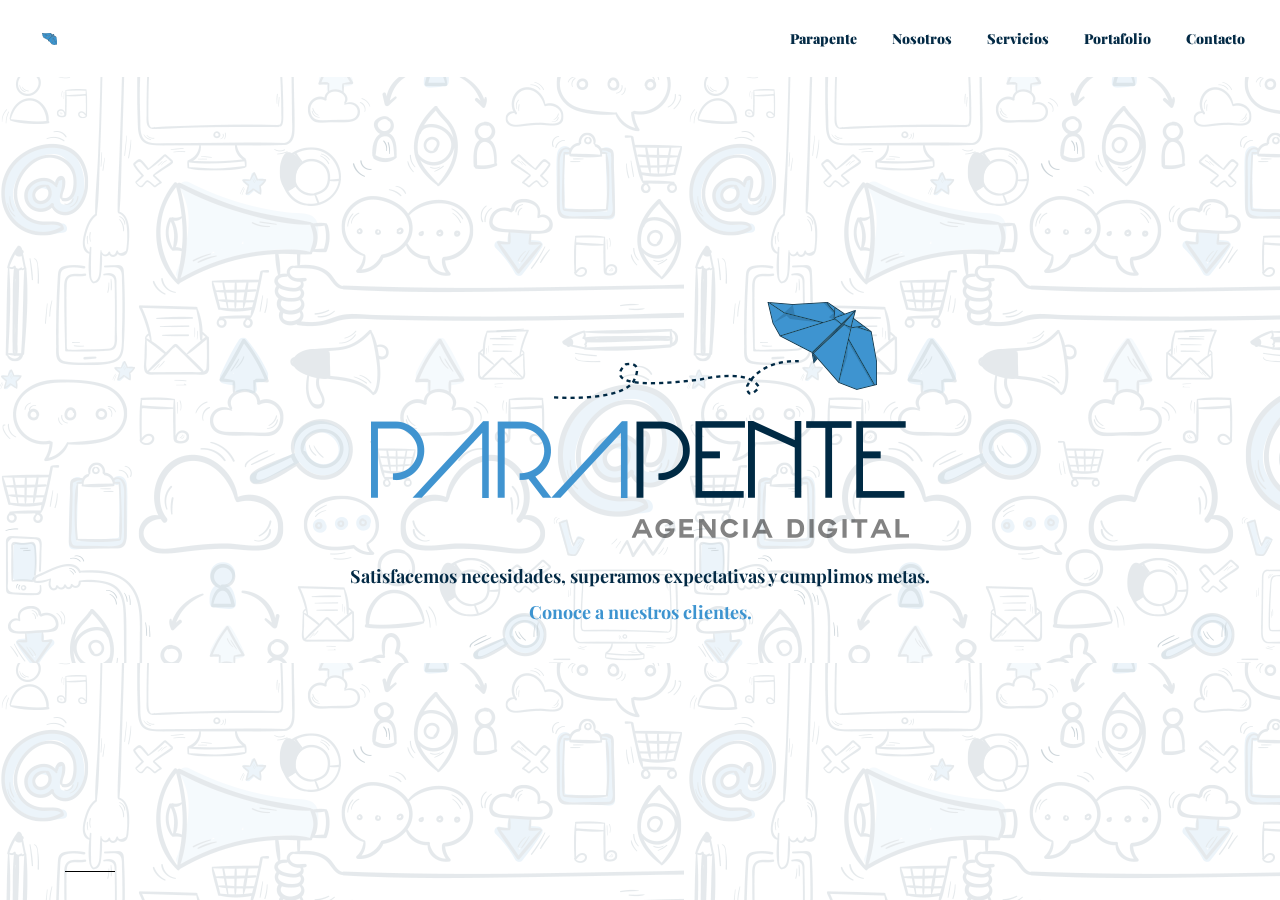
<file: index.html>
<!DOCTYPE html>
<html lang="en">
<head>
    <meta http-equiv="content-type" content="text/html; charset=utf-8" />
    <meta name="format-detection" content="telephone=no" />
    <meta name="apple-mobile-web-app-capable" content="yes" />
    <meta name="viewport" content="width=device-width, initial-scale=1, maximum-scale=1.0, user-scalable=no, minimal-ui"/>
    
    <link href="https://fonts.googleapis.com/css?family=Playfair+Display:400,700,900" rel="stylesheet" />
    <link href="css/bootstrap.min.css" rel="stylesheet" type="text/css" />
    <link href="css/bootstrap.extension.css" rel="stylesheet" type="text/css" />
    <link href="css/style.css" rel="stylesheet" type="text/css" />
    <link href="css/swiper.css" rel="stylesheet" type="text/css" />
    <link href="css/font-awesome.min.css" rel="stylesheet" type="text/css" />

    <link rel="shortcut icon" href="img/logo.ico"/>
    <title>Parapente Agencia Digital</title>
</head>
<body>

    <!-- LOADER -->
    <div id="loader-wrapper"></div>

    <!-- HEADER -->
    <header class="type-3">
        <div class="header-wrapper" style="background-image: url(img/);">
            <a id="logo" href="index"><img src="img/logo.ico" alt="" /></a>
            <div class="hamburger-icon">
                <span></span>
                <span></span>
                <span></span>
                <span></span>
            </div>
            <div class="follow style-1">
                <a class="entry" href="https://www.facebook.com/ParapenteAgencia" target="_blank"><i class="fa fa-facebook"></i></a>
            </div>
        </div>
        <div class="navigation-wrapper" style="background-image: url(img/FONDOBLANCO.png);">
            <nav>
                <ul>
                    <li>
                        <a href="index" style="color: #032A45;"><p>Parapente</p></a>
                    </li>
                    <li>
                        <a href="nosotros" style="color: #032A45;"><p>Nosotros</p></a>
                    </li>
                    <li><a href="servicios" style="color: #032A45;"><p>Servicios</p></a></li>
                    <li>
                        <a href="portafolio" style="color: #032A45;"><p>Portafolio</p></a>
                    </li>
                    <li>
                        <a href="contacto" style="color: #032A45;"><p>Contacto</p></a>
                    </li>
                </ul>
            </nav>
        </div>
    </header>

    <div id="content-block">

        <div class="swiper-entry slider-1">
            <div class="swiper-container full-screen-height" data-direction="vertical" data-parallax="1" data-mousewheel="1" data-speed="1000">
                <div class="swiper-button-prev"></div>
                <div class="swiper-button-next"></div>
                <div class="swiper-wrapper">
                    <div class="swiper-slide"> 
                        <div>
                            <div class="sl right-align"></div>
                            <div class="leftside-middle valign-middle" style="background-image: url(img/fondoblancoCOMPLETO.png);">
                                <div class="valign-middle-content">
                                <div align="center">
                                        <div class="content" data-swiper-parallax-y="-70%">
                                            <div class="text">
                                                <div class="text-container">
                                                    <div class="align" style="margin-bottom:70px;">
                                                        <div class="h3 title"><img src="img/logoindex.png" id="logoindex"></div>
                                                        <b><p class="sa description" style="font-size: 18px; color: #032A45">Satisfacemos necesidades, superamos expectativas y cumplimos metas.</p></b>
                                                        <br>
                                                        <strong><a href="portafolio#nuestrosclientes" style="font-size: 18px; color: #3D94D0">Conoce a nuestros clientes.</a></strong>
                                                    </div>
                                                </div>
                                            </div>
                                    </div>
                                </div>
                            </div>
                        </div>
                        <div class="sl left-align"></div>
                    </div>
                    
                </div>
                <div class="swiper-slide"> 
                    <div class="leftside">
                        <div class="leftside-middle valign-middle" style="background-image: url(img/bannermenudesplegable.png);">
                            <div class="valign-middle-content">
                                <div class="banner-frame" data-swiper-parallax-y="-100%">
                                    <div class="content" data-swiper-parallax-y="-70%">
                                        <div class="text">
                                            <div class="text-container">
                                                <div class="align">
                                                    <div class="h3 title" style="color: white;"><span class="ht-1"><p>Nuestros servicios</p></span></div>
                                                    <b><p class="sa description" style="font-size: 18px; color: white">La solucion que requieres para tus necesidades de publicidad.</p></b>
                                                    <br>
                                                    <a href="servicios" style="font-size: 18px; color: white">Conoce más.</a>
                                                </div>
                                            </div>
                                        </div>
                                    </div>
                                </div>
                                </div>
                            </div>
                            <div class="sl left-align"></div>
                        </div>
                        <a class="right-top lightbox" href="img/index/imagen3.png" data-swiper-parallax-y="100%">
                            <div class="content" style="background-image: url(img/index/imagen3.png);"></div>
                            <div class="content" style="background-image: url(img/index/imagen3.png);"></div>
                        </a>
                        <a class="right-bottom lightbox" href="img/index/imagen4.png" data-swiper-parallax-y="100%">
                            <div class="content" style="background-image: url(img/index/imagen4.png);"></div>
                            <div class="content" style="background-image: url(img/index/imagen4.png);"></div>
                        </a>
                    </div>
                    <div class="swiper-slide"> 
                        <div class="leftside">
                            <div class="leftside-middle valign-middle" style="background-image: url(img/FONDOBLANCO.png);">
                                <div class="valign-middle-content">
                                <div class="banner-frame" data-swiper-parallax-y="-100%">
                                    <div class="content" data-swiper-parallax-y="-70%">
                                        <div class="text">
                                            <div class="text-container">
                                                <div class="align">
                                                    <div class="h3 title"><span class="ht-1"><p href="#" style="color: #032A45;">Últimos proyectos</a></span></div>
                                                    <b><div class="sa description"><p style="font-size: 18px; color: #032A45">Plasmando creatividad en todo lo que realizamos.</p></div></b>
                                                    <br>
                                                    <a href="portafolio" style="font-size: 18px; color: #3D94D0">Ver portafolio.</a>
                                                </div>
                                            </div>
                                        </div>
                                    </div>
                                </div>
                                </div>
                            </div>
                            <div class="sl left-align"></div>
                        </div>
                        <a class="right-top lightbox" href="img/index/imagen1.png" data-swiper-parallax-y="100%">
                            <div class="content" style="background-image: url(img/index/imagen1.png);"></div>
                            <div class="content" style="background-image: url(img/index/imagen1.png);"></div>
                        </a>
                        <a class="right-bottom lightbox" href="img/index/imagen2.png" data-swiper-parallax-y="100%">
                            <div class="content" style="background-image: url(img/index/imagen2.png);"></div>
                            <div class="content" style="background-image: url(img/index/imagen2.png);"></div>
                        </a>
                    </div>
                </div>
            </div>
        </div>

    </div>


    <div class="phone-marker visible-xs"></div><div class="tablet-marker visible-sm"></div>

    <script src="js/jquery-2.2.4.min.js"></script>
    <script src="js/swiper.jquery.min.js"></script>
    <script src="js/global.js"></script>

    <!-- lightbox -->
    <link href="css/simplelightbox.css" rel="stylesheet" type="text/css" />
    <script src="js/simple-lightbox.min.js"></script>

</body>
</html>
</file>
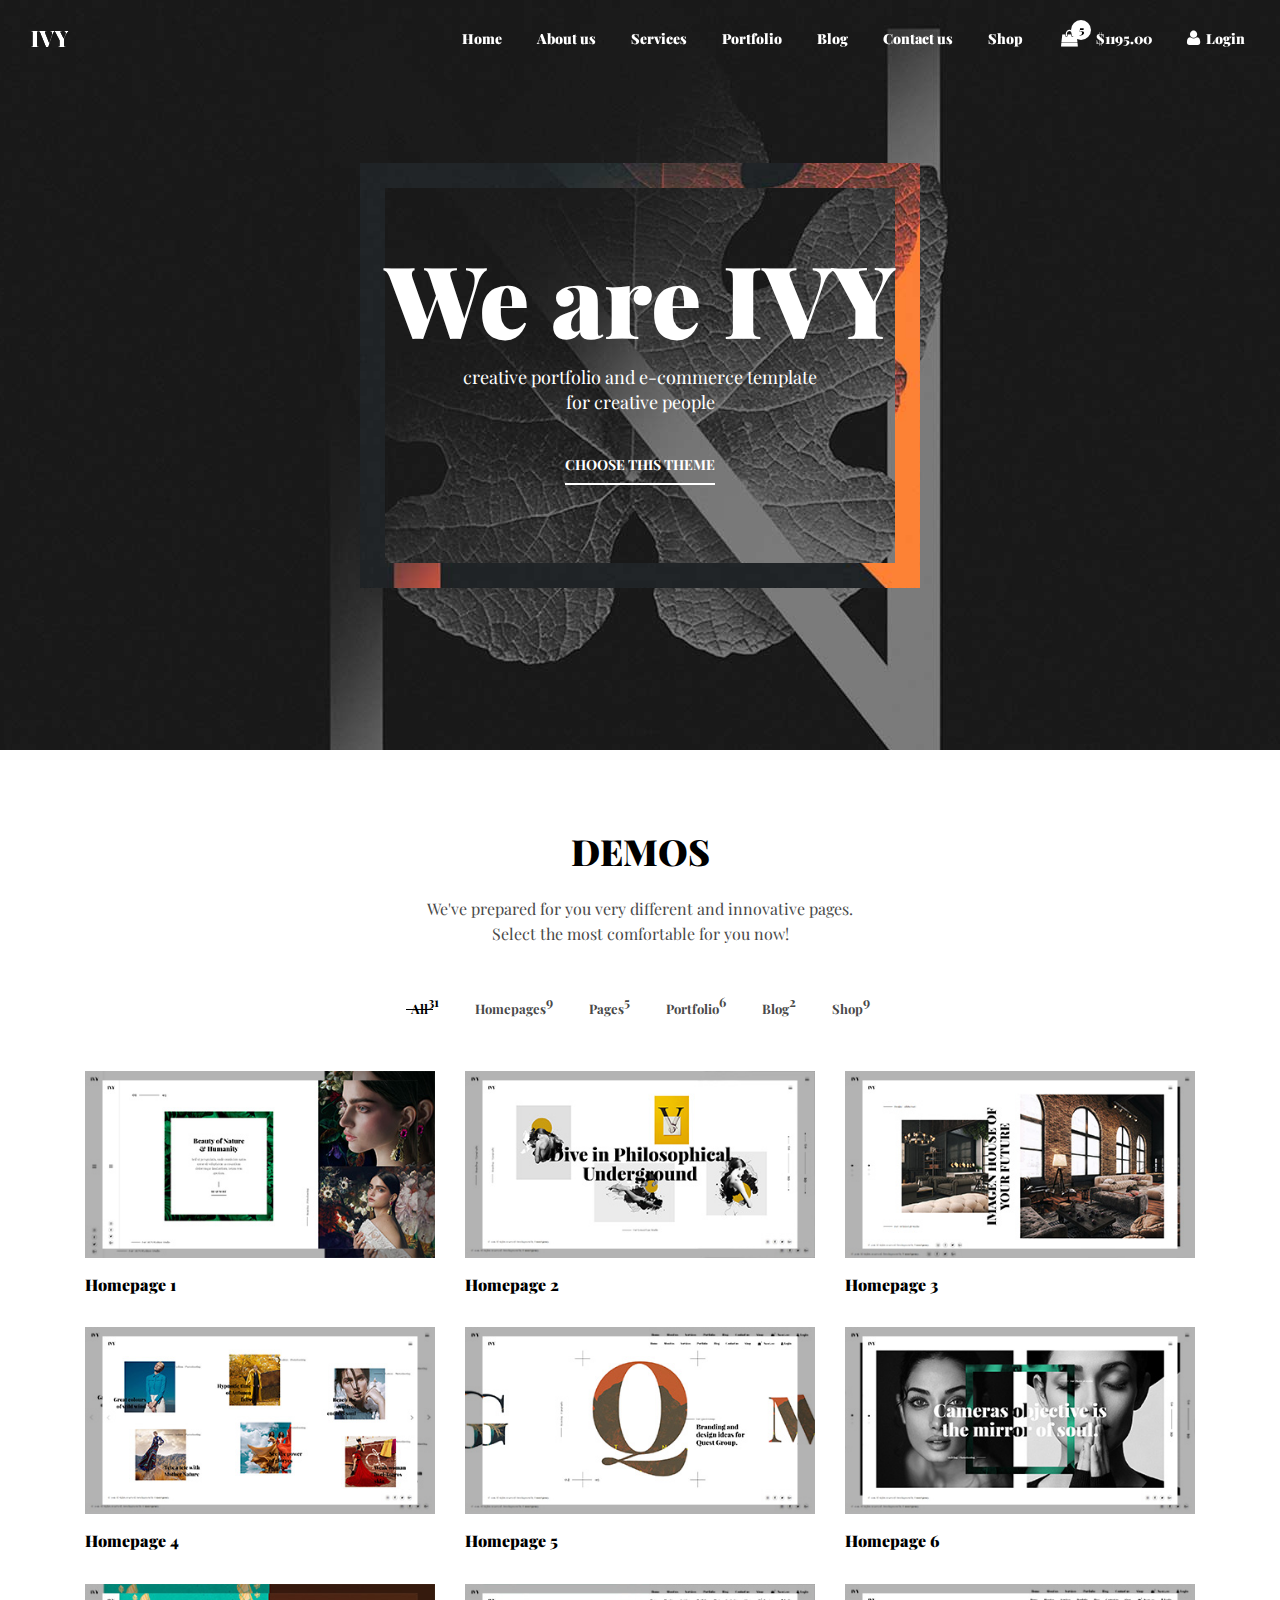
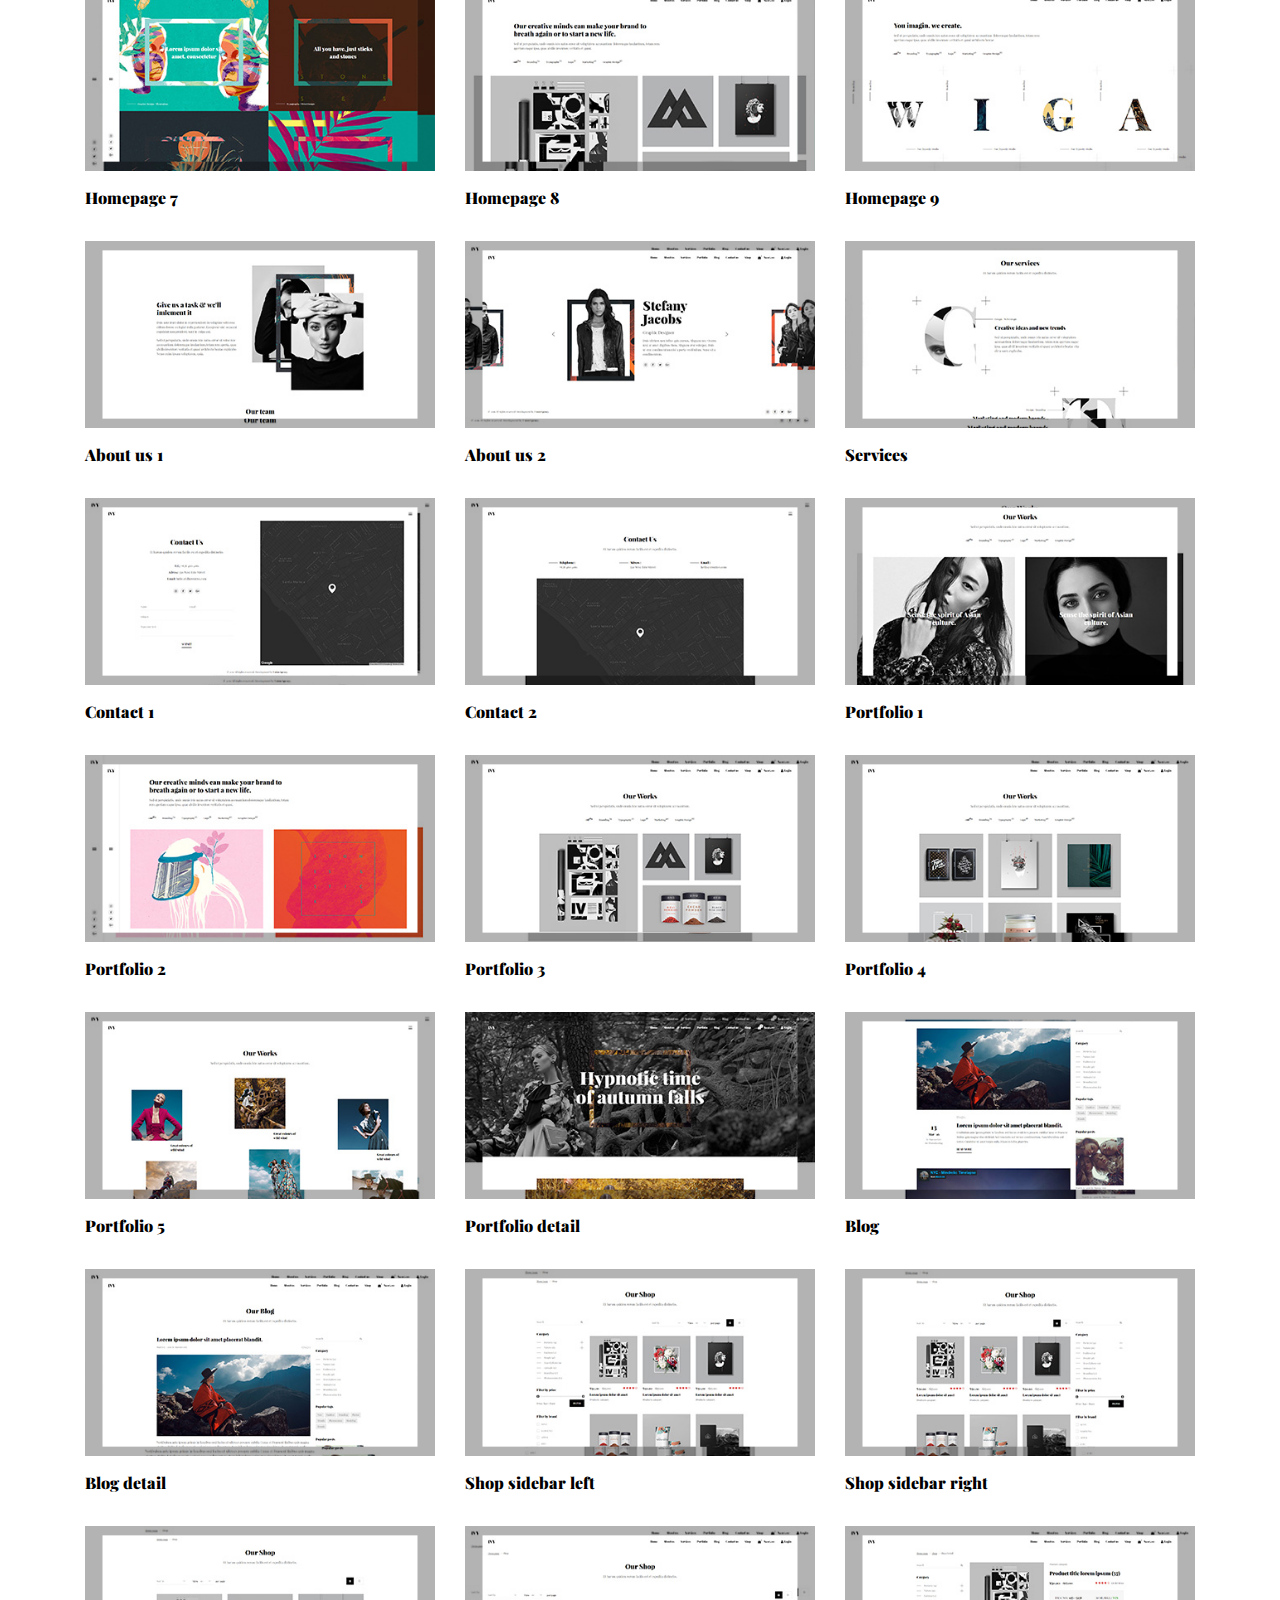
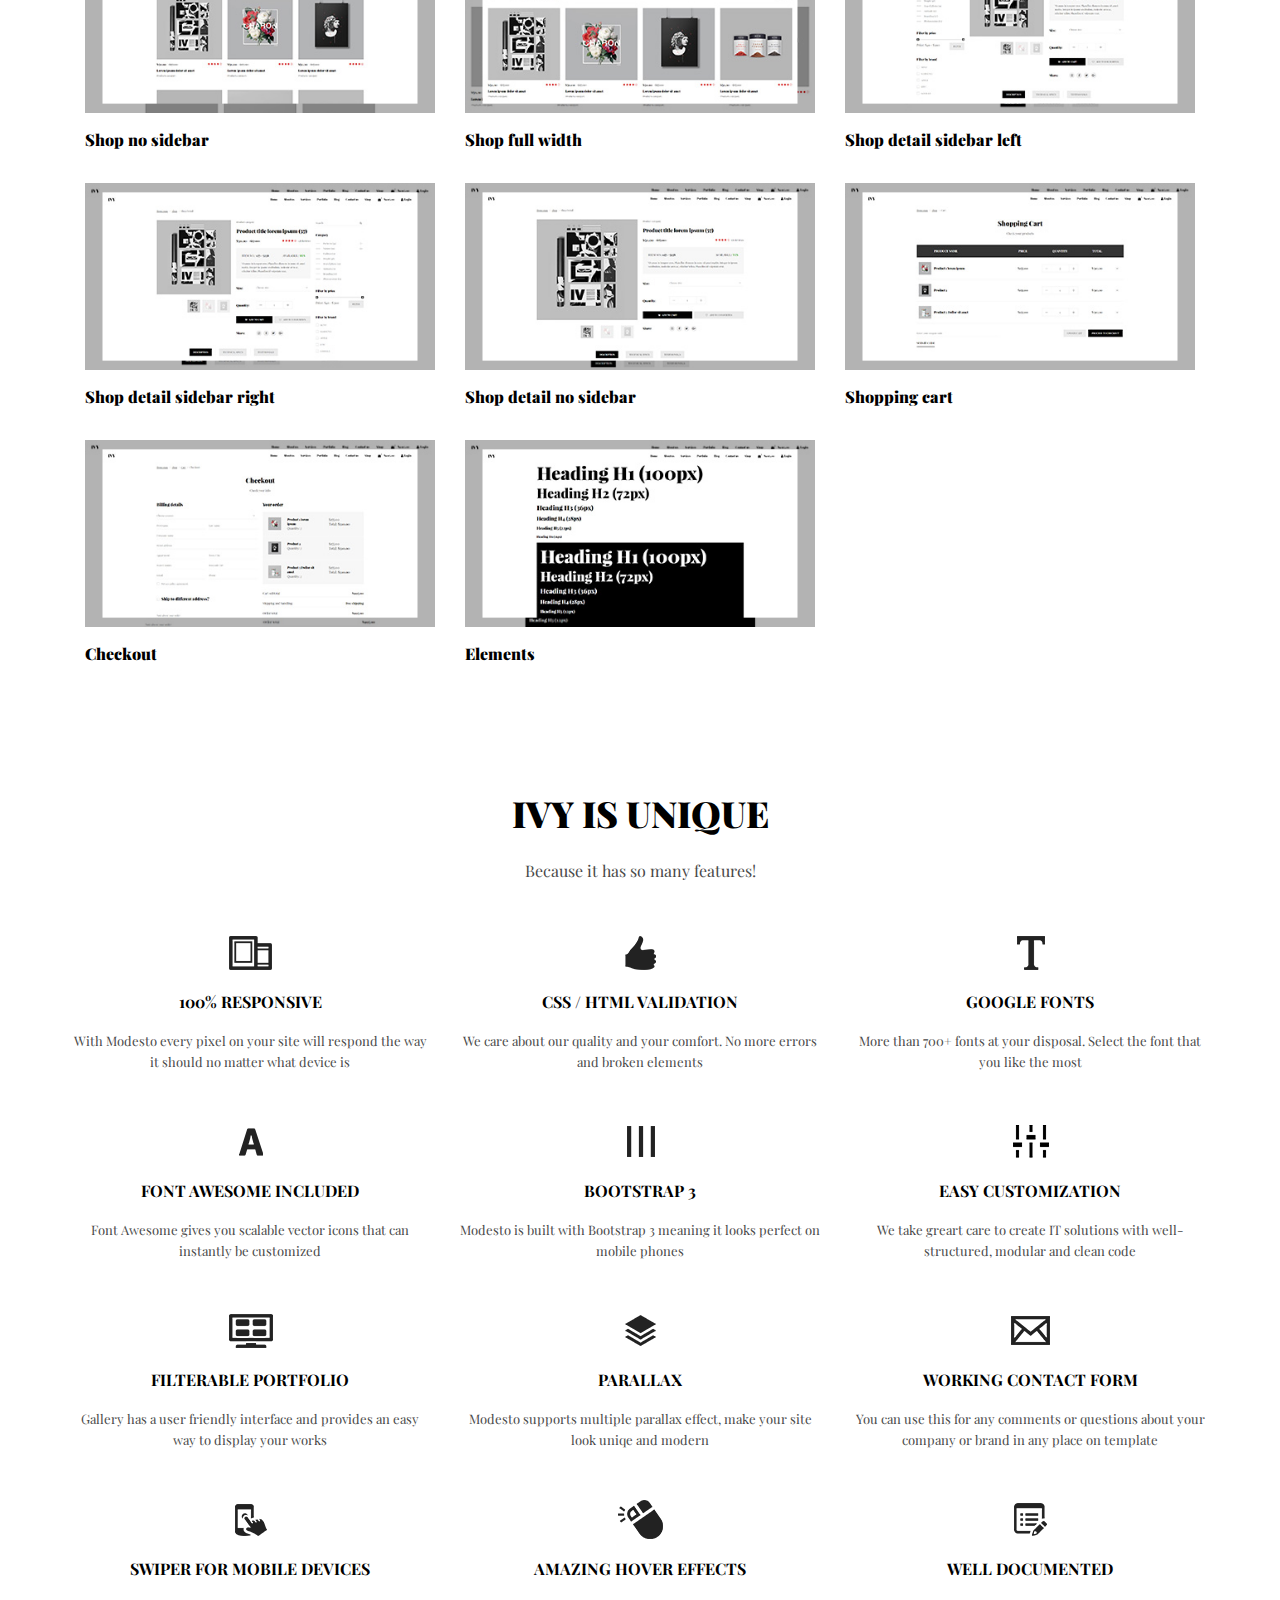
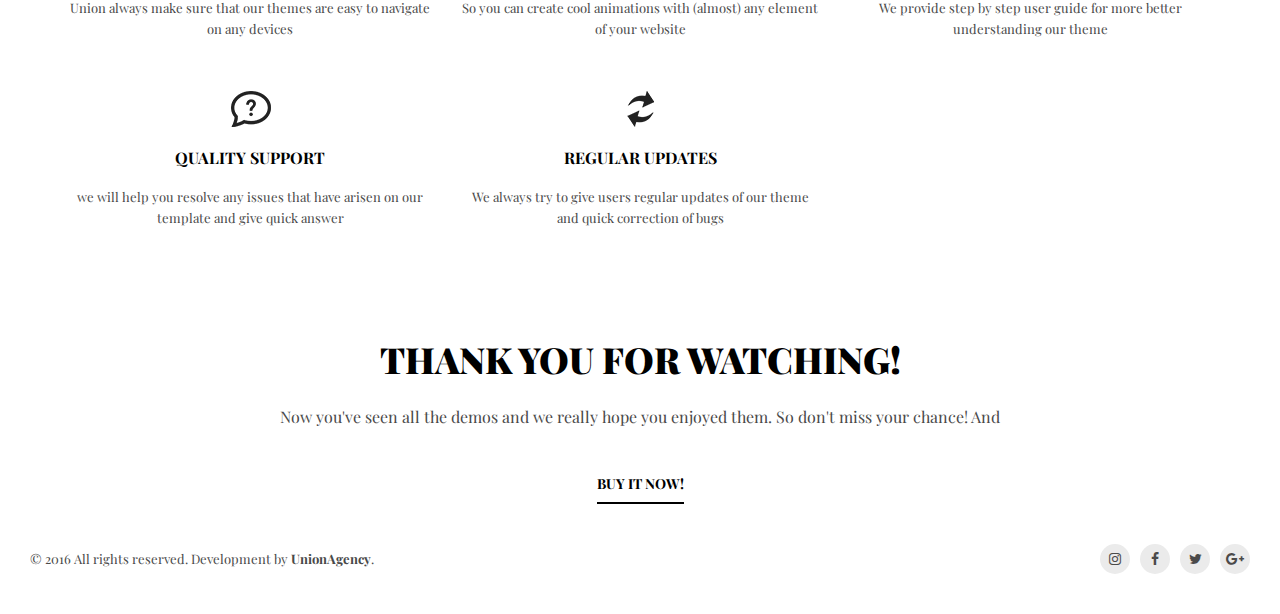
<file: presentation/index.html>
<!DOCTYPE html>
<html lang="en">
<head>
    <base href="../">

	<meta http-equiv="content-type" content="text/html; charset=utf-8" />
    <meta name="format-detection" content="telephone=no" />
    <meta name="apple-mobile-web-app-capable" content="yes" />
    <meta name="viewport" content="width=device-width, initial-scale=1, maximum-scale=1.0, user-scalable=no, minimal-ui"/>
    
    <link href="https://fonts.googleapis.com/css?family=Playfair+Display:400,700,900" rel="stylesheet" />
    <link href="css/bootstrap.min.css" rel="stylesheet" type="text/css" />
    <link href="css/bootstrap.extension.css" rel="stylesheet" type="text/css" />
    <link href="css/style.css" rel="stylesheet" type="text/css" />
    <link href="css/swiper.css" rel="stylesheet" type="text/css" />
    <link href="css/font-awesome.min.css" rel="stylesheet" type="text/css" />

    <style>
        .presentation-entry{padding: 0 15px; max-width: 410px; margin: 0 auto;}
        .presentation-content{padding: 15px 0 30px 0;}
        .features-item-wrapper{padding-bottom: 50px;}
        .features-item-wrapper:nth-child(3n+1){clear: both;}
        .features-item-margin{margin-top: -50px;}
        /* Tablets (>=768px)*/
        @media (max-width: 991px) {
            .features-item-wrapper:nth-child(3n+1){clear: none;}
            .features-item-wrapper:nth-child(2n+1){clear: both;}
        }
        /*Phones (<768px)*/
        @media (max-width: 767px) {
            .features-item-wrapper{padding-bottom: 30px;}
            .features-item-margin{margin-top: -30px;}
        }

        .mouseover-1 img:nth-child(2) {transform: scale(.9); -webkit-transform: scale(.9);}
        .mouseover-1:hover img:nth-child(2) {transform: scale(1); -webkit-transform: scale(1);}
    </style>

    <link rel="shortcut icon" href="img/favicon.ico" />
  	<title>IVY</title>
</head>
<body>

    <!-- LOADER -->
    <div id="loader-wrapper"></div>

    <!-- HEADER -->
    <header class="type-3 transparent light">
        <div class="header-wrapper">
            <a id="logo" href="index1.html"><img src="img/logo-1.png" alt="" /></a>
            <div class="hamburger-icon">
                <span></span>
                <span></span>
                <span></span>
                <span></span>
            </div>
            <div class="follow style-1">
                <a class="entry" href="https://www.instagram.com/" target="_blank"><i class="fa fa-instagram"></i></a>
                <a class="entry" href="https://www.facebook.com/" target="_blank"><i class="fa fa-facebook"></i></a>
                <a class="entry" href="https://twitter.com/" target="_blank"><i class="fa fa-twitter"></i></a>
                <a class="entry" href="https://plus.google.com/" target="_blank"><i class="fa fa-google-plus"></i></a>
            </div>
        </div>
        <div class="navigation-wrapper">
            <nav>
                <ul>
                    <li>
                        <a href="index1.html">Home</a>
                        <div class="toggle-menu"></div>
                        <ul>
                            <li><a href="index1.html">Homepage 1</a></li>
                            <li><a href="index2.html">Homepage 2</a></li>
                            <li><a href="index3.html">Homepage 3</a></li>
                            <li><a href="index4.html">Homepage 4</a></li>
                            <li><a href="index5.html">Homepage 5</a></li>
                            <li><a href="index6.html">Homepage 6</a></li>
                            <li><a href="index7.html">Homepage 7</a></li>
                            <li><a href="index8.html">Homepage 8</a></li>
                            <li><a href="index9.html">Homepage 9</a></li>
                        </ul>
                    </li>
                    <li>
                        <a href="about1.html">About us</a>
                        <div class="toggle-menu"></div>
                        <ul>
                            <li><a href="about1.html">About us 1</a></li>
                            <li><a href="about2.html">About us 2</a></li>
                        </ul>
                    </li>
                    <li><a href="services1.html">Services</a></li>
                    <li>
                        <a href="portfolio1.html">Portfolio</a>
                        <div class="toggle-menu"></div>
                        <ul>
                            <li><a href="portfolio1.html">Portfolio landing 1</a></li>
                            <li><a href="portfolio2.html">Portfolio landing 2</a></li>
                            <li><a href="portfolio3.html">Portfolio landing 3</a></li>
                            <li><a href="portfolio4.html">Portfolio landing 4</a></li>
                            <li><a href="portfolio5.html">Portfolio landing 5</a></li>
                            <li><a href="portfoliodetail1.html">Portfolio detail</a></li>
                        </ul>
                    </li>
                    <li>
                        <a href="blog1.html">Blog</a>
                        <div class="toggle-menu"></div>
                        <ul>
                            <li><a href="blog1.html">Blog landing</a></li>
                            <li><a href="blogdetail1.html">Blog detail</a></li>
                        </ul>
                    </li>
                    <li>
                        <a href="contact1.html">Contact us</a>
                        <div class="toggle-menu"></div>
                        <ul>
                            <li><a href="contact1.html">Contact 1</a></li>
                            <li><a href="contact2.html">Contact 2</a></li>
                        </ul>
                    </li>
                    <li>
                        <a href="shop1.html">Shop</a>
                        <div class="toggle-menu"></div>
                        <ul>
                            <li><a href="shop1.html">Shop sidebar left</a></li>
                            <li><a href="shop2.html">Shop sidebar right</a></li>
                            <li><a href="shop3.html">Shop no sidebar</a></li>
                            <li><a href="shop4.html">Shop full width</a></li>
                            <li><a href="shopdetail1.html">Shop detail sidebar left</a></li>
                            <li><a href="shopdetail2.html">Shop detail sidebar right</a></li>
                            <li><a href="shopdetail3.html">Shop detail no sidebart</a></li>
                            <li><a href="cart.html">Shopping cart</a></li>
                            <li><a href="checkout.html">Checkout</a></li>
                        </ul>
                    </li>
                    <li>
                        <a href="cart.html">
                            <span class="cart-icon">
                                <i class="fa fa-shopping-bag" aria-hidden="true"></i>
                                <span class="cart-label">5</span>
                            </span>
                            <span class="cart-title">$1195.00</span>
                        </a>
                    </li>
                    <li>
                        <a class="open-popup" data-rel="1"><i class="fa fa-user" aria-hidden="true"></i> Login</a>
                    </li>
                </ul>
            </nav>
        </div>
    </header>

    <div class="banner-shortcode" style="background-image: url(presentation/img/background.jpg);">
        <div class="banner-frame border-image" style="border-image-source: url(presentation/img/background_.jpg);"></div>
        <div class="container">
            <div class="row">
                <div class="col-md-12">
                    <div class="align">
                        <h1 class="h1 light">We are IVY</h1>
                        <div class="empty-space col-xs-b15"></div>
                        <div class="sa light large">creative portfolio and e-commerce template <br/> for creative people</div>
                        <div class="empty-space col-xs-b30"></div>
                        <a class="button light" href="#">choose this theme</a>
                    </div>
                </div>
            </div>
        </div>
    </div>

    <div id="content-block">

        <div class="container">

            <div class="empty-space col-xs-b40 col-sm-b80"></div>

            <div class="row">
                <div class="col-md-12 text-center">
                    <article class="sa">
                        <h3>DEMOS</h3>
                        <p>We've prepared for you very different and innovative pages. <br/> Select the most comfortable for you now!</p>
                    </article>
                    <div class="empty-space col-xs-b25 col-sm-b50"></div>
                </div>
                <div class="col-md-12 text-center">
                    <div class="sorting-menu">
                        <div class="title">All</div>
                        <div class="toggle">
                            <a class="active" data-filter="*"><span class="text">All</span><span class="number">31</span></a>
                            <a data-filter=".filter-1"><span class="text">Homepages</span><span class="number">9</span></a>
                            <a data-filter=".filter-2"><span class="text">Pages</span><span class="number">5</span></a>
                            <a data-filter=".filter-3"><span class="text">Portfolio</span><span class="number">6</span></a>
                            <a data-filter=".filter-4"><span class="text">Blog</span><span class="number">2</span></a>
                            <a data-filter=".filter-5"><span class="text">Shop</span><span class="number">9</span></a>
                        </div>
                    </div>
                    <div class="empty-space col-xs-b25 col-sm-b50"></div>
                </div>
            </div>
            

            <div class="sorting-container portfolio-1">
                <div class="grid-sizer w33"></div>



                <div class="sorting-item w33 filter-1">
                    <div class="presentation-entry">
                        <a class="mouseover-1" href="index1.html" target="_blank">
                            <img src="presentation/img/1.jpg" alt="" />
                            <img src="presentation/img/1.jpg" alt="" />
                        </a>
                        <div class="presentation-content">
                            <div class="h6"><span class="ht-2"><a href="index1.html" target="_blank">Homepage 1</a></span></div>
                        </div>
                    </div>
                </div>
                <div class="sorting-item w33 filter-1">
                    <div class="presentation-entry">
                        <a class="mouseover-1" href="index2.html" target="_blank">
                            <img src="presentation/img/2.jpg" alt="" />
                            <img src="presentation/img/2.jpg" alt="" />
                        </a>
                        <div class="presentation-content">
                            <div class="h6"><span class="ht-2"><a href="index2.html" target="_blank">Homepage 2</a></span></div>
                        </div>
                    </div>
                </div>
                <div class="sorting-item w33 filter-1">
                    <div class="presentation-entry">
                        <a class="mouseover-1" href="index3.html" target="_blank">
                            <img src="presentation/img/3.jpg" alt="" />
                            <img src="presentation/img/3.jpg" alt="" />
                        </a>
                        <div class="presentation-content">
                            <div class="h6"><span class="ht-2"><a href="index3.html" target="_blank">Homepage 3</a></span></div>
                        </div>
                    </div>
                </div>
                <div class="sorting-item w33 filter-1">
                    <div class="presentation-entry">
                        <a class="mouseover-1" href="index4.html" target="_blank">
                            <img src="presentation/img/4.jpg" alt="" />
                            <img src="presentation/img/4.jpg" alt="" />
                        </a>
                        <div class="presentation-content">
                            <div class="h6"><span class="ht-2"><a href="index4.html" target="_blank">Homepage 4</a></span></div>
                        </div>
                    </div>
                </div>
                <div class="sorting-item w33 filter-1">
                    <div class="presentation-entry">
                        <a class="mouseover-1" href="index5.html" target="_blank">
                            <img src="presentation/img/5.jpg" alt="" />
                            <img src="presentation/img/5.jpg" alt="" />
                        </a>
                        <div class="presentation-content">
                            <div class="h6"><span class="ht-2"><a href="index5.html" target="_blank">Homepage 5</a></span></div>
                        </div>
                    </div>
                </div>
                <div class="sorting-item w33 filter-1">
                    <div class="presentation-entry">
                        <a class="mouseover-1" href="index6.html" target="_blank">
                            <img src="presentation/img/6.jpg" alt="" />
                            <img src="presentation/img/6.jpg" alt="" />
                        </a>
                        <div class="presentation-content">
                            <div class="h6"><span class="ht-2"><a href="index6.html" target="_blank">Homepage 6</a></span></div>
                        </div>
                    </div>
                </div>
                <div class="sorting-item w33 filter-1">
                    <div class="presentation-entry">
                        <a class="mouseover-1" href="index7.html" target="_blank">
                            <img src="presentation/img/7.jpg" alt="" />
                            <img src="presentation/img/7.jpg" alt="" />
                        </a>
                        <div class="presentation-content">
                            <div class="h6"><span class="ht-2"><a href="index7.html" target="_blank">Homepage 7</a></span></div>
                        </div>
                    </div>
                </div>
                <div class="sorting-item w33 filter-1">
                    <div class="presentation-entry">
                        <a class="mouseover-1" href="index8.html" target="_blank">
                            <img src="presentation/img/8.jpg" alt="" />
                            <img src="presentation/img/8.jpg" alt="" />
                        </a>
                        <div class="presentation-content">
                            <div class="h6"><span class="ht-2"><a href="index8.html" target="_blank">Homepage 8</a></span></div>
                        </div>
                    </div>
                </div>
                <div class="sorting-item w33 filter-1">
                    <div class="presentation-entry">
                        <a class="mouseover-1" href="index9.html" target="_blank">
                            <img src="presentation/img/9.jpg" alt="" />
                            <img src="presentation/img/9.jpg" alt="" />
                        </a>
                        <div class="presentation-content">
                            <div class="h6"><span class="ht-2"><a href="index9.html" target="_blank">Homepage 9</a></span></div>
                        </div>
                    </div>
                </div>



                <div class="sorting-item w33 filter-2">
                    <div class="presentation-entry">
                        <a class="mouseover-1" href="about1.html" target="_blank">
                            <img src="presentation/img/11.jpg" alt="" />
                            <img src="presentation/img/11.jpg" alt="" />
                        </a>
                        <div class="presentation-content">
                            <div class="h6"><span class="ht-2"><a href="about1.html" target="_blank">About us 1</a></span></div>
                        </div>
                    </div>
                </div>
                <div class="sorting-item w33 filter-2">
                    <div class="presentation-entry">
                        <a class="mouseover-1" href="about2.html" target="_blank">
                            <img src="presentation/img/32.jpg" alt="" />
                            <img src="presentation/img/32.jpg" alt="" />
                        </a>
                        <div class="presentation-content">
                            <div class="h6"><span class="ht-2"><a href="about2.html" target="_blank">About us 2</a></span></div>
                        </div>
                    </div>
                </div>
                <div class="sorting-item w33 filter-2">
                    <div class="presentation-entry">
                        <a class="mouseover-1" href="services1.html" target="_blank">
                            <img src="presentation/img/12.jpg" alt="" />
                            <img src="presentation/img/12.jpg" alt="" />
                        </a>
                        <div class="presentation-content">
                            <div class="h6"><span class="ht-2"><a href="services1.html" target="_blank">Services</a></span></div>
                        </div>
                    </div>
                </div>
                <div class="sorting-item w33 filter-2">
                    <div class="presentation-entry">
                        <a class="mouseover-1" href="contact1.html" target="_blank">
                            <img src="presentation/img/13.jpg" alt="" />
                            <img src="presentation/img/13.jpg" alt="" />
                        </a>
                        <div class="presentation-content">
                            <div class="h6"><span class="ht-2"><a href="contact1.html" target="_blank">Contact 1</a></span></div>
                        </div>
                    </div>
                </div>
                <div class="sorting-item w33 filter-2">
                    <div class="presentation-entry">
                        <a class="mouseover-1" href="contact2.html" target="_blank">
                            <img src="presentation/img/14.jpg" alt="" />
                            <img src="presentation/img/14.jpg" alt="" />
                        </a>
                        <div class="presentation-content">
                            <div class="h6"><span class="ht-2"><a href="contact2.html" target="_blank">Contact 2</a></span></div>
                        </div>
                    </div>
                </div>



                <div class="sorting-item w33 filter-3">
                    <div class="presentation-entry">
                        <a class="mouseover-1" href="portfolio1.html" target="_blank">
                            <img src="presentation/img/10.jpg" alt="" />
                            <img src="presentation/img/10.jpg" alt="" />
                        </a>
                        <div class="presentation-content">
                            <div class="h6"><span class="ht-2"><a href="portfolio1.html" target="_blank">Portfolio 1</a></span></div>
                        </div>
                    </div>
                </div>
                <div class="sorting-item w33 filter-3">
                    <div class="presentation-entry">
                        <a class="mouseover-1" href="portfolio2.html" target="_blank">
                            <img src="presentation/img/15.jpg" alt="" />
                            <img src="presentation/img/15.jpg" alt="" />
                        </a>
                        <div class="presentation-content">
                            <div class="h6"><span class="ht-2"><a href="portfolio2.html" target="_blank">Portfolio 2</a></span></div>
                        </div>
                    </div>
                </div>
                <div class="sorting-item w33 filter-3">
                    <div class="presentation-entry">
                        <a class="mouseover-1" href="portfolio3.html" target="_blank">
                            <img src="presentation/img/16.jpg" alt="" />
                            <img src="presentation/img/16.jpg" alt="" />
                        </a>
                        <div class="presentation-content">
                            <div class="h6"><span class="ht-2"><a href="portfolio3.html" target="_blank">Portfolio 3</a></span></div>
                        </div>
                    </div>
                </div>
                <div class="sorting-item w33 filter-3">
                    <div class="presentation-entry">
                        <a class="mouseover-1" href="portfolio4.html" target="_blank">
                            <img src="presentation/img/17.jpg" alt="" />
                            <img src="presentation/img/17.jpg" alt="" />
                        </a>
                        <div class="presentation-content">
                            <div class="h6"><span class="ht-2"><a href="portfolio4.html" target="_blank">Portfolio 4</a></span></div>
                        </div>
                    </div>
                </div>
                <div class="sorting-item w33 filter-3">
                    <div class="presentation-entry">
                        <a class="mouseover-1" href="portfolio5.html" target="_blank">
                            <img src="presentation/img/18.jpg" alt="" />
                            <img src="presentation/img/18.jpg" alt="" />
                        </a>
                        <div class="presentation-content">
                            <div class="h6"><span class="ht-2"><a href="portfolio5.html" target="_blank">Portfolio 5</a></span></div>
                        </div>
                    </div>
                </div>
                <div class="sorting-item w33 filter-3">
                    <div class="presentation-entry">
                        <a class="mouseover-1" href="portfoliodetail1.html" target="_blank">
                            <img src="presentation/img/19.jpg" alt="" />
                            <img src="presentation/img/19.jpg" alt="" />
                        </a>
                        <div class="presentation-content">
                            <div class="h6"><span class="ht-2"><a href="portfoliodetail1.html" target="_blank">Portfolio detail</a></span></div>
                        </div>
                    </div>
                </div>



                <div class="sorting-item w33 filter-4">
                    <div class="presentation-entry">
                        <a class="mouseover-1" href="blog1.html" target="_blank">
                            <img src="presentation/img/20.jpg" alt="" />
                            <img src="presentation/img/20.jpg" alt="" />
                        </a>
                        <div class="presentation-content">
                            <div class="h6"><span class="ht-2"><a href="blog1.html" target="_blank">Blog</a></span></div>
                        </div>
                    </div>
                </div>
                <div class="sorting-item w33 filter-4">
                    <div class="presentation-entry">
                        <a class="mouseover-1" href="blogdetail1.html" target="_blank">
                            <img src="presentation/img/21.jpg" alt="" />
                            <img src="presentation/img/21.jpg" alt="" />
                        </a>
                        <div class="presentation-content">
                            <div class="h6"><span class="ht-2"><a href="blogdetail1.html" target="_blank">Blog detail</a></span></div>
                        </div>
                    </div>
                </div>



                <div class="sorting-item w33 filter-5">
                    <div class="presentation-entry">
                        <a class="mouseover-1" href="shop1.html" target="_blank">
                            <img src="presentation/img/22.jpg" alt="" />
                            <img src="presentation/img/22.jpg" alt="" />
                        </a>
                        <div class="presentation-content">
                            <div class="h6"><span class="ht-2"><a href="shop1.html" target="_blank">Shop sidebar left</a></span></div>
                        </div>
                    </div>
                </div>
                <div class="sorting-item w33 filter-5">
                    <div class="presentation-entry">
                        <a class="mouseover-1" href="shop2.html" target="_blank">
                            <img src="presentation/img/23.jpg" alt="" />
                            <img src="presentation/img/23.jpg" alt="" />
                        </a>
                        <div class="presentation-content">
                            <div class="h6"><span class="ht-2"><a href="shop2.html" target="_blank">Shop sidebar right</a></span></div>
                        </div>
                    </div>
                </div>
                <div class="sorting-item w33 filter-5">
                    <div class="presentation-entry">
                        <a class="mouseover-1" href="shop3.html" target="_blank">
                            <img src="presentation/img/24.jpg" alt="" />
                            <img src="presentation/img/24.jpg" alt="" />
                        </a>
                        <div class="presentation-content">
                            <div class="h6"><span class="ht-2"><a href="shop3.html" target="_blank">Shop no sidebar</a></span></div>
                        </div>
                    </div>
                </div>
                <div class="sorting-item w33 filter-5">
                    <div class="presentation-entry">
                        <a class="mouseover-1" href="shop4.html" target="_blank">
                            <img src="presentation/img/25.jpg" alt="" />
                            <img src="presentation/img/25.jpg" alt="" />
                        </a>
                        <div class="presentation-content">
                            <div class="h6"><span class="ht-2"><a href="shop4.html" target="_blank">Shop full width</a></span></div>
                        </div>
                    </div>
                </div>
                <div class="sorting-item w33 filter-5">
                    <div class="presentation-entry">
                        <a class="mouseover-1" href="shopdetail1.html" target="_blank">
                            <img src="presentation/img/26.jpg" alt="" />
                            <img src="presentation/img/26.jpg" alt="" />
                        </a>
                        <div class="presentation-content">
                            <div class="h6"><span class="ht-2"><a href="shopdetail1.html" target="_blank">Shop detail sidebar left</a></span></div>
                        </div>
                    </div>
                </div>
                <div class="sorting-item w33 filter-5">
                    <div class="presentation-entry">
                        <a class="mouseover-1" href="shopdetail2.html" target="_blank">
                            <img src="presentation/img/27.jpg" alt="" />
                            <img src="presentation/img/27.jpg" alt="" />
                        </a>
                        <div class="presentation-content">
                            <div class="h6"><span class="ht-2"><a href="shopdetail2.html" target="_blank">Shop detail sidebar right</a></span></div>
                        </div>
                    </div>
                </div>
                <div class="sorting-item w33 filter-5">
                    <div class="presentation-entry">
                        <a class="mouseover-1" href="shopdetail3.html" target="_blank">
                            <img src="presentation/img/28.jpg" alt="" />
                            <img src="presentation/img/28.jpg" alt="" />
                        </a>
                        <div class="presentation-content">
                            <div class="h6"><span class="ht-2"><a href="shopdetail3.html" target="_blank">Shop detail no sidebar</a></span></div>
                        </div>
                    </div>
                </div>
                <div class="sorting-item w33 filter-5">
                    <div class="presentation-entry">
                        <a class="mouseover-1" href="cart.html" target="_blank">
                            <img src="presentation/img/29.jpg" alt="" />
                            <img src="presentation/img/29.jpg" alt="" />
                        </a>
                        <div class="presentation-content">
                            <div class="h6"><span class="ht-2"><a href="cart.html" target="_blank">Shopping cart</a></span></div>
                        </div>
                    </div>
                </div>
                <div class="sorting-item w33 filter-5">
                    <div class="presentation-entry">
                        <a class="mouseover-1" href="checkout.html" target="_blank">
                            <img src="presentation/img/30.jpg" alt="" />
                            <img src="presentation/img/30.jpg" alt="" />
                        </a>
                        <div class="presentation-content">
                            <div class="h6"><span class="ht-2"><a href="checkout.html" target="_blank">Checkout</a></span></div>
                        </div>
                    </div>
                </div>



                <div class="sorting-item w33 filter-2">
                    <div class="presentation-entry">
                        <a class="mouseover-1" href="elements.html" target="_blank">
                            <img src="presentation/img/31.jpg" alt="" />
                            <img src="presentation/img/31.jpg" alt="" />
                        </a>
                        <div class="presentation-content">
                            <div class="h6"><span class="ht-2"><a href="elements.html" target="_blank">Elements</a></span></div>
                        </div>
                    </div>
                </div>

            </div>

            <div class="empty-space col-xs-b55 col-sm-b110"></div>

            <div class="row">
                <div class="col-md-12 text-center">
                    <article class="sa">
                        <h3>IVY IS UNIQUE</h3>
                        <p>Because it has so many features!</p>
                    </article>
                    <div class="empty-space col-xs-b25 col-sm-b50"></div>
                </div>
            </div>

            <div class="row">
                <div class="col-sm-6 col-md-4 features-item-wrapper">
                    <div class="features-item text-center">
                        <img src="presentation/img/icon-1.png" alt="" />
                        <div class="empty-space col-xs-b15"></div>
                        <div class="h6"><b>100% RESPONSIVE</b></div>
                        <div class="empty-space col-xs-b15"></div>
                        <div class="sa small">With Modesto every pixel on your site will respond the way it should no matter what device is</div>
                    </div>
                </div>
                <div class="col-sm-6 col-md-4 features-item-wrapper">
                    <div class="features-item text-center">
                        <img src="presentation/img/icon-2.png" alt="" />
                        <div class="empty-space col-xs-b15"></div>
                        <div class="h6"><b>CSS / HTML VALIDATION</b></div>
                        <div class="empty-space col-xs-b15"></div>
                        <div class="sa small">We care about our quality and your comfort. No more errors and broken elements</div>
                    </div>
                </div>
                <div class="col-sm-6 col-md-4 features-item-wrapper">
                    <div class="features-item text-center">
                        <img src="presentation/img/icon-3.png" alt="" />
                        <div class="empty-space col-xs-b15"></div>
                        <div class="h6"><b>GOOGLE FONTS</b></div>
                        <div class="empty-space col-xs-b15"></div>
                        <div class="sa small">More than 700+ fonts at your disposal. Select the font that you like the most</div>
                    </div>
                </div>
                <div class="col-sm-6 col-md-4 features-item-wrapper">
                    <div class="features-item text-center">
                        <img src="presentation/img/icon-4.png" alt="" />
                        <div class="empty-space col-xs-b15"></div>
                        <div class="h6"><b>FONT AWESOME INCLUDED</b></div>
                        <div class="empty-space col-xs-b15"></div>
                        <div class="sa small">Font Awesome gives you scalable vector icons that can instantly be customized</div>
                    </div>
                </div>
                <div class="col-sm-6 col-md-4 features-item-wrapper">
                    <div class="features-item text-center">
                        <img src="presentation/img/icon-5.png" alt="" />
                        <div class="empty-space col-xs-b15"></div>
                        <div class="h6"><b>BOOTSTRAP 3</b></div>
                        <div class="empty-space col-xs-b15"></div>
                        <div class="sa small">Modesto is built with Bootstrap 3 meaning it looks perfect on mobile phones</div>
                    </div>
                </div>
                <div class="col-sm-6 col-md-4 features-item-wrapper">
                    <div class="features-item text-center">
                        <img src="presentation/img/icon-6.png" alt="" />
                        <div class="empty-space col-xs-b15"></div>
                        <div class="h6"><b>EASY CUSTOMIZATION</b></div>
                        <div class="empty-space col-xs-b15"></div>
                        <div class="sa small">We take greart care to create IT solutions with well-structured, modular and clean code</div>
                    </div>
                </div>
                <div class="col-sm-6 col-md-4 features-item-wrapper">
                    <div class="features-item text-center">
                        <img src="presentation/img/icon-7.png" alt="" />
                        <div class="empty-space col-xs-b15"></div>
                        <div class="h6"><b>FILTERABLE PORTFOLIO</b></div>
                        <div class="empty-space col-xs-b15"></div>
                        <div class="sa small">Gallery has a user friendly interface and provides an easy way to display your works</div>
                    </div>
                </div>
                <div class="col-sm-6 col-md-4 features-item-wrapper">
                    <div class="features-item text-center">
                        <img src="presentation/img/icon-8.png" alt="" />
                        <div class="empty-space col-xs-b15"></div>
                        <div class="h6"><b>PARALLAX</b></div>
                        <div class="empty-space col-xs-b15"></div>
                        <div class="sa small">Modesto supports multiple parallax effect, make your site look uniqe and modern</div>
                    </div>
                </div>
                <div class="col-sm-6 col-md-4 features-item-wrapper">
                    <div class="features-item text-center">
                        <img src="presentation/img/icon-9.png" alt="" />
                        <div class="empty-space col-xs-b15"></div>
                        <div class="h6"><b>WORKING CONTACT FORM</b></div>
                        <div class="empty-space col-xs-b15"></div>
                        <div class="sa small">You can use this for any comments or questions about your company or brand in any place on template</div>
                    </div>
                </div>
                <div class="col-sm-6 col-md-4 features-item-wrapper">
                    <div class="features-item text-center">
                        <img src="presentation/img/icon-10.png" alt="" />
                        <div class="empty-space col-xs-b15"></div>
                        <div class="h6"><b>SWIPER FOR MOBILE DEVICES</b></div>
                        <div class="empty-space col-xs-b15"></div>
                        <div class="sa small">Union always make sure that our themes are easy to navigate on any devices</div>
                    </div>
                </div>
                <div class="col-sm-6 col-md-4 features-item-wrapper">
                    <div class="features-item text-center">
                        <img src="presentation/img/icon-11.png" alt="" />
                        <div class="empty-space col-xs-b15"></div>
                        <div class="h6"><b>AMAZING HOVER EFFECTS</b></div>
                        <div class="empty-space col-xs-b15"></div>
                        <div class="sa small">So you can create cool animations with (almost) any element of your website</div>
                    </div>
                </div>
                <div class="col-sm-6 col-md-4 features-item-wrapper">
                    <div class="features-item text-center">
                        <img src="presentation/img/icon-12.png" alt="" />
                        <div class="empty-space col-xs-b15"></div>
                        <div class="h6"><b>WELL DOCUMENTED</b></div>
                        <div class="empty-space col-xs-b15"></div>
                        <div class="sa small">We provide step by step user guide for more better understanding our theme</div>
                    </div>
                </div>
                <div class="col-sm-6 col-md-4 features-item-wrapper">
                    <div class="features-item text-center">
                        <img src="presentation/img/icon-13.png" alt="" />
                        <div class="empty-space col-xs-b15"></div>
                        <div class="h6"><b>QUALITY SUPPORT</b></div>
                        <div class="empty-space col-xs-b15"></div>
                        <div class="sa small">we will help you resolve any issues that have arisen on our template and give quick answer</div>
                    </div>
                </div>
                <div class="col-sm-6 col-md-4 features-item-wrapper">
                    <div class="features-item text-center">
                        <img src="presentation/img/icon-14.png" alt="" />
                        <div class="empty-space col-xs-b15"></div>
                        <div class="h6"><b>REGULAR UPDATES</b></div>
                        <div class="empty-space col-xs-b15"></div>
                        <div class="sa small">We always try to give users regular updates of our theme and quick correction of bugs</div>
                    </div>
                </div>

            </div>

            <div class="features-item-margin"></div>

            <div class="empty-space col-xs-b55 col-sm-b110"></div>

            <div class="row">
                <div class="col-md-12 text-center">
                    <article class="sa">
                        <h3>THANK YOU FOR WATCHING!</h3>
                        <p>Now you've seen all the demos and we really hope you enjoyed them. So don't miss your chance! And</p>
                    </article>
                    <div class="empty-space col-xs-b35"></div>
                    <a class="button" href="#"><b>buy it now!</b></a>
                </div>
            </div>
    
        </div>

        <!-- FOOTER -->
        <footer>
            <div class="container-fluid">
                <div class="row">
                    <div class="col-md-6 col-xs-text-center col-md-text-left">
                        <div class="copyright sa small">&copy; 2016 All rights reserved. Development by <a href="https://themeforest.net/user/unionagency" target="_blank"><b>UnionAgency</b></a>.</div>  
                        <div class="col-xs-b15 visible-xs visible-sm"></div>
                    </div>
                    <div class="col-md-6 col-xs-text-center col-md-text-right">
                        <div class="follow style-1">
                            <a class="entry" href="https://www.instagram.com/" target="_blank"><i class="fa fa-instagram"></i></a>
                            <a class="entry" href="https://www.facebook.com/" target="_blank"><i class="fa fa-facebook"></i></a>
                            <a class="entry" href="https://twitter.com/" target="_blank"><i class="fa fa-twitter"></i></a>
                            <a class="entry" href="https://plus.google.com/" target="_blank"><i class="fa fa-google-plus"></i></a>
                        </div>
                    </div>
                </div>
            </div>
        </footer>
    </div>

    <div class="popup-wrapper">
        <div class="bg-layer"></div>

        <div class="popup-content" data-rel="1">
            <div class="layer-close"></div>
            <div class="popup-container size-1">
                <div class="popup-align">
                    <h3 class="h3 text-center">Log in</h3>
                    <div class="empty-space col-xs-b30"></div>
                    <div class="simple-input-wrapper">
                        <input class="simple-input" value="" type="text" placeholder="Your email" />
                        <span></span>
                    </div>
                    <div class="simple-input-wrapper">
                        <input class="simple-input" type="password" value="" placeholder="Enter password" />
                        <span></span>
                    </div>
                    <div class="empty-space col-xs-b10 col-sm-b20"></div>
                    <div class="row">
                        <div class="col-sm-6 col-xs-b10 col-sm-b0">
                            <div class="empty-space col-sm-b5"></div>
                            <a class="simple-link open-popup" data-rel="3">Forgot password?</a>
                            <div class="empty-space col-xs-b5"></div>
                            <a class="simple-link open-popup" data-rel="2">Register now</a>
                        </div>
                        <div class="col-sm-6 text-right">
                            <div class="button">submit<input type="submit"/></div>  
                        </div>
                    </div>
                </div>
                <div class="button-close"></div>
            </div>
        </div>

        <div class="popup-content" data-rel="2">
            <div class="layer-close"></div>
            <div class="popup-container size-1">
                <div class="popup-align">
                    <h3 class="h3 text-center">Register</h3>
                    <div class="empty-space col-xs-b30"></div>
                    <div class="simple-input-wrapper">
                        <input class="simple-input" value="" type="text" placeholder="Your name" />
                        <span></span>
                    </div>
                    <div class="simple-input-wrapper">
                        <input class="simple-input" value="" type="text" placeholder="Your email" />
                        <span></span>
                    </div>
                    <div class="simple-input-wrapper">
                        <input class="simple-input" type="password" value="" placeholder="Enter password" />
                        <span></span>
                    </div>
                    <div class="simple-input-wrapper">
                        <input class="simple-input" type="password" value="" placeholder="Repeat password" />
                        <span></span>
                    </div>
                    <div class="empty-space col-xs-b10 col-sm-b20"></div>
                    <div class="row">
                        <div class="col-sm-6 col-xs-b10 col-sm-b0">
                            <div>
                                <label class="sc">
                                    <input type="checkbox"><span>I agree with <a href="#">terms of use</a></span>
                                </label>
                            </div>
                        </div>
                        <div class="col-sm-6 text-right">
                            <div class="button">register<input type="submit"/></div>  
                        </div>
                    </div>
                </div>
                <div class="button-close"></div>
            </div>
        </div>

        <div class="popup-content" data-rel="3">
            <div class="layer-close"></div>
            <div class="popup-container size-1">
                <div class="popup-align">
                    <h3 class="h3 text-center">Reset your password</h3>
                    <div class="empty-space col-xs-b30"></div>
                    <div class="simple-input-wrapper">
                        <input class="simple-input" value="" type="text" placeholder="Your email" />
                        <span></span>
                    </div>
                    <div class="empty-space col-xs-b10 col-sm-b20"></div>
                    <div class="text-center">
                        <div class="button">reset<input type="submit"/></div> 
                    </div>
                </div>
                <div class="button-close"></div>
            </div>
        </div>

    </div>

    <div class="phone-marker visible-xs"></div><div class="tablet-marker visible-sm"></div>

    <script src="js/jquery-2.2.4.min.js"></script>
    <script src="js/swiper.jquery.min.js"></script>
    <script src="js/global.js"></script>

    <script src="js/isotope.pkgd.min.js"></script>

    <!-- lightbox -->
    <link href="css/simplelightbox.css" rel="stylesheet" type="text/css" />
    <script src="js/simple-lightbox.min.js"></script>

</body>
</html>
</file>
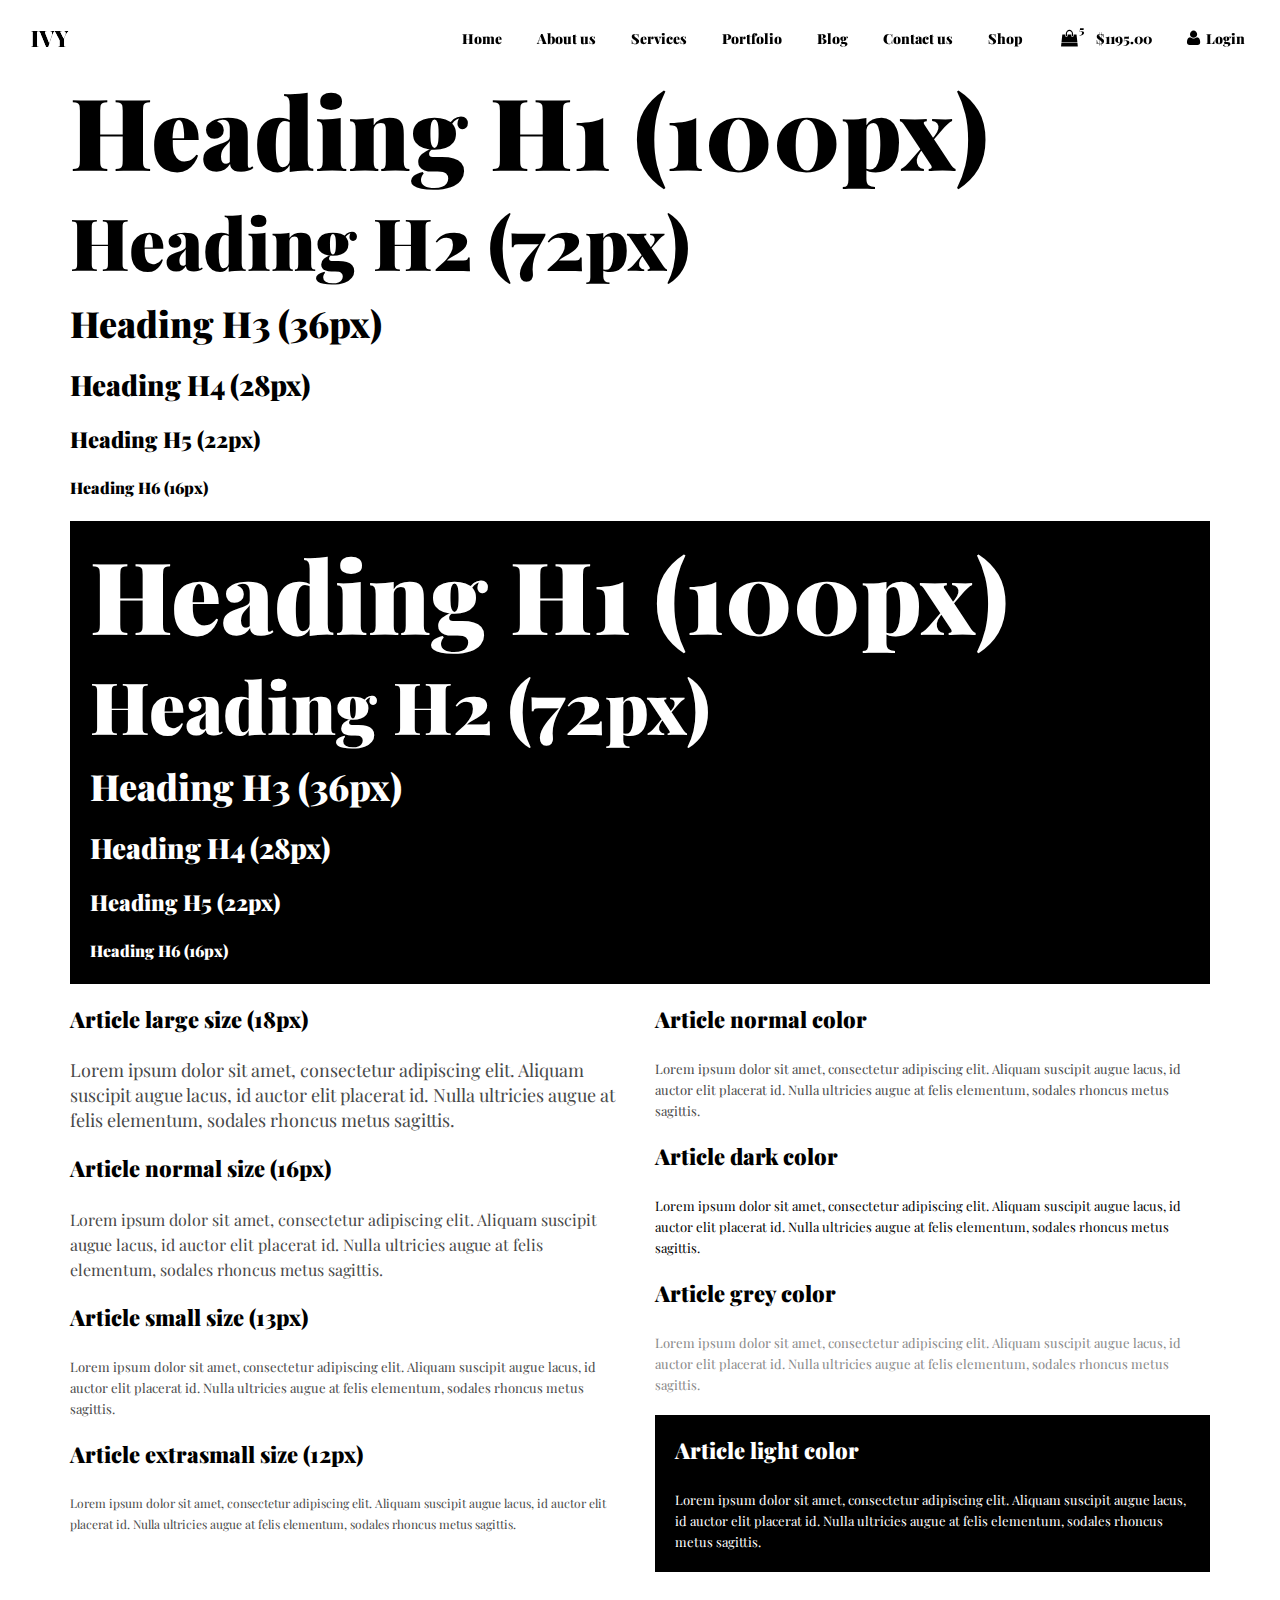
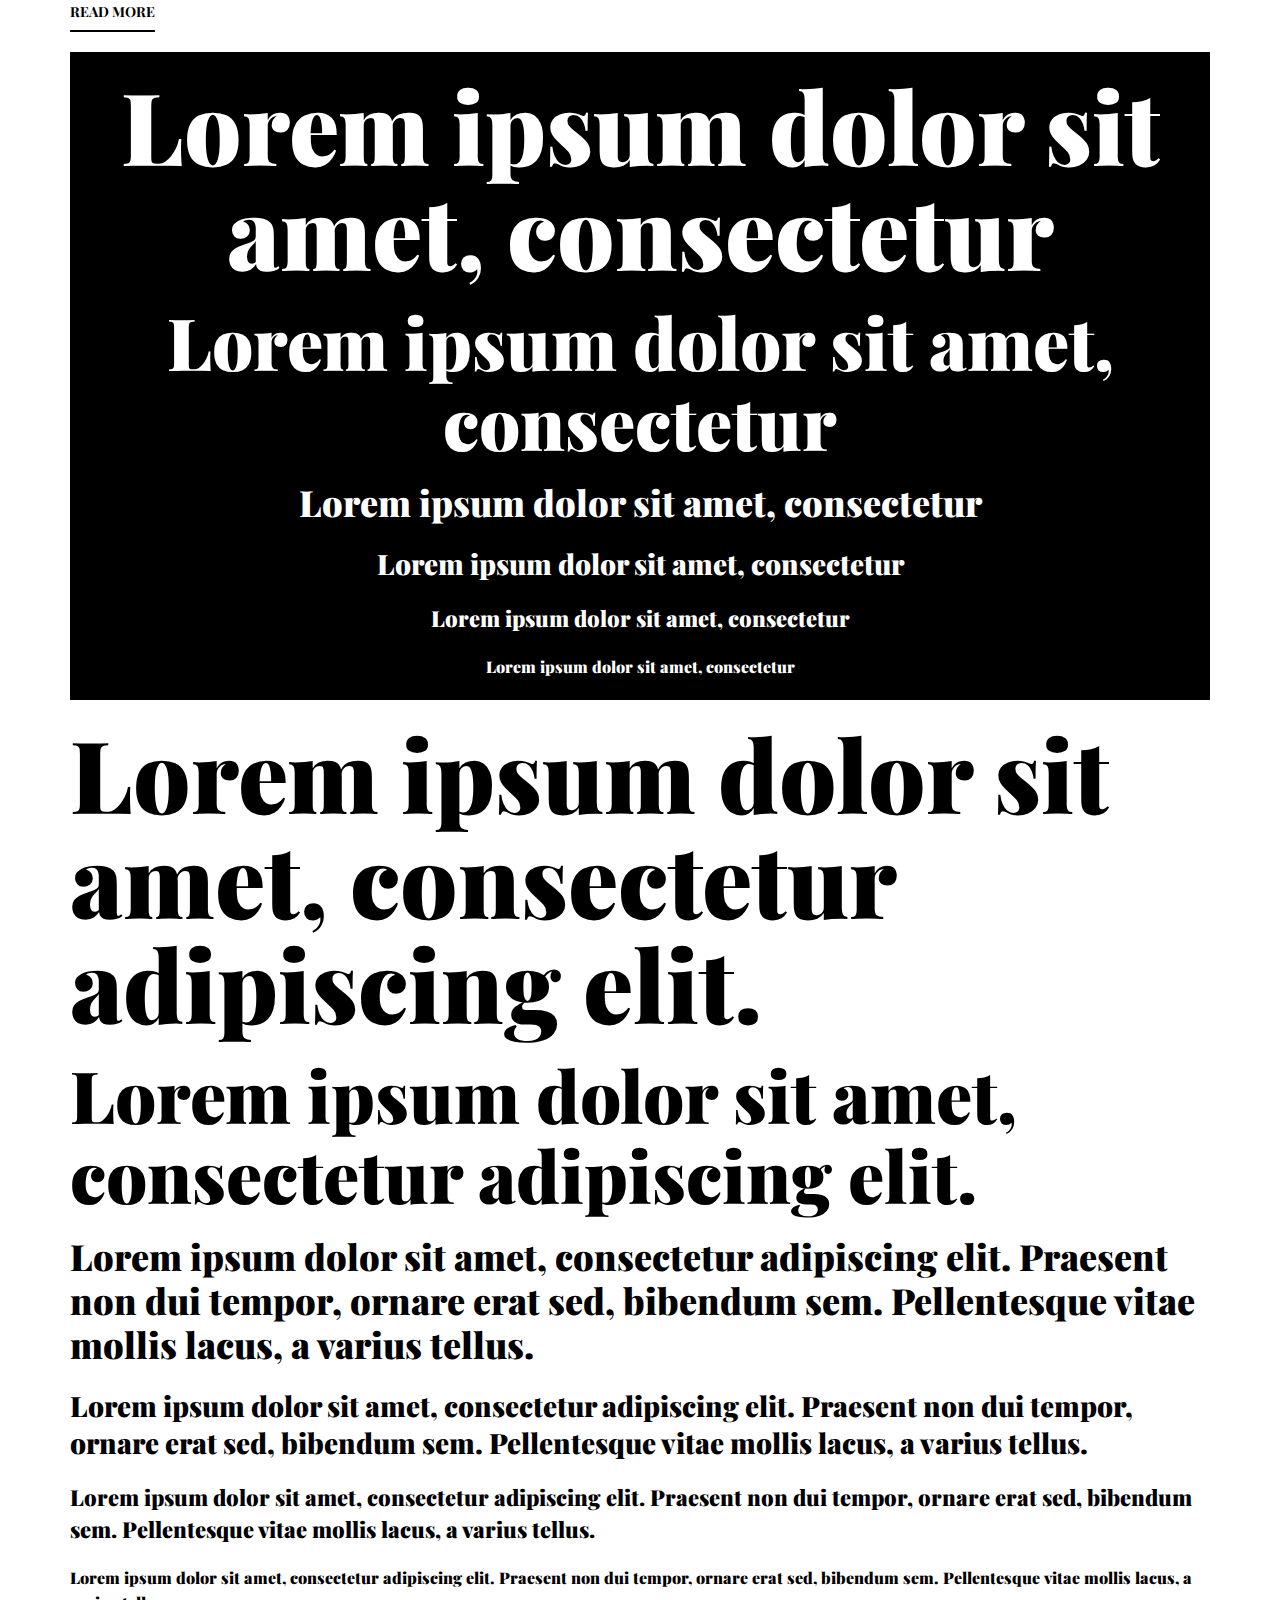
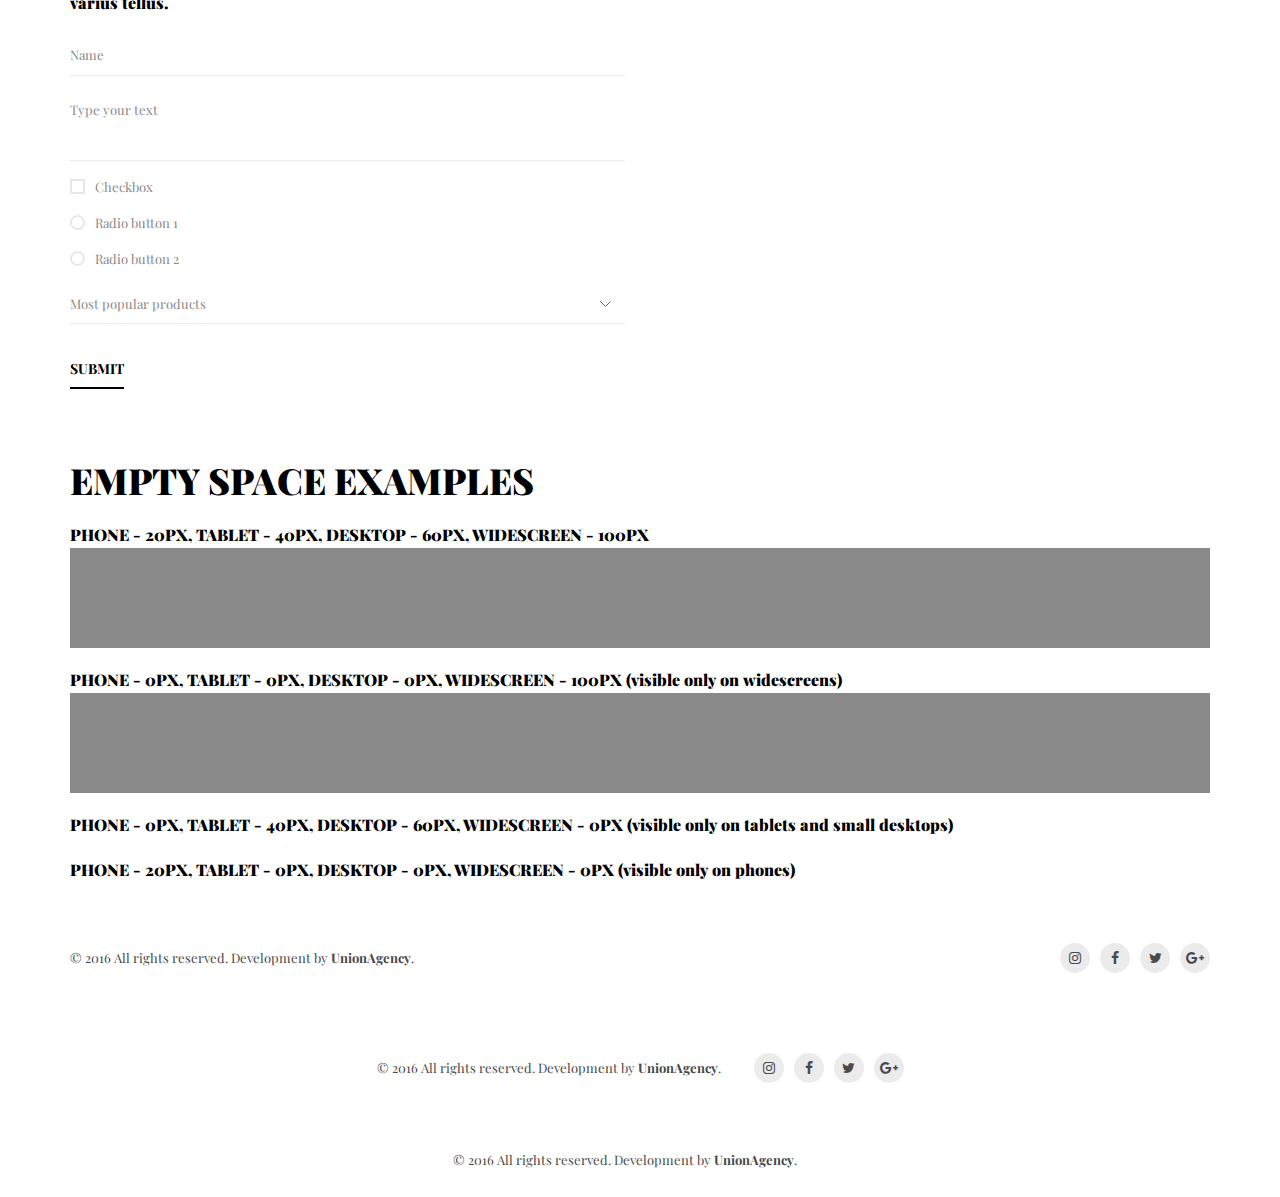
<file: elements.html>
<!DOCTYPE html>
<html lang="en">
<head>
	<meta http-equiv="content-type" content="text/html; charset=utf-8" />
    <meta name="format-detection" content="telephone=no" />
    <meta name="apple-mobile-web-app-capable" content="yes" />
    <meta name="viewport" content="width=device-width, initial-scale=1, maximum-scale=1.0, user-scalable=no, minimal-ui"/>
    
    <link href="https://fonts.googleapis.com/css?family=Playfair+Display:400,700,900" rel="stylesheet" />
    <link href="css/bootstrap.min.css" rel="stylesheet" type="text/css" />
    <link href="css/bootstrap.extension.css" rel="stylesheet" type="text/css" />
    <link href="css/style.css" rel="stylesheet" type="text/css" />
    <link href="css/swiper.css" rel="stylesheet" type="text/css" />
    <link href="css/font-awesome.min.css" rel="stylesheet" type="text/css" />

    <link rel="shortcut icon" href="img/favicon.ico" />
  	<title>IVY</title>
</head>
<body>

    <!-- LOADER -->
    <div id="loader-wrapper"></div>

    <!-- HEADER -->
    <header class="type-3">
        <div class="header-wrapper">
            <a id="logo" href="index1.html"><img src="img/logo.png" alt="" /></a>
            <div class="hamburger-icon">
                <span></span>
                <span></span>
                <span></span>
                <span></span>
            </div>
            <div class="follow style-1">
                <a class="entry" href="https://www.instagram.com/" target="_blank"><i class="fa fa-instagram"></i></a>
                <a class="entry" href="https://www.facebook.com/" target="_blank"><i class="fa fa-facebook"></i></a>
                <a class="entry" href="https://twitter.com/" target="_blank"><i class="fa fa-twitter"></i></a>
                <a class="entry" href="https://plus.google.com/" target="_blank"><i class="fa fa-google-plus"></i></a>
            </div>
        </div>
        <div class="navigation-wrapper">
            <nav>
                <ul>
                    <li>
                        <a href="index1.html">Home</a>
                        <div class="toggle-menu"></div>
                        <ul>
                            <li><a href="index1.html">Homepage 1</a></li>
                            <li><a href="index2.html">Homepage 2</a></li>
                            <li><a href="index3.html">Homepage 3</a></li>
                            <li><a href="index4.html">Homepage 4</a></li>
                            <li><a href="index5.html">Homepage 5</a></li>
                            <li><a href="index6.html">Homepage 6</a></li>
                            <li><a href="index7.html">Homepage 7</a></li>
                            <li><a href="index8.html">Homepage 8</a></li>
                            <li><a href="index9.html">Homepage 9</a></li>
                        </ul>
                    </li>
                    <li>
                        <a href="about1.html">About us</a>
                        <div class="toggle-menu"></div>
                        <ul>
                            <li><a href="about1.html">About us 1</a></li>
                            <li><a href="about2.html">About us 2</a></li>
                        </ul>
                    </li>
                    <li><a href="services1.html">Services</a></li>
                    <li>
                        <a href="portfolio1.html">Portfolio</a>
                        <div class="toggle-menu"></div>
                        <ul>
                            <li><a href="portfolio1.html">Portfolio landing 1</a></li>
                            <li><a href="portfolio2.html">Portfolio landing 2</a></li>
                            <li><a href="portfolio3.html">Portfolio landing 3</a></li>
                            <li><a href="portfolio4.html">Portfolio landing 4</a></li>
                            <li><a href="portfolio5.html">Portfolio landing 5</a></li>
                            <li><a href="portfoliodetail1.html">Portfolio detail</a></li>
                        </ul>
                    </li>
                    <li>
                        <a href="blog1.html">Blog</a>
                        <div class="toggle-menu"></div>
                        <ul>
                            <li><a href="blog1.html">Blog landing</a></li>
                            <li><a href="blogdetail1.html">Blog detail</a></li>
                        </ul>
                    </li>
                    <li>
                        <a href="contact1.html">Contact us</a>
                        <div class="toggle-menu"></div>
                        <ul>
                            <li><a href="contact1.html">Contact 1</a></li>
                            <li><a href="contact2.html">Contact 2</a></li>
                        </ul>
                    </li>
                    <li>
                        <a href="shop1.html">Shop</a>
                        <div class="toggle-menu"></div>
                        <ul>
                            <li><a href="shop1.html">Shop sidebar left</a></li>
                            <li><a href="shop2.html">Shop sidebar right</a></li>
                            <li><a href="shop3.html">Shop no sidebar</a></li>
                            <li><a href="shop4.html">Shop full width</a></li>
                            <li><a href="shopdetail1.html">Shop detail sidebar left</a></li>
                            <li><a href="shopdetail2.html">Shop detail sidebar right</a></li>
                            <li><a href="shopdetail3.html">Shop detail no sidebart</a></li>
                            <li><a href="cart.html">Shopping cart</a></li>
                            <li><a href="checkout.html">Checkout</a></li>
                        </ul>
                    </li>
                    <li>
                        <a href="cart.html">
                            <span class="cart-icon">
                                <i class="fa fa-shopping-bag" aria-hidden="true"></i>
                                <span class="cart-label">5</span>
                            </span>
                            <span class="cart-title">$1195.00</span>
                        </a>
                    </li>
                    <li>
                        <a class="open-popup" data-rel="1"><i class="fa fa-user" aria-hidden="true"></i> Login</a>
                    </li>
                </ul>
            </nav>
        </div>
    </header>

    <div id="content-block">

        <div class="container">
            <h1 class="h1">Heading H1 (100px)</h1>
            <div class="empty-space col-xs-b20"></div>
            <h2 class="h2">Heading H2 (72px)</h2>
            <div class="empty-space col-xs-b20"></div>
            <h3 class="h3">Heading H3 (36px)</h3>
            <div class="empty-space col-xs-b20"></div>
            <h4 class="h4">Heading H4 (28px)</h4>
            <div class="empty-space col-xs-b20"></div>
            <h5 class="h5">Heading H5 (22px)</h5>
            <div class="empty-space col-xs-b20"></div>
            <h6 class="h6">Heading H6 (16px)</h6>
            <div class="empty-space col-xs-b20"></div>
            <div style="padding: 20px; background: #000;">
                <h1 class="h1 light">Heading H1 (100px)</h1>
                <div class="empty-space col-xs-b20"></div>
                <h2 class="h2 light">Heading H2 (72px)</h2>
                <div class="empty-space col-xs-b20"></div>
                <h3 class="h3 light">Heading H3 (36px)</h3>
                <div class="empty-space col-xs-b20"></div>
                <h4 class="h4 light">Heading H4 (28px)</h4>
                <div class="empty-space col-xs-b20"></div>
                <h5 class="h5 light">Heading H5 (22px)</h5>
                <div class="empty-space col-xs-b20"></div>
                <h6 class="h6 light">Heading H6 (16px)</h6>
            </div>
            <div class="empty-space col-xs-b20"></div>
            <div class="row">
                <div class="col-sm-6">
                    <div class="sa large">
                        <h5>Article large size (18px)</h5>
                        <p>Lorem ipsum dolor sit amet, consectetur adipiscing elit. Aliquam suscipit augue lacus, id auctor elit placerat id. Nulla ultricies augue at felis elementum, sodales rhoncus metus sagittis.</p>
                    </div>
                    <div class="empty-space col-xs-b20"></div>
                    <div class="sa">
                        <h5>Article normal size (16px)</h5>
                        <p>Lorem ipsum dolor sit amet, consectetur adipiscing elit. Aliquam suscipit augue lacus, id auctor elit placerat id. Nulla ultricies augue at felis elementum, sodales rhoncus metus sagittis.</p>
                    </div>
                    <div class="empty-space col-xs-b20"></div>
                    <div class="sa small">
                        <h5>Article small size (13px)</h5>
                        <p>Lorem ipsum dolor sit amet, consectetur adipiscing elit. Aliquam suscipit augue lacus, id auctor elit placerat id. Nulla ultricies augue at felis elementum, sodales rhoncus metus sagittis.</p>
                    </div>
                    <div class="empty-space col-xs-b20"></div>
                    <div class="sa xsmall">
                        <h5>Article extrasmall size (12px)</h5>
                        <p>Lorem ipsum dolor sit amet, consectetur adipiscing elit. Aliquam suscipit augue lacus, id auctor elit placerat id. Nulla ultricies augue at felis elementum, sodales rhoncus metus sagittis.</p>
                    </div>
                    <div class="empty-space col-xs-b20"></div>
                </div>
                <div class="col-sm-6">
                    <div class="sa small">
                        <h5>Article normal color</h5>
                        <p>Lorem ipsum dolor sit amet, consectetur adipiscing elit. Aliquam suscipit augue lacus, id auctor elit placerat id. Nulla ultricies augue at felis elementum, sodales rhoncus metus sagittis.</p>
                    </div>
                    <div class="empty-space col-xs-b20"></div>
                    <div class="sa small dark">
                        <h5>Article dark color</h5>
                        <p>Lorem ipsum dolor sit amet, consectetur adipiscing elit. Aliquam suscipit augue lacus, id auctor elit placerat id. Nulla ultricies augue at felis elementum, sodales rhoncus metus sagittis.</p>
                    </div>
                    <div class="empty-space col-xs-b20"></div>
                    <div class="sa small grey">
                        <h5>Article grey color</h5>
                        <p>Lorem ipsum dolor sit amet, consectetur adipiscing elit. Aliquam suscipit augue lacus, id auctor elit placerat id. Nulla ultricies augue at felis elementum, sodales rhoncus metus sagittis.</p>
                    </div>
                    <div class="empty-space col-xs-b20"></div>
                    <div class="sa small light" style="padding: 20px; background: #000;">
                        <h5>Article light color</h5>
                        <p>Lorem ipsum dolor sit amet, consectetur adipiscing elit. Aliquam suscipit augue lacus, id auctor elit placerat id. Nulla ultricies augue at felis elementum, sodales rhoncus metus sagittis.</p>
                    </div>
                    <div class="empty-space col-xs-b20"></div>
                </div>
            </div>

            <a class="button" href="#">read more</a>

            <div class="empty-space col-xs-b20"></div>

            <div style="padding: 20px; background: #000;">
                <div class="h1 light text-center"><span class="ht-2"><a href="#">Lorem ipsum dolor sit amet, consectetur</a></span></div>
                <div class="empty-space col-xs-b20"></div>
                <div class="h2 light text-center"><span class="ht-2"><a href="#">Lorem ipsum dolor sit amet, consectetur</a></span></div>
                <div class="empty-space col-xs-b20"></div>
                <div class="h3 light text-center"><span class="ht-2"><a href="#">Lorem ipsum dolor sit amet, consectetur</a></span></div>
                <div class="empty-space col-xs-b20"></div>
                <div class="h4 light text-center"><span class="ht-2"><a href="#">Lorem ipsum dolor sit amet, consectetur</a></span></div>
                <div class="empty-space col-xs-b20"></div>
                <div class="h5 light text-center"><span class="ht-2"><a href="#">Lorem ipsum dolor sit amet, consectetur</a></span></div>
                <div class="empty-space col-xs-b20"></div>
                <div class="h6 light text-center"><span class="ht-2"><a href="#">Lorem ipsum dolor sit amet, consectetur</a></span></div>
            </div>
            <div class="empty-space col-xs-b20"></div>

            <div class="h1" style="color: #e7ad01;"><span class="ht-1"><a href="#">Lorem ipsum dolor sit amet, consectetur adipiscing elit.</a></span></div>
            <div class="empty-space col-xs-b20"></div>
            <div class="h2" style="color: #005a38;"><span class="ht-1"><a href="#">Lorem ipsum dolor sit amet, consectetur adipiscing elit.</a></span></div>
            <div class="empty-space col-xs-b20"></div>
            <div class="h3" style="color: #e7ad01;"><span class="ht-1"><a href="#">Lorem ipsum dolor sit amet, consectetur adipiscing elit. Praesent non dui tempor, ornare erat sed, bibendum sem. Pellentesque vitae mollis lacus, a varius tellus.</a></span></div>
            <div class="empty-space col-xs-b20"></div>
            <div class="h4" style="color: #005a38;"><span class="ht-1"><a href="#">Lorem ipsum dolor sit amet, consectetur adipiscing elit. Praesent non dui tempor, ornare erat sed, bibendum sem. Pellentesque vitae mollis lacus, a varius tellus.</a></span></div>
            <div class="empty-space col-xs-b20"></div>
            <div class="h5" style="color: #e7ad01;"><span class="ht-1"><a href="#">Lorem ipsum dolor sit amet, consectetur adipiscing elit. Praesent non dui tempor, ornare erat sed, bibendum sem. Pellentesque vitae mollis lacus, a varius tellus.</a></span></div>
            <div class="empty-space col-xs-b20"></div>
            <div class="h6" style="color: #005a38;"><span class="ht-1"><a href="#">Lorem ipsum dolor sit amet, consectetur adipiscing elit. Praesent non dui tempor, ornare erat sed, bibendum sem. Pellentesque vitae mollis lacus, a varius tellus.</a></span></div>
            <div class="empty-space col-xs-b20"></div>



            <div class="row">
                <div class="col-sm-6">
                    <form>
                        <div class="simple-input-wrapper">
                            <input class="simple-input" value="" placeholder="Name" />
                            <span></span>
                        </div>
                        <div class="simple-input-wrapper">
                            <textarea class="simple-input" placeholder="Type your text"></textarea>
                            <span></span>
                        </div>
                        <div>
                            <label class="sc">
                                <input type="checkbox"><span>Checkbox</span>
                            </label>
                        </div>
                        <div>
                            <label class="sc">
                                <input type="radio" name="radio"><span>Radio button 1</span>
                            </label>
                        </div>
                        <div>
                            <label class="sc">
                                <input type="radio" name="radio"><span>Radio button 2</span>
                            </label>
                        </div>
                        <select class="SlectBox">
                            <option disabled="disabled" selected="selected">Most popular products</option>
                            <option value="volvo">Volvo</option>
                            <option value="saab">Saab</option>
                            <option value="mercedes">Mercedes</option>
                            <option value="audi">Audi</option>
                        </select>
                        <div class="empty-space col-xs-b10"></div>
                        <div class="button">submit<input type="submit"/></div>
                    </form>
                </div>
            </div>

            <div class="empty-space col-xs-b35 col-sm-b70"></div>

            <div class="h3">EMPTY SPACE EXAMPLES</div>

            <div class="empty-space col-xs-b20"></div>

            <div class="h6">PHONE - 20PX, TABLET - 40PX, DESKTOP - 60PX, WIDESCREEN - 100PX</div>

            <div class="empty-space col-xs-b20 col-sm-b40 col-md-b60 col-lg-b100" style="background: #898989;"></div>

            <div class="empty-space col-xs-b20"></div>

            <div class="h6">PHONE - 0PX, TABLET - 0PX, DESKTOP - 0PX, WIDESCREEN - 100PX (visible only on widescreens)</div>

            <div class="empty-space col-lg-b100" style="background: #898989;"></div>

            <div class="empty-space col-xs-b20"></div>

            <div class="h6">PHONE - 0PX, TABLET - 40PX, DESKTOP - 60PX, WIDESCREEN - 0PX (visible only on tablets and small desktops)</div>

            <div class="empty-space col-sm-b40 col-md-b60 col-lg-b0" style="background: #898989;"></div>

            <div class="empty-space col-xs-b20"></div>

            <div class="h6">PHONE - 20PX, TABLET - 0PX, DESKTOP - 0PX, WIDESCREEN - 0PX (visible only on phones)</div>

            <div class="empty-space col-xs-b20 col-sm-b0" style="background: #898989;"></div>

            <div class="empty-space col-xs-b20"></div>


        </div>

        <div class="swiper-entry">
            <div class="swiper-container" data-autoplay="500" data-breakpoints="1" data-xs-slides="1" data-sm-slides="2" data-md-slides="2" data-lt-slides="3" data-slides-per-view="3">
                <div class="swiper-button-prev"></div>
                <div class="swiper-button-next"></div>
                <div class="swiper-wrapper">
                    <div class="swiper-slide"> 
                        
                    </div>
                </div>
                <div class="swiper-pagination relative-pagination"></div>
            </div>
        </div>

        <!-- FOOTER -->
        <footer>
            <div class="container">
                <div class="row">
                    <div class="col-md-6 col-xs-text-center col-md-text-left">
                        <div class="copyright sa small">&copy; 2016 All rights reserved. Development by <a href="https://themeforest.net/user/unionagency" target="_blank"><b>UnionAgency</b></a>.</div>  
                        <div class="col-xs-b15 visible-xs visible-sm"></div>
                    </div>
                    <div class="col-md-6 col-xs-text-center col-md-text-right">
                        <div class="follow style-1">
                            <a class="entry" href="https://www.instagram.com/" target="_blank"><i class="fa fa-instagram"></i></a>
                            <a class="entry" href="https://www.facebook.com/" target="_blank"><i class="fa fa-facebook"></i></a>
                            <a class="entry" href="https://twitter.com/" target="_blank"><i class="fa fa-twitter"></i></a>
                            <a class="entry" href="https://plus.google.com/" target="_blank"><i class="fa fa-google-plus"></i></a>
                        </div>
                    </div>
                </div>
            </div>
        </footer>
        <footer>
            <div class="container">
                <div class="col-xs-text-center">
                    <div class="copyright sa small">&copy; 2016 All rights reserved. Development by <a href="https://themeforest.net/user/unionagency" target="_blank"><b>UnionAgency</b></a>.</div>
                    <div class="col-xs-b15 visible-xs visible-sm"></div>
                    <div class="follow style-1">
                        <a class="entry" href="https://www.instagram.com/" target="_blank"><i class="fa fa-instagram"></i></a>
                        <a class="entry" href="https://www.facebook.com/" target="_blank"><i class="fa fa-facebook"></i></a>
                        <a class="entry" href="https://twitter.com/" target="_blank"><i class="fa fa-twitter"></i></a>
                        <a class="entry" href="https://plus.google.com/" target="_blank"><i class="fa fa-google-plus"></i></a>
                    </div>
                </div>
            </div>
        </footer>
        <footer class="type-1">
            <div class="container">
                <div class="col-xs-text-center">
                    <div class="copyright sa small">&copy; 2016 All rights reserved. Development by <a href="https://themeforest.net/user/unionagency" target="_blank"><b>UnionAgency</b></a>.</div>
                </div>
            </div>
        </footer>
    </div>

    <div class="popup-wrapper">
        <div class="bg-layer"></div>

        <div class="popup-content" data-rel="1">
            <div class="layer-close"></div>
            <div class="popup-container size-1">
                <div class="popup-align">
                    <h3 class="h3 text-center">Log in</h3>
                    <div class="empty-space col-xs-b30"></div>
                    <div class="simple-input-wrapper">
                        <input class="simple-input" value="" type="text" placeholder="Your email" />
                        <span></span>
                    </div>
                    <div class="simple-input-wrapper">
                        <input class="simple-input" type="password" value="" placeholder="Enter password" />
                        <span></span>
                    </div>
                    <div class="empty-space col-xs-b10 col-sm-b20"></div>
                    <div class="row">
                        <div class="col-sm-6 col-xs-b10 col-sm-b0">
                            <div class="empty-space col-sm-b5"></div>
                            <a class="simple-link open-popup" data-rel="3">Forgot password?</a>
                            <div class="empty-space col-xs-b5"></div>
                            <a class="simple-link open-popup" data-rel="2">Register now</a>
                        </div>
                        <div class="col-sm-6 text-right">
                            <div class="button">submit<input type="submit"/></div>  
                        </div>
                    </div>
                </div>
                <div class="button-close"></div>
            </div>
        </div>

        <div class="popup-content" data-rel="2">
            <div class="layer-close"></div>
            <div class="popup-container size-1">
                <div class="popup-align">
                    <h3 class="h3 text-center">Register</h3>
                    <div class="empty-space col-xs-b30"></div>
                    <div class="simple-input-wrapper">
                        <input class="simple-input" value="" type="text" placeholder="Your name" />
                        <span></span>
                    </div>
                    <div class="simple-input-wrapper">
                        <input class="simple-input" value="" type="text" placeholder="Your email" />
                        <span></span>
                    </div>
                    <div class="simple-input-wrapper">
                        <input class="simple-input" type="password" value="" placeholder="Enter password" />
                        <span></span>
                    </div>
                    <div class="simple-input-wrapper">
                        <input class="simple-input" type="password" value="" placeholder="Repeat password" />
                        <span></span>
                    </div>
                    <div class="empty-space col-xs-b10 col-sm-b20"></div>
                    <div class="row">
                        <div class="col-sm-6 col-xs-b10 col-sm-b0">
                            <div>
                                <label class="sc">
                                    <input type="checkbox"><span>I agree with <a href="#">terms of use</a></span>
                                </label>
                            </div>
                        </div>
                        <div class="col-sm-6 text-right">
                            <div class="button">register<input type="submit"/></div>  
                        </div>
                    </div>
                </div>
                <div class="button-close"></div>
            </div>
        </div>

        <div class="popup-content" data-rel="3">
            <div class="layer-close"></div>
            <div class="popup-container size-1">
                <div class="popup-align">
                    <h3 class="h3 text-center">Reset your password</h3>
                    <div class="empty-space col-xs-b30"></div>
                    <div class="simple-input-wrapper">
                        <input class="simple-input" value="" type="text" placeholder="Your email" />
                        <span></span>
                    </div>
                    <div class="empty-space col-xs-b10 col-sm-b20"></div>
                    <div class="text-center">
                        <div class="button">reset<input type="submit"/></div> 
                    </div>
                </div>
                <div class="button-close"></div>
            </div>
        </div>

    </div>

    <div class="phone-marker visible-xs"></div><div class="tablet-marker visible-sm"></div>

    <script src="js/jquery-2.2.4.min.js"></script>
    <script src="js/swiper.jquery.min.js"></script>
    <script src="js/global.js"></script>

    <!-- styled select -->
    <link href="css/sumoselect.css" rel="stylesheet" type="text/css" />
    <script src="js/jquery.sumoselect.min.js"></script>

</body>
</html>
</file>
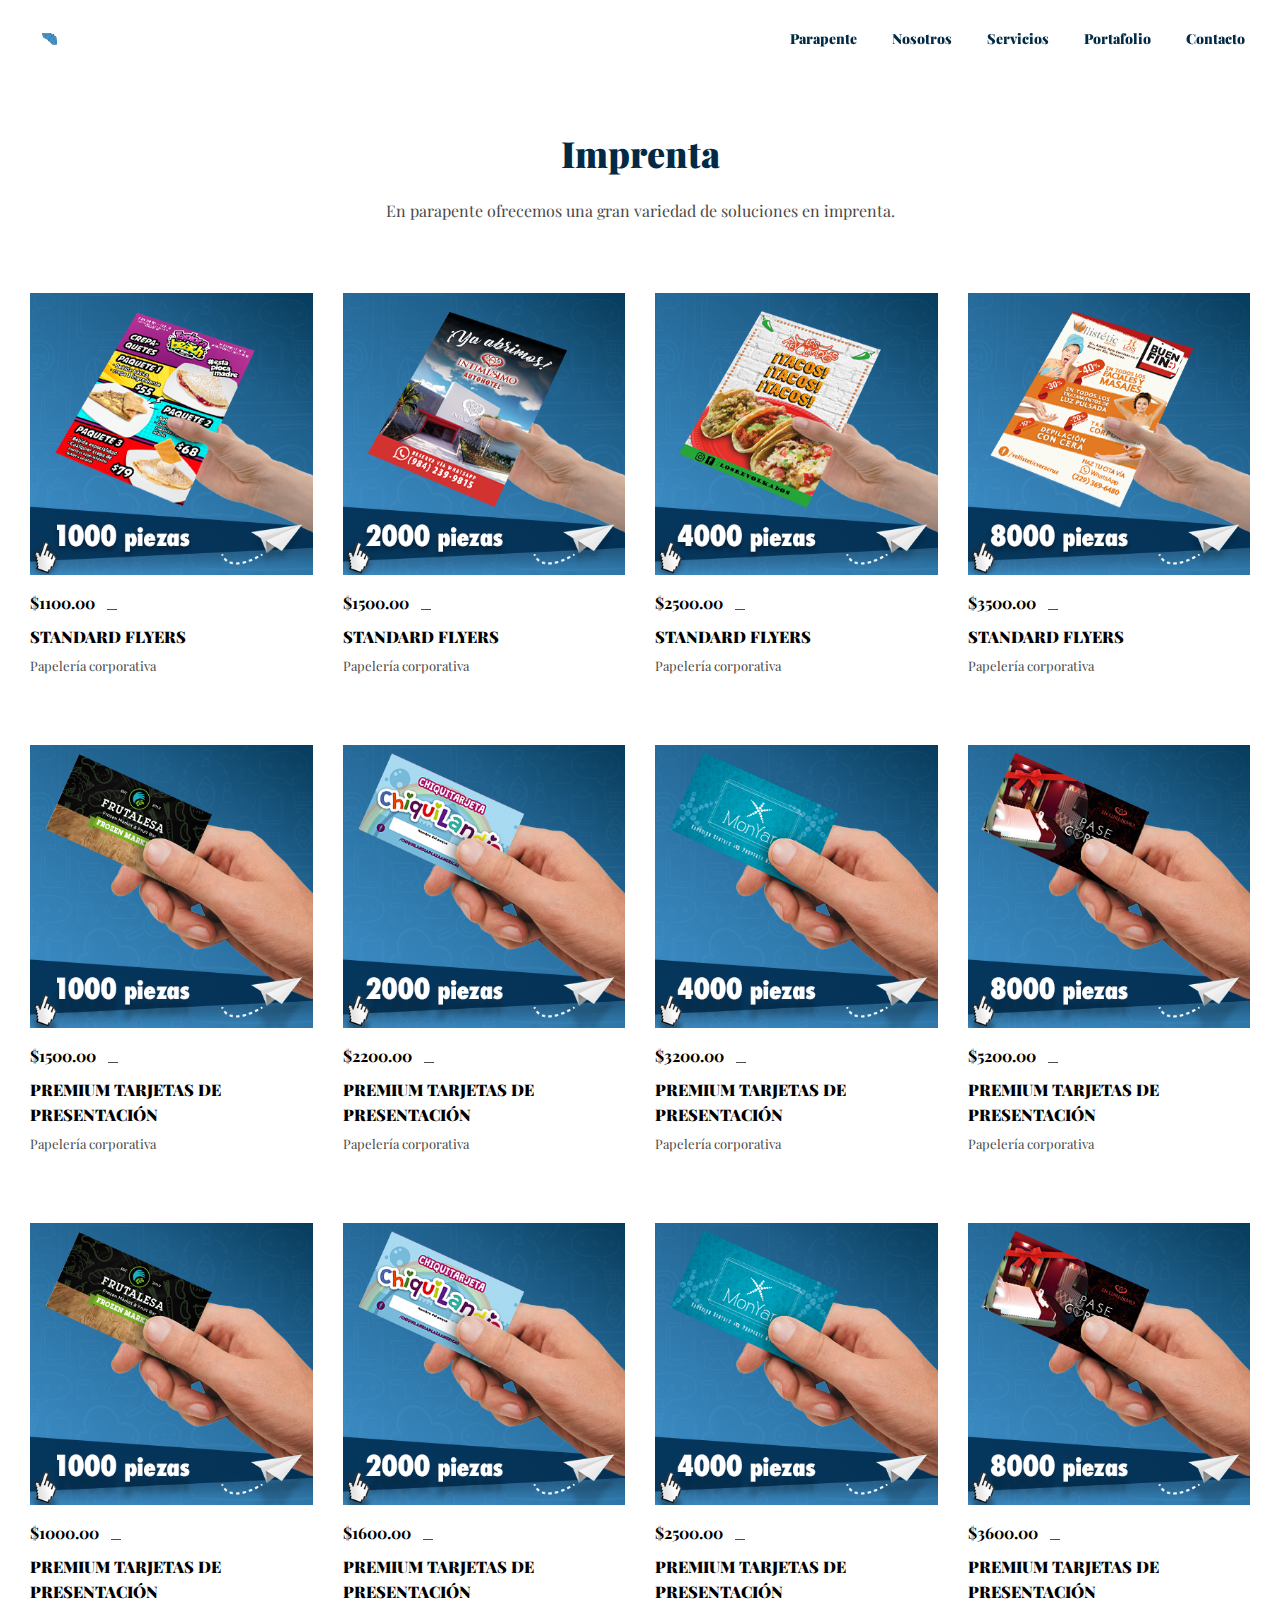
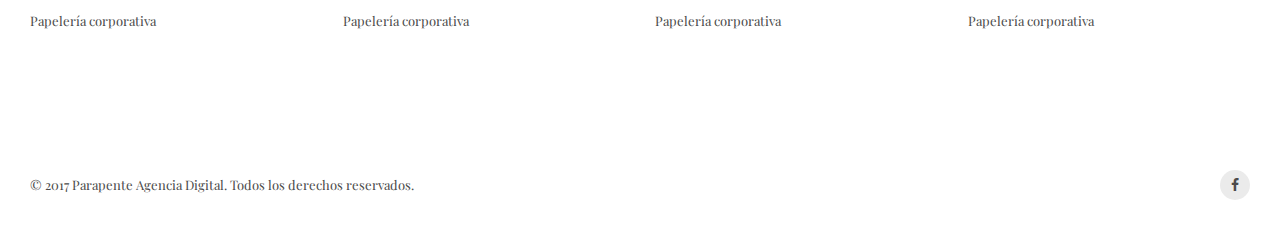
<file: imprenta.html>
<!DOCTYPE html>
<html lang="en">
<head>
	<meta http-equiv="content-type" content="text/html; charset=utf-8" />
    <meta name="format-detection" content="telephone=no" />
    <meta name="apple-mobile-web-app-capable" content="yes" />
    <meta name="viewport" content="width=device-width, initial-scale=1, maximum-scale=1.0, user-scalable=no, minimal-ui"/>
    
    <link href="https://fonts.googleapis.com/css?family=Playfair+Display:400,700,900" rel="stylesheet" />
    <link href="css/bootstrap.min.css" rel="stylesheet" type="text/css" />
    <link href="css/bootstrap.extension.css" rel="stylesheet" type="text/css" />
    <link href="css/style.css" rel="stylesheet" type="text/css" />
    <link href="css/swiper.css" rel="stylesheet" type="text/css" />
    <link href="css/font-awesome.min.css" rel="stylesheet" type="text/css" />

    <link rel="shortcut icon" href="img/logo.ico" />
  	<title>Parapente Agencia Digital</title>
</head>
<body>

    <!-- LOADER -->
    <div id="loader-wrapper"></div>

    <!-- HEADER -->
    <header class="type-3 white">
        <div class="header-wrapper">
            <a id="logo" href="index"><img src="img/logo.ico" alt="" /></a>
            <div class="hamburger-icon">
                <span></span>
                <span></span>
                <span></span>
                <span></span>
            </div>
            <div class="follow style-1">
                <a class="entry" href="https://www.instagram.com/" target="_blank"><i class="fa fa-instagram"></i></a>
                <a class="entry" href="https://www.facebook.com/" target="_blank"><i class="fa fa-facebook"></i></a>
                <a class="entry" href="https://twitter.com/" target="_blank"><i class="fa fa-twitter"></i></a>
                <a class="entry" href="https://plus.google.com/" target="_blank"><i class="fa fa-google-plus"></i></a>
            </div>
        </div>
        <div class="navigation-wrapper" style="background-image: url(img/FONDOBLANCO.png);">
            <nav>
                <ul>
                    <li>
                        <a href="index" style="color: #032A45;"><p>Parapente</p></a>
                    </li>
                    <li>
                        <a href="nosotros" style="color: #032A45;"><p>Nosotros</p></a>
                    </li>
                    <li><a href="servicios" style="color: #032A45;"><p>Servicios</p></a></li>
                    <li>
                        <a href="portafolio" style="color: #032A45;"><p>Portafolio</p></a>
                    </li>
                    <li>
                        <a href="contacto" style="color: #032A45;"><p>Contacto</p></a>
                    </li>
                </ul>
            </nav>
        </div>
    </header>

    <div id="content-block">

        <div class="container-fluid">

            <div class="breadcrumbs">
            </div>

            <div class="row">
                <div class="col-md-12 text-center">
                    <article class="sa">
                        <h3 style="color: #032A45">Imprenta</h3>
                        <p>En parapente ofrecemos una gran variedad de soluciones en imprenta.</p>
                    </article>
                    <div class="empty-space col-xs-b35 col-sm-b70"></div>
                </div>
            </div>

            <div class="row">
                <div class="col-sm-12 col-xs-b30 col-sm-b0">

                    
                    <div class="row">
                        <div class="col-sm-6 col-md-4 col-lg-3 product-shortcode-column">
                            <div class="product-shortcode">
                                <div class="product-preview mouseover-1">
                                    <img src="img/imprenta/flyers1.png" alt="">
                                    <img src="img/imprenta/flyers1.png" alt="">
                                    <div class="buttons-wrapper">
                                        <div class="buttons-align">
                                            <a class="button style-3" href="contacto"><i class="fa fa-search" aria-hidden="true"></i>Contáctanos</a>
                                            <div class="clear"></div>
                                            
                                        </div>
                                    </div>
                                </div>
                                <div class="price">
                                
                                    <div class="sa dark"><b>$1100.00</b> &nbsp; <span class="line-through"></span></div>
                                </div>
                                <div class="h6 title"><span class="ht-2"><a href="#">STANDARD FLYERS</a></span></div>
                                <div class="description">
                                    <div class="text">
                                        <div class="sa small">
                                            Papelería corporativa
                                        </div>
                                    </div>
                                </div>
                            </div>
                        </div>
                        <div class="col-sm-6 col-md-4 col-lg-3 product-shortcode-column">
                            <div class="product-shortcode">
                                <div class="product-preview mouseover-1">
                                    <img src="img/imprenta/flyers2.png" alt="">
                                    <img src="img/imprenta/flyers2.png" alt="">
                                    <div class="buttons-wrapper">
                                        <div class="buttons-align">
                                            <a class="button style-3" href="contacto"><i class="fa fa-search" aria-hidden="true"></i>Contáctanos</a>
                                            <div class="clear"></div>
                                            
                                        </div>
                                    </div>
                                </div>
                                <div class="price">
                                    
                                    <div class="sa dark"><b>$1500.00</b> &nbsp; <span class="line-through"></span></div>
                                </div>
                                <div class="h6 title"><span class="ht-2"><a href="#">STANDARD FLYERS</a></span></div>
                                <div class="description">
                                    <div class="text">
                                        <div class="sa small">
                                            Papelería corporativa
                                        </div>
                                    </div>
                                </div>
                            </div>
                        </div>
                        <div class="clear visible-sm"></div>
                        <div class="col-sm-6 col-md-4 col-lg-3 product-shortcode-column">
                            <div class="product-shortcode">
                                <div class="product-preview mouseover-1">
                                    <img src="img/imprenta/flyers3.png" alt="">
                                    <img src="img/imprenta/flyers3.png" alt="">
                                    <div class="buttons-wrapper">
                                        <div class="buttons-align">
                                            <a class="button style-3" href="contacto"><i class="fa fa-search" aria-hidden="true"></i>Contáctanos</a>
                                            <div class="clear"></div>
                                            
                                        </div>
                                    </div>
                                </div>
                                <div class="price">
                                    
                                    <div class="sa dark"><b>$2500.00</b> &nbsp; <span class="line-through"></span></div>
                                </div>
                                <div class="h6 title"><span class="ht-2"><a href="#">STANDARD FLYERS</a></span></div>
                                <div class="description">
                                    <div class="text">
                                        <div class="sa small">
                                            Papelería corporativa
                                        </div>
                                    </div>
                                </div>
                            </div>
                        </div>
                        <div class="clear visible-md"></div>
                        <div class="col-sm-6 col-md-4 col-lg-3 product-shortcode-column">
                            <div class="product-shortcode">
                                <div class="product-preview mouseover-1">
                                    <img src="img/imprenta/flyers4.png" alt="">
                                    <img src="img/imprenta/flyers4.png" alt="">
                                    <div class="buttons-wrapper">
                                        <div class="buttons-align">
                                            <a class="button style-3" href="contacto"><i class="fa fa-search" aria-hidden="true"></i>Contáctanos</a>
                                            <div class="clear"></div>
                                            
                                        </div>
                                    </div>
                                </div>
                                <div class="price">
                                    
                                    <div class="sa dark"><b>$3500.00</b> &nbsp; <span class="line-through"></span></div>
                                </div>
                                <div class="h6 title"><span class="ht-2"><a href="#">STANDARD FLYERS</a></span></div>
                                <div class="description">
                                    <div class="text">
                                        <div class="sa small">
                                            Papelería corporativa
                                        </div>
                                    </div>
                                </div>
                            </div>
                        </div>
                        <div class="clear visible-sm"></div>
                        <div class="clear visible-lg"></div>
                        <div class="col-sm-6 col-md-4 col-lg-3 product-shortcode-column">
                            <div class="product-shortcode">
                                <div class="product-preview mouseover-1">
                                    <img src="img/imprenta/tarjetas1.png" alt="">
                                    <img src="img/imprenta/tarjetas1.png" alt="">
                                    <div class="buttons-wrapper">
                                        <div class="buttons-align">
                                            <a class="button style-3" href="contacto"><i class="fa fa-search" aria-hidden="true"></i>Contáctanos</a>
                                            <div class="clear"></div>
                                            
                                        </div>
                                    </div>
                                </div>
                                <div class="price">
                                    
                                    <div class="sa dark"><b>$1500.00</b> &nbsp; <span class="line-through"></span></div>
                                </div>
                                <div class="h6 title"><span class="ht-2"><a href="#">PREMIUM TARJETAS DE PRESENTACIÓN</a></span></div>
                                <div class="description">
                                    <div class="text">
                                        <div class="sa small">
                                            Papelería corporativa
                                        </div>
                                    </div>
                                </div>
                            </div>
                        </div>
                        <div class="col-sm-6 col-md-4 col-lg-3 product-shortcode-column">
                            <div class="product-shortcode">
                                <div class="product-preview mouseover-1">
                                    <img src="img/imprenta/tarjetas2.png" alt="">
                                    <img src="img/imprenta/tarjetas2.png" alt="">
                                    <div class="buttons-wrapper">
                                        <div class="buttons-align">
                                            <a class="button style-3" href="contacto"><i class="fa fa-search" aria-hidden="true"></i>Contáctanos</a>
                                            <div class="clear"></div>
                                            
                                        </div>
                                    </div>
                                </div>
                                <div class="price">
                                    
                                    <div class="sa dark"><b>$2200.00</b> &nbsp; <span class="line-through"></span></div>
                                </div>
                                <div class="h6 title"><span class="ht-2"><a href="#">PREMIUM TARJETAS DE PRESENTACIÓN</a></span></div>
                                <div class="description">
                                    <div class="text">
                                        <div class="sa small">
                                            Papelería corporativa
                                        </div>
                                    </div>
                                </div>
                            </div>
                        </div>
                        <div class="clear visible-sm"></div>
                        <div class="clear visible-md"></div>
                        <div class="col-sm-6 col-md-4 col-lg-3 product-shortcode-column">
                            <div class="product-shortcode">
                                <div class="product-preview mouseover-1">
                                    <img src="img/imprenta/tarjetas4.png" alt="">
                                    <img src="img/imprenta/tarjetas4.png" alt="">
                                    <div class="buttons-wrapper">
                                        <div class="buttons-align">
                                            <a class="button style-3" href="contacto"><i class="fa fa-search" aria-hidden="true"></i>Contáctanos</a>
                                            <div class="clear"></div>
                                            
                                        </div>
                                    </div>
                                </div>
                                <div class="price">
                                    
                                    <div class="sa dark"><b>$3200.00</b> &nbsp; <span class="line-through"></span></div>
                                </div>
                                <div class="h6 title"><span class="ht-2"><a href="#">PREMIUM TARJETAS DE PRESENTACIÓN</a></span></div>
                                <div class="description">
                                    <div class="text">
                                        <div class="sa small">
                                            Papelería corporativa
                                        </div>
                                    </div>
                                </div>
                            </div>
                        </div>
                        <div class="col-sm-6 col-md-4 col-lg-3 product-shortcode-column">
                            <div class="product-shortcode">
                                <div class="product-preview mouseover-1">
                                    <img src="img/imprenta/tarjetas3.png" alt="">
                                    <img src="img/imprenta/tarjetas3.png" alt="">
                                    <div class="buttons-wrapper">
                                        <div class="buttons-align">
                                            <a class="button style-3" href="contacto"><i class="fa fa-search" aria-hidden="true"></i>Contáctanos</a>
                                            <div class="clear"></div>
                                            
                                        </div>
                                    </div>
                                </div>
                                <div class="price">
                                    
                                    <div class="sa dark"><b>$5200.00</b> &nbsp; <span class="line-through"></span></div>
                                </div>
                                <div class="h6 title"><span class="ht-2"><a href="#">PREMIUM TARJETAS DE PRESENTACIÓN</a></span></div>
                                <div class="description">
                                    <div class="text">
                                        <div class="sa small">
                                            Papelería corporativa
                                        </div>
                                    </div>
                                </div>
                            </div>
                        </div>
                        <div class="col-sm-6 col-md-4 col-lg-3 product-shortcode-column">
                            <div class="product-shortcode">
                                <div class="product-preview mouseover-1">
                                    <img src="img/imprenta/tarjetas1.png" alt="">
                                    <img src="img/imprenta/tarjetas1.png" alt="">
                                    <div class="buttons-wrapper">
                                        <div class="buttons-align">
                                            <a class="button style-3" href="contacto"><i class="fa fa-search" aria-hidden="true"></i>Contáctanos</a>
                                            <div class="clear"></div>
                                            
                                        </div>
                                    </div>
                                </div>
                                <div class="price">
                                    
                                    <div class="sa dark"><b>$1000.00</b> &nbsp; <span class="line-through"></span></div>
                                </div>
                                <div class="h6 title"><span class="ht-2"><a href="#">PREMIUM TARJETAS DE PRESENTACIÓN</a></span></div>
                                <div class="description">
                                    <div class="text">
                                        <div class="sa small">
                                            Papelería corporativa
                                        </div>
                                    </div>
                                </div>
                            </div>
                        </div>
                        <div class="col-sm-6 col-md-4 col-lg-3 product-shortcode-column">
                            <div class="product-shortcode">
                                <div class="product-preview mouseover-1">
                                    <img src="img/imprenta/tarjetas2.png" alt="">
                                    <img src="img/imprenta/tarjetas2.png" alt="">
                                    <div class="buttons-wrapper">
                                        <div class="buttons-align">
                                            <a class="button style-3" href="contacto"><i class="fa fa-search" aria-hidden="true"></i>Contáctanos</a>
                                            <div class="clear"></div>
                                            
                                        </div>
                                    </div>
                                </div>
                                <div class="price">
                                    
                                    <div class="sa dark"><b>$1600.00</b> &nbsp; <span class="line-through"></span></div>
                                </div>
                                <div class="h6 title"><span class="ht-2"><a href="#">PREMIUM TARJETAS DE PRESENTACIÓN</a></span></div>
                                <div class="description">
                                    <div class="text">
                                        <div class="sa small">
                                            Papelería corporativa
                                        </div>
                                    </div>
                                </div>
                            </div>
                        </div>
                        <div class="clear visible-sm"></div>
                        <div class="clear visible-md"></div>
                        <div class="col-sm-6 col-md-4 col-lg-3 product-shortcode-column">
                            <div class="product-shortcode">
                                <div class="product-preview mouseover-1">
                                    <img src="img/imprenta/tarjetas4.png" alt="">
                                    <img src="img/imprenta/tarjetas4.png" alt="">
                                    <div class="buttons-wrapper">
                                        <div class="buttons-align">
                                            <a class="button style-3" href="contacto"><i class="fa fa-search" aria-hidden="true"></i>Contáctanos</a>
                                            <div class="clear"></div>
                                            
                                        </div>
                                    </div>
                                </div>
                                <div class="price">
                                    
                                    <div class="sa dark"><b>$2500.00</b> &nbsp; <span class="line-through"></span></div>
                                </div>
                                <div class="h6 title"><span class="ht-2"><a href="#">PREMIUM TARJETAS DE PRESENTACIÓN</a></span></div>
                                <div class="description">
                                    <div class="text">
                                        <div class="sa small">
                                            Papelería corporativa
                                        </div>
                                    </div>
                                </div>
                            </div>
                        </div>
                        <div class="col-sm-6 col-md-4 col-lg-3 product-shortcode-column">
                            <div class="product-shortcode">
                                <div class="product-preview mouseover-1">
                                    <img src="img/imprenta/tarjetas3.png" alt="">
                                    <img src="img/imprenta/tarjetas3.png" alt="">
                                    <div class="buttons-wrapper">
                                        <div class="buttons-align">
                                            <a class="button style-3" href="contacto"><i class="fa fa-search" aria-hidden="true"></i>Contáctanos</a>
                                            <div class="clear"></div>
                                            
                                        </div>
                                    </div>
                                </div>
                                <div class="price">
                                    
                                    <div class="sa dark"><b>$3600.00</b> &nbsp; <span class="line-through"></span></div>
                                </div>
                                <div class="h6 title"><span class="ht-2"><a href="#">PREMIUM TARJETAS DE PRESENTACIÓN</a></span></div>
                                <div class="description">
                                    <div class="text">
                                        <div class="sa small">
                                            Papelería corporativa
                                        </div>
                                    </div>
                                </div>
                            </div>
                        </div>
                        
                        <div class="clear visible-sm"></div>
                        <div class="clear visible-lg"></div>
                        <div class="clear visible-md"></div>
                        <div class="clear visible-sm"></div>
                    </div>

                    <div class="empty-space col-xs-b15 col-sm-b30"></div>
                    
                </div>
            </div>
        </div>

        <!-- FOOTER -->
        <footer>
            <div class="container-fluid">
                <div class="row">
                    <div class="col-md-6 col-xs-text-center col-md-text-left">
                        <div class="copyright sa small">&copy; 2017 Parapente Agencia Digital. Todos los derechos reservados.<a href="https://themeforest.net/user/unionagency" target="_blank"><b></b></a></div>  
                        <div class="col-xs-b15 visible-xs visible-sm"></div>
                    </div>
                    <div class="col-md-6 col-xs-text-center col-md-text-right">
                        <div class="follow style-1">
                            <a class="entry" href="https://www.facebook.com/ParapenteAgencia" target="_blank"><i class="fa fa-facebook"></i></a>
                        </div>
                    </div>
                </div>
            </div>
        </footer>
    </div>

    <div class="phone-marker visible-xs"></div><div class="tablet-marker visible-sm"></div>

    <script src="js/jquery-2.2.4.min.js"></script>
    <script src="js/swiper.jquery.min.js"></script>
    <script src="js/global.js"></script>

    <!-- range slider -->
    <script src="js/jquery-ui.min.js"></script>
    <script src="js/jquery.ui.touch-punch.min.js"></script>
    <script>
        $(document).ready(function(){
            var minVal = parseInt($('.min-price').text());
            var maxVal = parseInt($('.max-price').text());
            $( "#prices-range" ).slider({
                range: true,
                min: minVal,
                max: maxVal,
                step: 5,
                values: [ minVal, maxVal ],
                slide: function( event, ui ) {
                    $('.min-price').text(ui.values[ 0 ]);
                    $('.max-price').text(ui.values[ 1 ]);
                }
            });
        });
    </script>

    <!-- styled select -->
    <link href="css/sumoselect.css" rel="stylesheet" type="text/css" />
    <script src="js/jquery.sumoselect.min.js"></script>

</body>
</html>
</file>
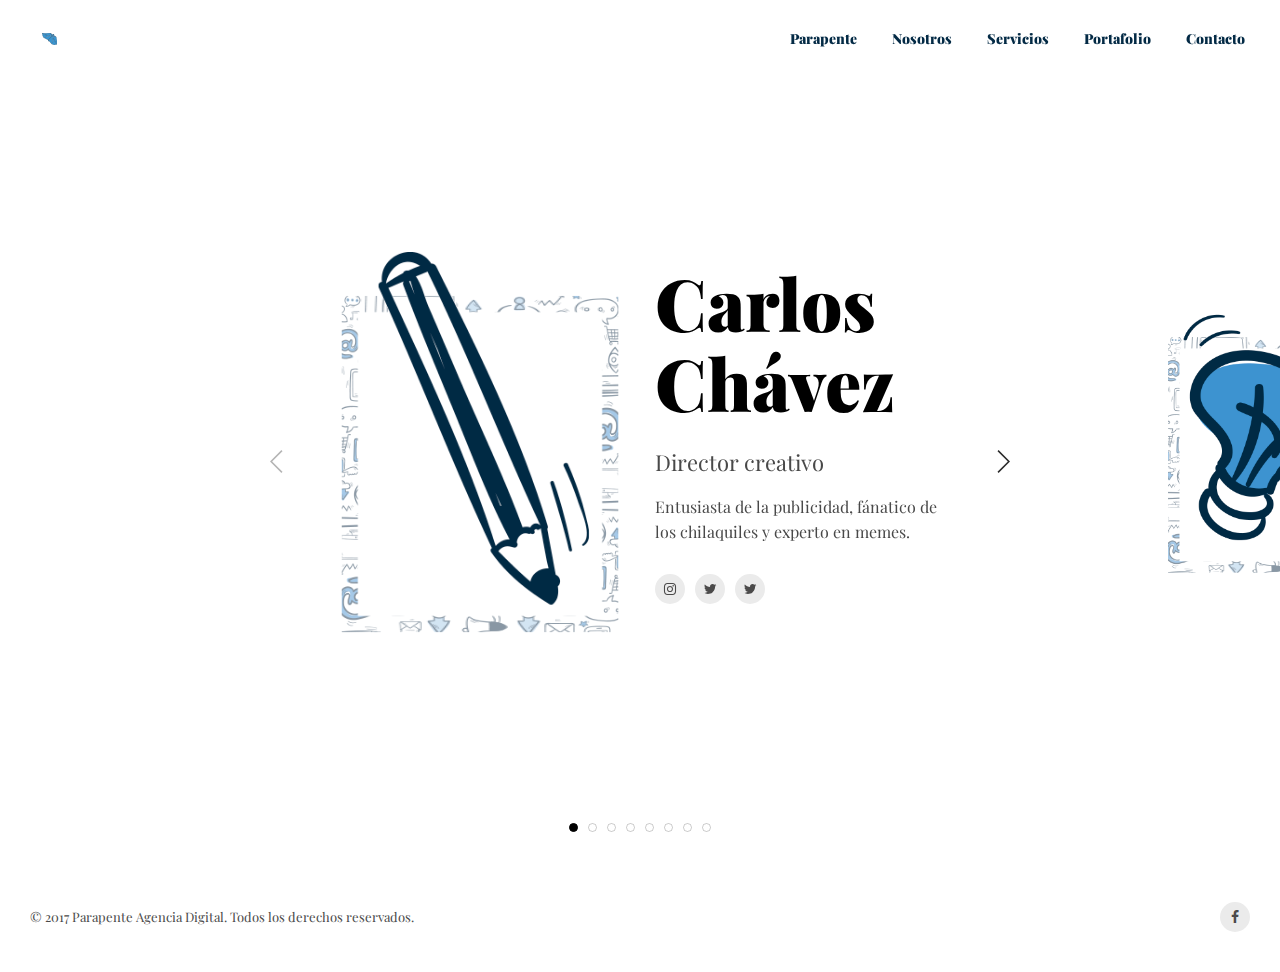
<file: nosotros.html>
<!DOCTYPE html>
<html lang="en">
<head>
	<meta http-equiv="content-type" content="text/html; charset=utf-8" />
    <meta name="format-detection" content="telephone=no" />
    <meta name="apple-mobile-web-app-capable" content="yes" />
    <meta name="viewport" content="width=device-width, initial-scale=1, maximum-scale=1.0, user-scalable=no, minimal-ui"/>
    
    <link href="https://fonts.googleapis.com/css?family=Playfair+Display:400,700,900" rel="stylesheet" />
    <link href="css/bootstrap.min.css" rel="stylesheet" type="text/css" />
    <link href="css/bootstrap.extension.css" rel="stylesheet" type="text/css" />
    <link href="css/style.css" rel="stylesheet" type="text/css" />
    <link href="css/swiper.css" rel="stylesheet" type="text/css" />
    <link href="css/font-awesome.min.css" rel="stylesheet" type="text/css" />

    <link rel="shortcut icon" href="img/logo.ico"/>
  	<title>Parapente Agencia Digital</title>
</head>
<body>

    <!-- LOADER -->
    <div id="loader-wrapper"></div>

    <!-- HEADER -->
    <header class="type-3">
        <div class="header-wrapper">
            <a id="logo" href="index"><img src="img/logo.ico" alt="" /></a>
            <div class="hamburger-icon">
                <span></span>
                <span></span>
                <span></span>
                <span></span>
            </div>
            <div class="follow style-1">
                <a class="entry" href="https://www.instagram.com/" target="_blank"><i class="fa fa-instagram"></i></a>
                <a class="entry" href="https://www.facebook.com/" target="_blank"><i class="fa fa-facebook"></i></a>
                <a class="entry" href="https://twitter.com/" target="_blank"><i class="fa fa-twitter"></i></a>
                <a class="entry" href="https://plus.google.com/" target="_blank"><i class="fa fa-google-plus"></i></a>
            </div>
        </div>
        <div class="navigation-wrapper" style="background-image: url(img/FONDOBLANCO.png);">
            <nav>
                <ul>
                    <li>
                        <a href="index" style="color: #032A45;"><p>Parapente</p></a>
                    </li>
                    <li>
                        <a href="nosotros" style="color: #032A45;"><p>Nosotros</p></a>
                    </li>
                    <li><a href="servicios" style="color: #032A45;"><p>Servicios</p></a></li>
                    <li>
                        <a href="portafolio" style="color: #032A45;"><p>Portafolio</p></a>
                    </li>
                    <li>
                        <a href="contacto" style="color: #032A45;"><p>Contacto</p></a>
                    </li>
                </ul>
            </nav>
        </div>
    </header>

    <div id="content-block">



        <div class="swiper-entry slider-about">
            <div class="swiper-container" data-slides-per-view="1" data-initialslide="0" data-center="1" data-speed="1000">
                <div class="swiper-button-prev" style="font-style: strong"></div>
                <div class="swiper-button-next" style="font-style: strong"></div>
                <div class="swiper-wrapper">
                    <div class="swiper-slide"> 
                        <div class="align full-screen-height">
                            <div class="container">
                                <div class="row vertical-aligned-columns">
                                    <div class="col-sm-6">
                                        <div class="thumbnail-shortcode-5-wrapper">
                                            <div class="thumbnail-shortcode-5">
                                                <div class="content">
                                                    <div class="layer-1 border-image" style="border-image-source: url(img/nosotros/marco.png);"></div>
                                                    <div class="layer-2"><img src="img/nosotros/1.png" alt=""></div>
                                                </div>
                                            </div>
                                        </div>
                                    </div>
                                    <div class="col-sm-6">
                                        <div class="slider-about-text">
                                            <div class="h2 slider-about-title">Carlos Chávez</div>
                                            <div class="slider-about-subtitle">Director creativo</div>
                                            <div class="sa slider-about-description">Entusiasta de la publicidad, fánatico de los chilaquiles y experto en memes.</div>
                                            <div class="follow">
                                                <a class="entry" href="https://www.instagram.com/eleseidiota/" target="_blank"><i class="fa fa-instagram"></i></a>
                                                <a class="entry" href="https://twitter.com/ElEseIdiota" target="_blank"><i class="fa fa-twitter"></i></a>
                                                <a class="entry" href="https://twitter.com/CDMXMetro" target="_blank"><i class="fa fa-twitter"></i></a>
                                            </div>
                                        </div>
                                    </div>
                                </div>
                            </div>
                        </div>
                    </div>
                    <div class="swiper-slide"> 
                        <div class="align full-screen-height">
                            <div class="container">
                                <div class="row vertical-aligned-columns">
                                    <div class="col-sm-6">
                                        <div class="thumbnail-shortcode-5-wrapper">
                                            <div class="thumbnail-shortcode-5">
                                                <div class="content">
                                                    <div class="layer-1 border-image" style="border-image-source: url(img/nosotros/marco.png);"></div>
                                                    <div class="layer-2"><img src="img/nosotros/2.png" alt=""></div>
                                                </div>
                                            </div>
                                        </div>
                                    </div>
                                    <div class="col-sm-6">
                                        <div class="slider-about-text">
                                            <div class="h2 slider-about-title">Pau González</div>
                                            <div class="slider-about-subtitle">Directora de arte y diseño</div>
                                            <div class="sa slider-about-description">Adoradora del maquillaje y puglover.</div>
                                            <div class="follow">
                                                <a class="entry" href="https://www.instagram.com/paupitusberry/" target="_blank"><i class="fa fa-instagram"></i></a>
                                            </div>
                                        </div>
                                    </div>
                                </div>
                            </div>
                        </div>
                    </div>
                    <div class="swiper-slide"> 
                        <div class="align full-screen-height">
                            <div class="container">
                                <div class="row vertical-aligned-columns">
                                    <div class="col-sm-6">
                                        <div class="thumbnail-shortcode-5-wrapper">
                                            <div class="thumbnail-shortcode-5">
                                                <div class="content">
                                                    <div class="layer-1 border-image" style="border-image-source: url(img/nosotros/marco.png);"></div>
                                                    <div class="layer-2"><img src="img/nosotros/2.png" alt=""></div>
                                                </div>
                                            </div>
                                        </div>
                                    </div>
                                    <div class="col-sm-6">
                                        <div class="slider-about-text">
                                            <div class="h2 slider-about-title">Ruth Vega</div>
                                            <div class="slider-about-subtitle">Diseñadora Gráfica</div>
                                            <div class="sa slider-about-description">Considero que el contenido es rey y que parte fundamental de la publicidad siempre será la creatividad, orgullosa mamá de 16 gatitos, gasto mis quincenas en maquillaje. Hobbies: Serigrafía y diseño interior.</div>
                                            <div class="follow">
                                                <a class="entry" href="https://www.instagram.com/" target="_blank"><i class="fa fa-instagram"></i></a>
                                                <a class="entry" href="https://www.facebook.com/" target="_blank"><i class="fa fa-facebook"></i></a>
                                                <a class="entry" href="https://twitter.com/" target="_blank"><i class="fa fa-twitter"></i></a>
                                                <a class="entry" href="https://plus.google.com/" target="_blank"><i class="fa fa-google-plus"></i></a>
                                            </div>
                                        </div>
                                    </div>
                                </div>
                            </div>
                        </div>
                    </div>
                    <div class="swiper-slide"> 
                        <div class="align full-screen-height">
                            <div class="container">
                                <div class="row vertical-aligned-columns">
                                    <div class="col-sm-6">
                                        <div class="thumbnail-shortcode-5-wrapper">
                                            <div class="thumbnail-shortcode-5">
                                                <div class="content">
                                                    <div class="layer-1 border-image" style="border-image-source: url(img/nosotros/marco.png);"></div>
                                                    <div class="layer-2"><img src="img/nosotros/2.png" alt=""></div>
                                                </div>
                                            </div>
                                        </div>
                                    </div>
                                    <div class="col-sm-6">
                                        <div class="slider-about-text">
                                            <div class="h2 slider-about-title">Iván González</div>
                                            <div class="slider-about-subtitle">Mercadólogo</div>
                                            <div class="sa slider-about-description">Cool hunter y apasionado del fútbol, iba a ser jugador profesional pero me jodí la rodilla.</div>
                                            <div class="follow">
                                                <a class="entry" href="https://www.instagram.com/" target="_blank"><i class="fa fa-instagram"></i></a>
                                                <a class="entry" href="https://www.facebook.com/" target="_blank"><i class="fa fa-facebook"></i></a>
                                                <a class="entry" href="https://twitter.com/" target="_blank"><i class="fa fa-twitter"></i></a>
                                                <a class="entry" href="https://plus.google.com/" target="_blank"><i class="fa fa-google-plus"></i></a>
                                            </div>
                                        </div>
                                    </div>
                                </div>
                            </div>
                        </div>
                    </div>
                    <div class="swiper-slide"> 
                        <div class="align full-screen-height">
                            <div class="container">
                                <div class="row vertical-aligned-columns">
                                    <div class="col-sm-6">
                                        <div class="thumbnail-shortcode-5-wrapper">
                                            <div class="thumbnail-shortcode-5">
                                                <div class="content">
                                                    <div class="layer-1 border-image" style="border-image-source: url(img/nosotros/marco.png);"></div>
                                                    <div class="layer-2"><img src="img/nosotros/5.png" alt=""></div>
                                                </div>
                                            </div>
                                        </div>
                                    </div>
                                    <div class="col-sm-6">
                                        <div class="slider-about-text">
                                            <div class="h2 slider-about-title">Arturo Fons</div>
                                            <div class="slider-about-subtitle">Video y fotografía</div>
                                            <div class="sa slider-about-description">Publicista. Recorriendo el mundo con una cámara. </div>
                                            <div class="follow">
                                                <a class="entry" href="https://www.instagram.com/" target="_blank"><i class="fa fa-instagram"></i></a>
                                                <a class="entry" href="https://www.facebook.com/" target="_blank"><i class="fa fa-facebook"></i></a>
                                                <a class="entry" href="https://twitter.com/" target="_blank"><i class="fa fa-twitter"></i></a>
                                                <a class="entry" href="https://plus.google.com/" target="_blank"><i class="fa fa-google-plus"></i></a>
                                            </div>
                                        </div>
                                    </div>
                                </div>
                            </div>
                        </div>
                    </div>
                    <div class="swiper-slide"> 
                        <div class="align full-screen-height">
                            <div class="container">
                                <div class="row vertical-aligned-columns">
                                    <div class="col-sm-6">
                                        <div class="thumbnail-shortcode-5-wrapper">
                                            <div class="thumbnail-shortcode-5">
                                                <div class="content">
                                                    <div class="layer-1 border-image" style="border-image-source: url(img/nosotros/marco.png);"></div>
                                                    <div class="layer-2"><img src="img/nosotros/7.png" alt=""></div>
                                                </div>
                                            </div>
                                        </div>
                                    </div>
                                    <div class="col-sm-6">
                                        <div class="slider-about-text">
                                            <div class="h2 slider-about-title">Alexis Fernández</div>
                                            <div class="slider-about-subtitle">Desarrollador web</div>
                                            <div class="sa slider-about-description">Estudiante universitario en tecnólogias de la información y comunicación, doctorado en pasión a los deportes, gamer por diversión, fotos por distracción. Me va mal en el amor pero chingón en el trabajo.</div>
                                            <div class="follow">
                                                <a class="entry" href="https://www.instagram.com/alexisfdz_19/" target="_blank"><i class="fa fa-instagram"></i></a>
                                                <a class="entry" href="https://www.facebook.com/alexis.fernandezflores" target="_blank"><i class="fa fa-facebook"></i></a>
                                                <a class="entry" href="https://twitter.com/alexisFdz_19" target="_blank"><i class="fa fa-twitter"></i></a>
                                            </div>
                                        </div>
                                    </div>
                                </div>
                            </div>
                        </div>
                    </div>
                    <div class="swiper-slide"> 
                        <div class="align full-screen-height">
                            <div class="container">
                                <div class="row vertical-aligned-columns">
                                    <div class="col-sm-6">
                                        <div class="thumbnail-shortcode-5-wrapper">
                                            <div class="thumbnail-shortcode-5">
                                                <div class="content">
                                                    <div class="layer-1 border-image" style="border-image-source: url(img/nosotros/marco.png);"></div>
                                                    <div class="layer-2"><img src="img/nosotros/6.png" alt=""></div>
                                                </div>
                                            </div>
                                        </div>
                                    </div>
                                    <div class="col-sm-6">
                                        <div class="slider-about-text">
                                            <div class="h2 slider-about-title">Luis Ángel Hernández</div>
                                            <div class="slider-about-subtitle">Developer web</div>
                                            <div class="sa slider-about-description">Instragramero de corazón, gamer en mis tiempos libres y en los que no también. Iba a ser medallista olímpico en natación pero conocí al amor de mi vida: La comida.</div>
                                            <div class="follow">
                                                <a class="entry" href="https://www.instagram.com/luiswaggyl/" target="_blank"><i class="fa fa-instagram"></i></a>
                                                <a class="entry" href="https://www.facebook.com/luis.rlwev" target="_blank"><i class="fa fa-facebook"></i></a>
                                            </div>
                                        </div>
                                    </div>
                                </div>
                            </div>
                        </div>
                    </div>
                    <div class="swiper-slide"> 
                        <div class="align full-screen-height">
                            <div class="container">
                                <div class="row vertical-aligned-columns">
                                    <div class="col-sm-6">
                                        <div class="thumbnail-shortcode-5-wrapper">
                                            <div class="thumbnail-shortcode-5">
                                                <div class="content">
                                                    <div class="layer-1 border-image" style="border-image-source: url(img/nosotros/marco.png);"></div>
                                                    <div class="layer-2"><img src="img/nosotros/5.png" alt=""></div>
                                                </div>
                                            </div>
                                        </div>
                                    </div>
                                    <div class="col-sm-6">
                                        <div class="slider-about-text">
                                            <div class="h2 slider-about-title">Antonio Rosas</div>
                                            <div class="slider-about-subtitle">Desarrollador web</div>
                                            <div class="sa slider-about-description">Amante de la fotografía, del cine y del doblaje (hago doblaje por diversión). Hobbie: NINI. DJ de oficina.</div>
                                            <div class="follow">
                                                <a class="entry" href="https://www.instagram.com/antonio905t/" target="_blank"><i class="fa fa-instagram"></i></a>
                                                <a class="entry" href="https://www.facebook.com/antonio.rosasgarcia" target="_blank"><i class="fa fa-facebook"></i></a>
                                                <a class="entry" href="https://twitter.com/yericosteff" target="_blank"><i class="fa fa-twitter"></i></a>
                                                <a class="entry" href="https://www.youtube.com/channel/UCJrpg6NXXEeF73-DfI58fCA" target="_blank"><i class="fa fa-google-plus"></i></a>
                                            </div>
                                        </div>
                                    </div>
                                </div>
                            </div>
                        </div>
                    </div>
                </div>
                <div class="swiper-pagination relative-pagination visible-xs visible-sm visible-lg"></div>
            </div>
        </div>
        <br>
        <br>

        <!-- FOOTER -->
        <footer>
            <div class="container-fluid">
                <div class="row">
                    <div class="col-md-6 col-xs-text-center col-md-text-left">
                        <div class="copyright sa small">&copy; 2017 Parapente Agencia Digital. Todos los derechos reservados.<a href="https://themeforest.net/user/unionagency" target="_blank"><b></b></a></div>  
                        <div class="col-xs-b15 visible-xs visible-sm"></div>
                    </div>
                    <div class="col-md-6 col-xs-text-center col-md-text-right">
                        <div class="follow style-1">
                            <a class="entry" href="https://www.facebook.com/ParapenteAgencia" target="_blank"><i class="fa fa-facebook"></i></a>
                        </div>
                    </div>
                </div>
            </div>
        </footer>
    </div>

    <div class="phone-marker visible-xs"></div><div class="tablet-marker visible-sm"></div>

    <script src="js/jquery-2.2.4.min.js"></script>
    <script src="js/swiper.jquery.min.js"></script>
    <script src="js/global.js"></script>

</body>
</html>
</file>
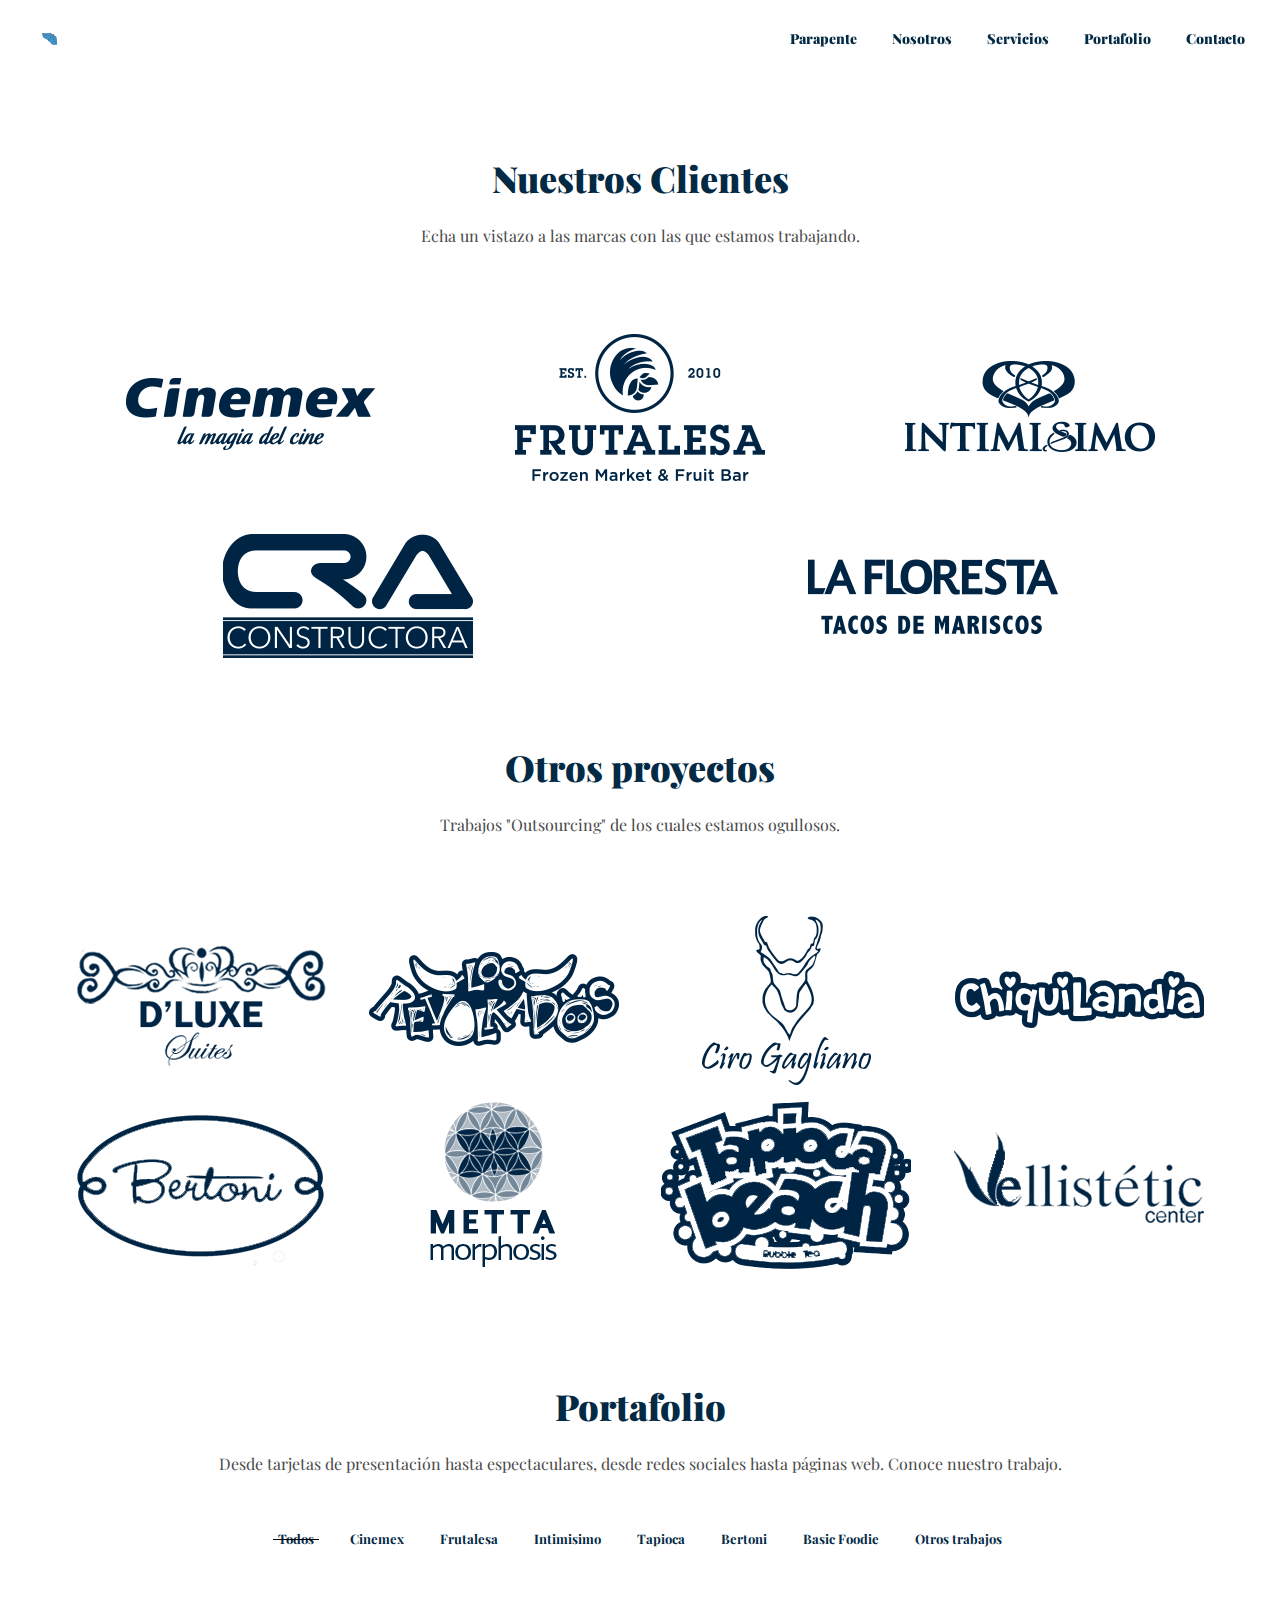
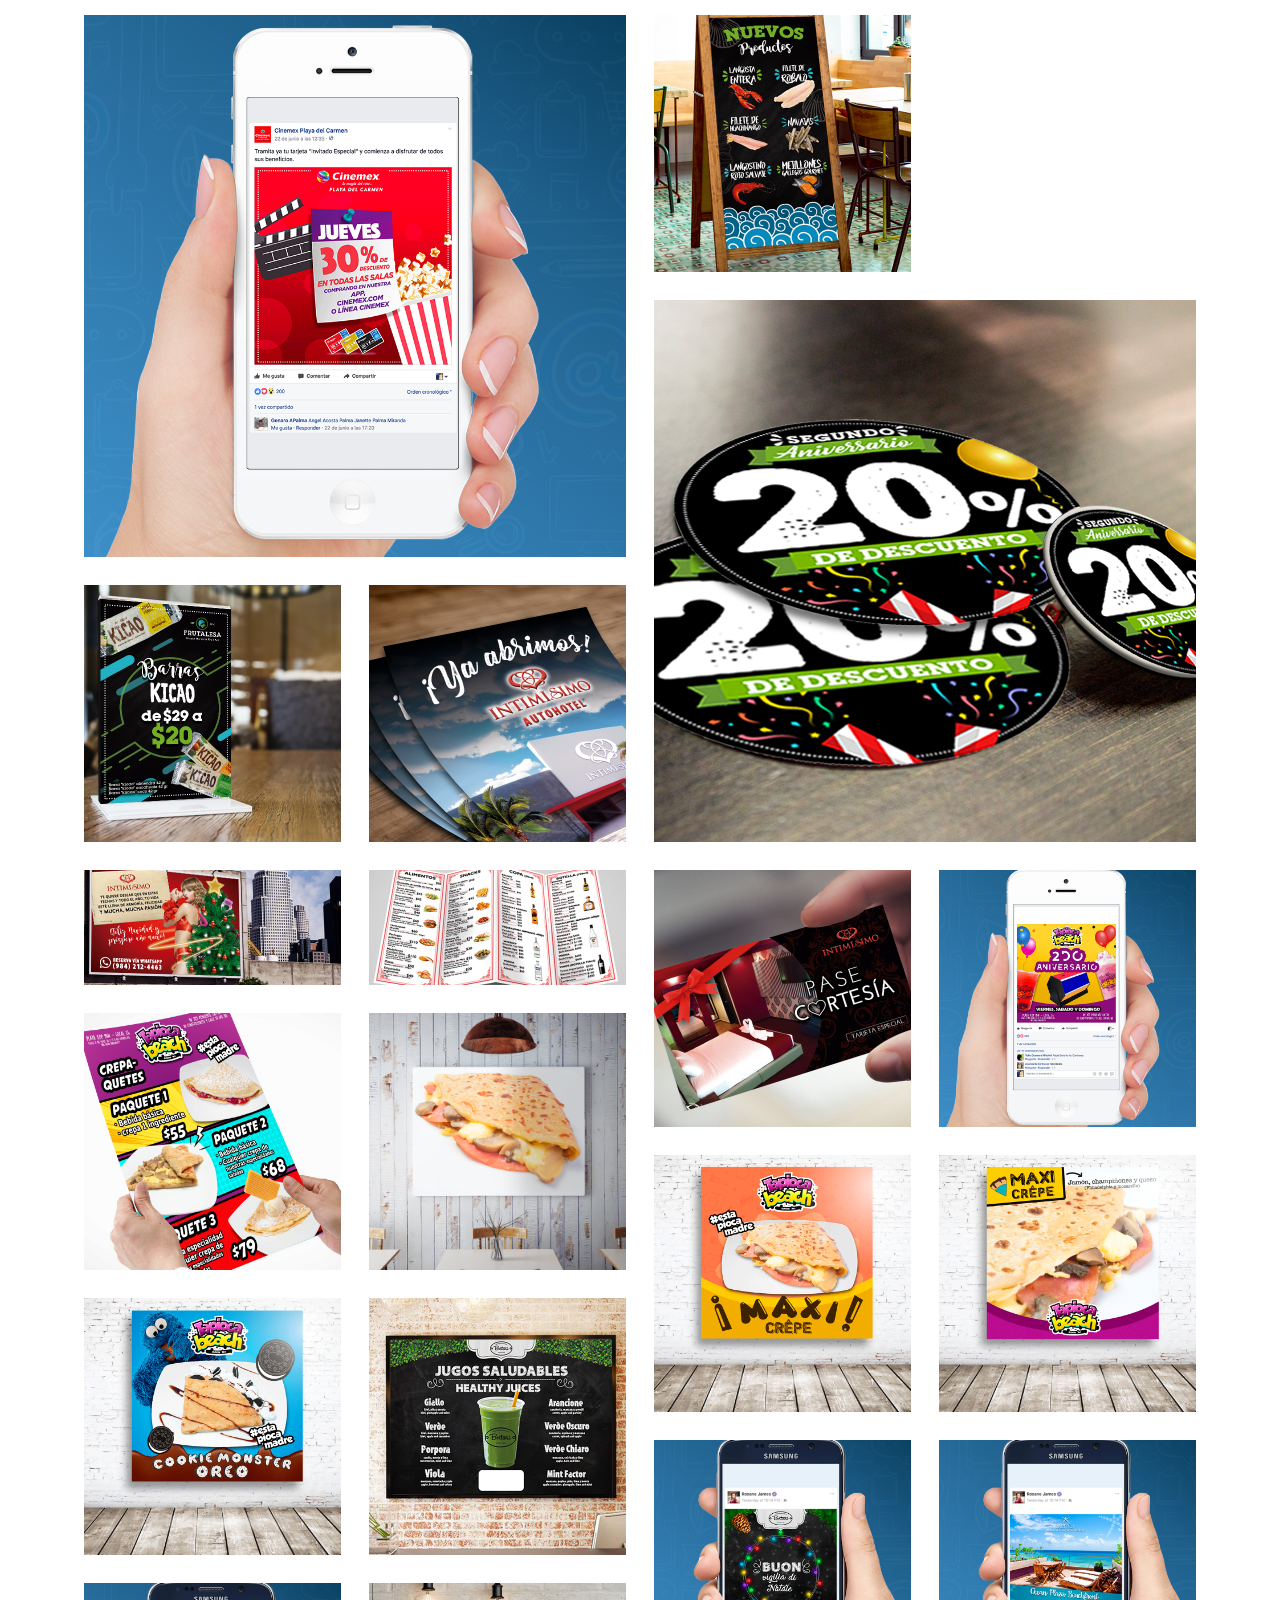
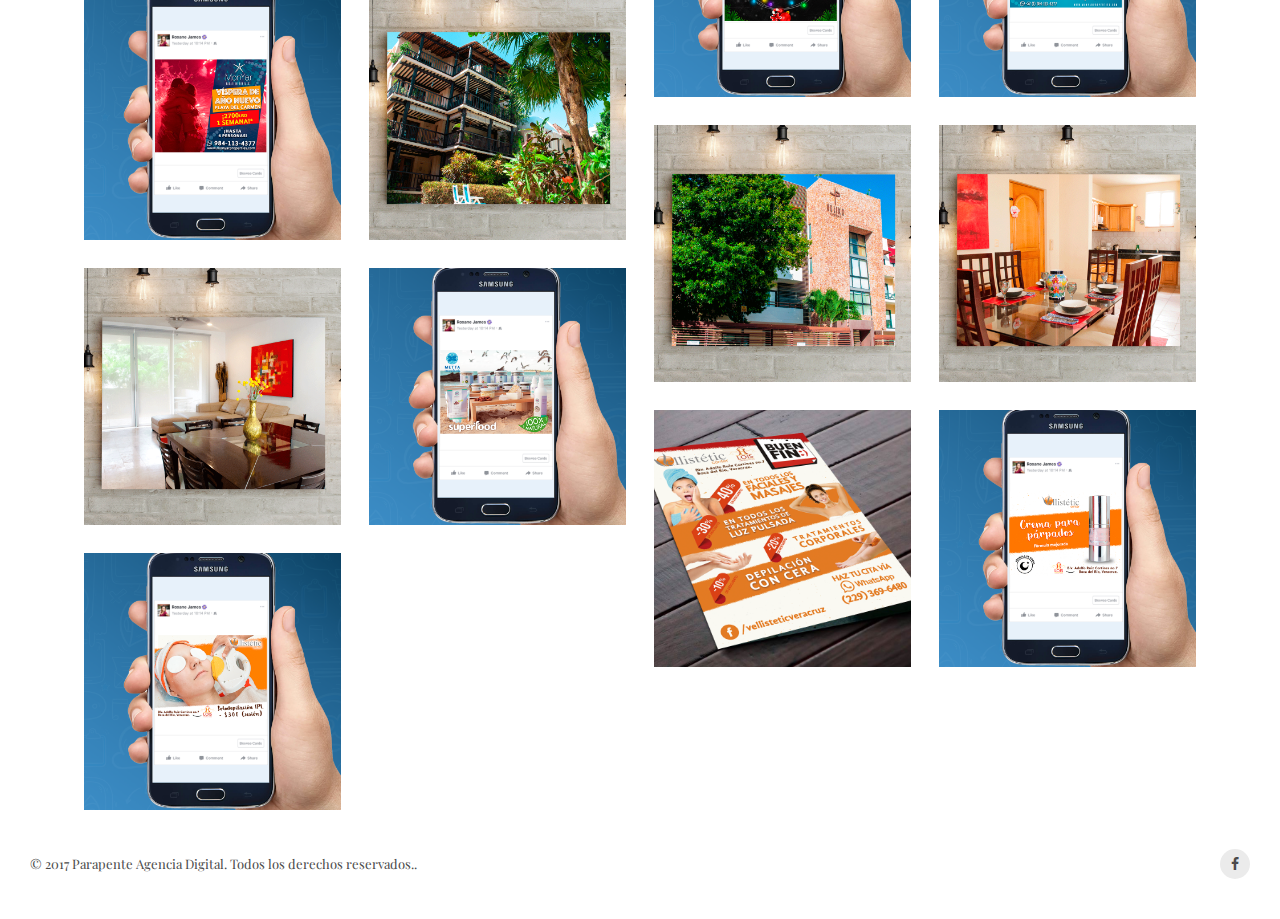
<file: portafolio.html>
<!DOCTYPE html>
<html lang="en">
<head>
    <meta http-equiv="content-type" content="text/html; charset=utf-8" />
    <meta name="format-detection" content="telephone=no" />
    <meta name="apple-mobile-web-app-capable" content="yes" />
    <meta name="viewport" content="width=device-width, initial-scale=1, maximum-scale=1.0, user-scalable=no, minimal-ui"/>
    
    <link href="https://fonts.googleapis.com/css?family=Playfair+Display:400,700,900" rel="stylesheet" />
    <link href="css/bootstrap.min.css" rel="stylesheet" type="text/css" />
    <link href="css/bootstrap.extension.css" rel="stylesheet" type="text/css" />
    <link href="css/style.css" rel="stylesheet" type="text/css" />
    <link href="css/swiper.css" rel="stylesheet" type="text/css" />
    <link href="css/font-awesome.min.css" rel="stylesheet" type="text/css" />

    <link rel="shortcut icon" href="img/logo.ico"/>
    <title>Parapente Agencia Digital</title>
</head>
<body>

    <!-- LOADER -->
    <div id="loader-wrapper"></div>

    <!-- HEADER -->
    <header class="type-3">
        <div class="header-wrapper">
            <a id="logo" href="index"><img src="img/logo.ico" alt="" /></a>
            <div class="hamburger-icon">
                <span></span>
                <span></span>
                <span></span>
                <span></span>
            </div>
            <div class="follow style-1">
                <a class="entry" href="https://www.instagram.com/" target="_blank"><i class="fa fa-instagram"></i></a>
                <a class="entry" href="https://www.facebook.com/" target="_blank"><i class="fa fa-facebook"></i></a>
                <a class="entry" href="https://twitter.com/" target="_blank"><i class="fa fa-twitter"></i></a>
                <a class="entry" href="https://plus.google.com/" target="_blank"><i class="fa fa-google-plus"></i></a>
            </div>
        </div>
        <div class="navigation-wrapper" style="background-image: url(img/FONDOBLANCO.png);">
            <nav>
                <ul>
                    <li>
                        <a href="index" style="color: #032A45;"><p>Parapente</p></a>
                    </li>
                    <li>
                        <a href="nosotros" style="color: #032A45;"><p>Nosotros</p></a>
                    </li>
                    <li><a href="servicios" style="color: #032A45;"><p>Servicios</p></a></li>
                    <li>
                        <a href="portafolio" style="color: #032A45;"><p>Portafolio</p></a>
                    </li>
                    <li>
                        <a href="contacto" style="color: #032A45;"><p>Contacto</p></a>
                    </li>
                </ul>
            </nav>
        </div>
    </header>

    <div id="content-block">

        <div class="container">

            <div class="empty-space col-xs-b40 col-sm-b80"></div>

            <div class="row">
                <div class="col-md-12 text-center">
                    <article class="sa">
                        <h3 style="color: #032A45;" id="nuestrosclientes">Nuestros Clientes</h3>
                        <p>Echa un vistazo a las marcas con las que estamos trabajando.</p>
                    </article>
                    <div class="empty-space col-xs-b25 col-sm-b50"></div>
                </div>
            </div>
            <br>
            <br>
            <div class="row">
                <div class="col-xs-6 col-sm-4">
                    <a href="https://www.facebook.com/CinemexPDC/" target="_blank" class="client-logo mouseover-2"><img src="img/clientes/cinemex.png" alt="" /></a>
                </div>
                <div class="col-xs-6 col-sm-4">
                    <a href="http://frutalesa.com/" target="_blank" class="client-logo mouseover-2"><img src="img/clientes/frutalesa.png" alt="" /></a>
                </div>
                <div class="col-xs-6 col-sm-4">
                    <a href="https://www.facebook.com/IntimisimoMX/" target="_blank" class="client-logo mouseover-2"><img src="img/clientes/intimisimo.png" alt="" /></a>
                </div>
                <div class="col-xs-6 col-sm-6">
                    <a href="http://dltconstrucciones.com.mx/" target="_blank" class="client-logo mouseover-2"><img src="img/clientes/cra.png" alt="" /></a>
                </div>
                <div class="col-xs-12 col-sm-6">
                    <a href="https://www.facebook.com/LaFlorestaPlaya/" target="_blank" class="client-logo mouseover-2"><img src="img/clientes/lafloresta.png" alt="" /></a>
                </div>
            </div>

            <div class="row">
                <div class="col-md-12 text-center">
                    <article class="sa">
                        <br>
                        <br>
                        <h3 style="color: #032A45;">Otros proyectos</h3>
                        <p>Trabajos "Outsourcing" de los cuales estamos ogullosos.</p>
                    </article>
                    <div class="empty-space col-xs-b25 col-sm-b50"></div>
                </div>
            </div>
            <br>
            <br>
            <div class="row">
                <div class="col-xs-6 col-sm-3">
                    <a class="client-logo mouseover-2"><img src="img/clientes/deluxe.png" alt="" /></a>
                </div>
                <div class="col-xs-6 col-sm-3">
                    <a class="client-logo mouseover-2"><img src="img/clientes/losrevolkados.png" alt="" /></a>
                </div>
                <div class="col-xs-6 col-sm-3">
                    <a class="client-logo mouseover-2"><img src="img/clientes/ciro.png" alt="" /></a>
                </div>
                <div class="col-xs-6 col-sm-3">
                    <a class="client-logo mouseover-2"><img src="img/clientes/chiqui.png" alt="" /></a>
                </div>
                <div class="col-xs-6 col-sm-3">
                    <a class="client-logo mouseover-2"><img src="img/clientes/bertoni.png" alt="" /></a>
                </div>
                <div class="col-xs-6 col-sm-3">
                    <a class="client-logo mouseover-2"><img src="img/clientes/metta.png" alt="" /></a>
                </div>
                <div class="col-xs-6 col-sm-3">
                    <a class="client-logo mouseover-2"><img src="img/clientes/tapioca.png" alt="" /></a>
                </div>
                <div class="col-xs-6 col-sm-3">
                    <a class="client-logo mouseover-2"><img src="img/clientes/vellistetic.png" alt="" /></a>
                </div>
            </div>

            <div class="empty-space col-xs-b25 col-sm-b50"></div>
            <div class="empty-space col-xs-b25 col-sm-b50"></div>

            <div class="row">
                <div class="col-md-12 text-center">
                    <article class="sa">
                        <h3 style="color: #032A45" id="portafoliotitulo">Portafolio</h3>
                        <p>Desde tarjetas de presentación hasta espectaculares, desde redes sociales hasta páginas web. Conoce nuestro trabajo.</p>
                    </article>
                    <div class="empty-space col-xs-b25 col-sm-b50"></div>
                </div>
                <div class="col-md-12 text-center">
                    <div class="sorting-menu">
                        <div class="title">All</div>
                        <div class="toggle">
                            <a class="active" data-filter="*"><span class="text" style="color: #032A45">Todos</span>
                            <a data-filter=".filter-1"><span class="text" style="color: #032A45">Cinemex</span>
                            <a data-filter=".filter-2"><span class="text" style="color: #032A45">Frutalesa</span>
                            <a data-filter=".filter-3"><span class="text" style="color: #032A45">Intimisimo</span>
                            <a data-filter=".filter-4"><span class="text" style="color: #032A45">Tapioca</span>
                            <a data-filter=".filter-5"><span class="text" style="color: #032A45">Bertoni</span>
                            <a data-filter=".filter-6"><span class="text" style="color: #032A45">Basic Foodie</span>
                            <a data-filter=".filter-7"><span class="text" style="color: #032A45">Otros trabajos</span>
                        </div>
                    </div>
                    <div class="empty-space col-xs-b25 col-sm-b50"></div>
                </div>
            </div>
            

            <div class="sorting-container portfolio-1">
                <div class="grid-sizer w25"></div>
                <div class="sorting-item w50 filter-1">
                    <div class="portfolio-preview-1">
                        <a href="img/portafolio/CINEMEX/2.png" class="lightbox">
                            <img class="preview" src="img/portafolio/CINEMEX/1.png" alt="" />
                            <span class="valign-middle portfolio-hover-1">                                
                                <span class="valign-middle-content">
                                    <span class="title h3" style="color: #032A45">Social Media</span>
                                    <span class="description sa dark small">Cinemex / Playa del Carmen</span>
                                </span>
                            </span>
                        </a>
                    </div>
                </div>
                <div class="sorting-item w25 filter-2">
                    <div class="portfolio-preview-1">
                        <a href="img/portafolio/FRUTALESA/CABALLETES/2.png" class="lightbox">
                            <img class="preview" src="img/portafolio/FRUTALESA/CABALLETES/1.png" alt="" />
                            <span class="valign-middle portfolio-hover-1">                                
                                <span class="valign-middle-content">
                                    <span class="title h4" style="color: #032A45">Caballetes</span>
                                    <span class="description sa dark small">Frutalesa / Playa del carmen</span>
                                </span>
                            </span>
                        </a>
                    </div>
                </div>
                <div class="sorting-item w50 filter-2">
                    <div class="portfolio-preview-1">
                        <a href="img/portafolio/FRUTALESA/CIRCULOS Y PIN/2.png" class="lightbox">
                            <img class="preview" src="img/portafolio/FRUTALESA/CIRCULOS Y PIN/1.png" alt="" />
                            <span class="valign-middle portfolio-hover-1">                                
                                <span class="valign-middle-content">
                                    <span class="title h3" style="color: #032A45">Circulos y pin</span>
                                    <span class="description sa dark small">Frutalesa / Playa del Carmen</span>
                                </span>
                            </span>
                        </a>
                    </div>
                </div>
                <div class="sorting-item w25 filter-2">
                    <div class="portfolio-preview-1">
                        <a href="img/portafolio/FRUTALESA/PROMOCIONALES PARA MESA/2.png" class="lightbox">
                            <img class="preview" src="img/portafolio/FRUTALESA/PROMOCIONALES PARA MESA/1.png" alt="" />
                            <span class="valign-middle portfolio-hover-1">                                
                                <span class="valign-middle-content">
                                    <span class="title h4" style="color: #032A45">Promocionales para mesa</span>
                                    <span class="description sa dark small">Frutalesa / Playa del Carmen</span>
                                </span>
                            </span>
                        </a>
                    </div>
                </div>
                <div class="sorting-item w25 filter-3">
                    <div class="portfolio-preview-1">
                        <a href="img/portafolio/INTIMISIMO/FLYERS/2.png" class="lightbox">
                            <img class="preview" src="img/portafolio/INTIMISIMO/FLYERS/1.png" alt="" />
                            <span class="valign-middle portfolio-hover-1">                                
                                <span class="valign-middle-content">
                                    <span class="title h4" style="color: #032A45">Flyers</span>
                                    <span class="description sa dark small">Initimisimo / Playa del Carmen</span>
                                </span>
                            </span>
                        </a>
                    </div>
                </div>
                <div class="sorting-item w25 filter-3">
                    <div class="portfolio-preview-1">
                        <a href="img/portafolio/INTIMISIMO/ESPECTACULARES/2.png" class="lightbox">
                            <img class="preview" src="img/portafolio/INTIMISIMO/ESPECTACULARES/1.png" alt="" />
                            <span class="valign-middle portfolio-hover-1">                                
                                <span class="valign-middle-content">
                                    <span class="title h4" style="color: #032A45">Espectaculares</span>
                                    <span class="description sa dark small">Intimisimo / Playa del Carmen</span>
                                </span>
                            </span>
                        </a>
                    </div>
                </div>
                <div class="sorting-item w25 filter-3">
                    <div class="portfolio-preview-1">
                        <a href="img/portafolio/INTIMISIMO/MENU/1.png" class="lightbox">
                            <img class="preview" src="img/portafolio/INTIMISIMO/MENU/1.png" alt="" />
                            <span class="valign-middle portfolio-hover-1">                                
                                <span class="valign-middle-content">
                                    <span class="title h4" style="color: #032A45">Menú</span>
                                    <span class="description sa dark small">Intimisimo / Playa del Carmen</span>
                                </span>
                            </span>
                        </a>
                    </div>
                </div>
                <div class="sorting-item w25 filter-3">
                    <div class="portfolio-preview-1">
                        <a href="img/portafolio/INTIMISIMO/TARJETAS DE CORTESÍA/2.png" class="lightbox">
                            <img class="preview" src="img/portafolio/INTIMISIMO/TARJETAS DE CORTESÍA/1.png" alt="" />
                            <span class="valign-middle portfolio-hover-1">                                
                                <span class="valign-middle-content">
                                    <span class="title h4" style="color: #032A45">Tarjetas de cortesía</span>
                                    <span class="description sa dark small">Intimisimo / Playa del Carmen</span>
                                </span>
                            </span>
                        </a>
                    </div>
                </div>
                <div class="sorting-item w25 filter-4">
                    <div class="portfolio-preview-1">
                        <a href="img/portafolio/TAPIOCA/1.png" class="lightbox">
                            <img class="preview" src="img/portafolio/TAPIOCA/1.png" alt="" />
                            <span class="valign-middle portfolio-hover-1">                                
                                <span class="valign-middle-content">
                                    <span class="title h4" style="color: #032A45">Social Media</span>
                                    <span class="description sa dark small">Tapioca / Playa del Carmen</span>
                                </span>
                            </span>
                        </a>
                    </div>
                </div>
                <div class="sorting-item w25 filter-4">
                    <div class="portfolio-preview-1">
                        <a href="img/portafolio/TAPIOCA/2.png" class="lightbox">
                            <img class="preview" src="img/portafolio/TAPIOCA/2.png" alt="" />
                            <span class="valign-middle portfolio-hover-1">                                
                                <span class="valign-middle-content">
                                    <span class="title h4" style="color: #032A45">Flyers</span>
                                    <span class="description sa dark small">Tapioca / Playa del Carmen</span>
                                </span>
                            </span>
                        </a>
                    </div>
                </div>
                <div class="sorting-item w25 filter-4">
                    <div class="portfolio-preview-1">
                        <a href="img/portafolio/TAPIOCA/4.png" class="lightbox">
                            <img class="preview" src="img/portafolio/TAPIOCA/3.png" alt="" />
                            <span class="valign-middle portfolio-hover-1">                                
                                <span class="valign-middle-content">
                                    <span class="title h4" style="color: #032A45">Fotografía</span>
                                    <span class="description sa dark small">Tapioca / Playa del Carmen</span>
                                </span>
                            </span>
                        </a>
                    </div>
                </div>
                <div class="sorting-item w25 filter-4">
                    <div class="portfolio-preview-1">
                        <a href="img/portafolio/TAPIOCA/7.png" class="lightbox">
                            <img class="preview" src="img/portafolio/TAPIOCA/6.png" alt="" />
                            <span class="valign-middle portfolio-hover-1">                                
                                <span class="valign-middle-content">
                                    <span class="title h4" style="color: #032A45">Contenido fotográfico</span>
                                    <span class="description sa dark small">Tapioca / Playa del Carmen</span>
                                </span>
                            </span>
                        </a>
                    </div>
                </div>
                <div class="sorting-item w25 filter-4">
                    <div class="portfolio-preview-1">
                        <a href="img/portafolio/TAPIOCA/9.png" class="lightbox">
                            <img class="preview" src="img/portafolio/TAPIOCA/8.png" alt="" />
                            <span class="valign-middle portfolio-hover-1">                                
                                <span class="valign-middle-content">
                                    <span class="title h4" style="color: #032A45">Contenido fotográfico</span>
                                    <span class="description sa dark small">Tapioca / Playa del Carmen</span>
                                </span>
                            </span>
                        </a>
                    </div>
                </div>
                <div class="sorting-item w25 filter-4">
                    <div class="portfolio-preview-1">
                        <a href="img/portafolio/TAPIOCA/11.png" class="lightbox">
                            <img class="preview" src="img/portafolio/TAPIOCA/10.png" alt="" />
                            <span class="valign-middle portfolio-hover-1">                                
                                <span class="valign-middle-content">
                                    <span class="title h4" style="color: #032A45">Contenido fotográfico</span>
                                    <span class="description sa dark small">Tapioca / Playa del Carmen</span>
                                </span>
                            </span>
                        </a>
                    </div>
                </div>
                <div class="sorting-item w25 filter-5">
                    <div class="portfolio-preview-1">
                        <a href="img/portafolio/BERTONI/MENUS/2.png" class="lightbox">
                            <img class="preview" src="img/portafolio/BERTONI/MENUS/1.png" alt="" />
                            <span class="valign-middle portfolio-hover-1">                                
                                <span class="valign-middle-content">
                                    <span class="title h4" style="color: #032A45">Menús</span>
                                    <span class="description sa dark small">Bertoni / Playa del Carmen</span>
                                </span>
                            </span>
                        </a>
                    </div>
                </div>
                <div class="sorting-item w25 filter-5">
                    <div class="portfolio-preview-1">
                        <a href="img/portafolio/BERTONI/1.png" class="lightbox">
                            <img class="preview" src="img/portafolio/BERTONI/1.png" alt="" />
                            <span class="valign-middle portfolio-hover-1">                                
                                <span class="valign-middle-content">
                                    <span class="title h4" style="color: #032A45">Social Media</span>
                                    <span class="description sa dark small">Bertoni / Playa del Carmen</span>
                                </span>
                            </span>
                        </a>
                    </div>
                </div>
                <div class="sorting-item w25 filter-7">
                    <div class="portfolio-preview-1">
                        <a href="img/portafolio/MONYAR/2.png" class="lightbox">
                            <img class="preview" src="img/portafolio/MONYAR/1.png" alt="" />
                            <span class="valign-middle portfolio-hover-1">                                
                                <span class="valign-middle-content">
                                    <span class="title h4" style="color: #032A45">Social Media</span>
                                    <span class="description sa dark small">Monyar / Playa del Carmen</span>
                                </span>
                            </span>
                        </a>
                    </div>
                </div>
                <div class="sorting-item w25 filter-7">
                    <div class="portfolio-preview-1">
                        <a href="img/portafolio/MONYAR/3.png" class="lightbox">
                            <img class="preview" src="img/portafolio/MONYAR/3.png" alt="" />
                            <span class="valign-middle portfolio-hover-1">                                
                                <span class="valign-middle-content">
                                    <span class="title h4" style="color: #032A45">Social Media</span>
                                    <span class="description sa dark small">Monyar / Playa del Carmen</span>
                                </span>
                            </span>
                        </a>
                    </div>
                </div>
                <div class="sorting-item w25 filter-7">
                    <div class="portfolio-preview-1">
                        <a href="img/portafolio/MONYAR/5.png" class="lightbox">
                            <img class="preview" src="img/portafolio/MONYAR/4.png" alt="" />
                            <span class="valign-middle portfolio-hover-1">                                
                                <span class="valign-middle-content">
                                    <span class="title h4" style="color: #032A45">Contenido fotográfico</span>
                                    <span class="description sa dark small">Monyar / Playa del Carmen</span>
                                </span>
                            </span>
                        </a>
                    </div>
                </div>
                <div class="sorting-item w25 filter-7">
                    <div class="portfolio-preview-1">
                        <a href="img/portafolio/MONYAR/7.png" class="lightbox">
                            <img class="preview" src="img/portafolio/MONYAR/6.png" alt="" />
                            <span class="valign-middle portfolio-hover-1">                                
                                <span class="valign-middle-content">
                                    <span class="title h4" style="color: #032A45">Contenido fotográfico</span>
                                    <span class="description sa dark small">Monyar / Playa del Carmen</span>
                                </span>
                            </span>
                        </a>
                    </div>
                </div>
                <div class="sorting-item w25 filter-7">
                    <div class="portfolio-preview-1">
                        <a href="img/portafolio/MONYAR/9.png" class="lightbox">
                            <img class="preview" src="img/portafolio/MONYAR/8.png" alt="" />
                            <span class="valign-middle portfolio-hover-1">                                
                                <span class="valign-middle-content">
                                    <span class="title h4" style="color: #032A45">Contenido fotográfico</span>
                                    <span class="description sa dark small">Monyar / Playa del Carmen</span>
                                </span>
                            </span>
                        </a>
                    </div>
                </div>
                <div class="sorting-item w25 filter-7">
                    <div class="portfolio-preview-1">
                        <a href="img/portafolio/MONYAR/11.png" class="lightbox">
                            <img class="preview" src="img/portafolio/MONYAR/10.png" alt="" />
                            <span class="valign-middle portfolio-hover-1">                                
                                <span class="valign-middle-content">
                                    <span class="title h4" style="color: #032A45">Contenido fotográfico</span>
                                    <span class="description sa dark small">Monyar / Playa del Carmen</span>
                                </span>
                            </span>
                        </a>
                    </div>
                </div>
                <div class="sorting-item w25 filter-7">
                    <div class="portfolio-preview-1">
                        <a href="img/portafolio/METAMORPHOSIS/2.png" class="lightbox">
                            <img class="preview" src="img/portafolio/METAMORPHOSIS/1.png" alt="" />
                            <span class="valign-middle portfolio-hover-1">                                
                                <span class="valign-middle-content">
                                    <span class="title h4" style="color: #032A45">Social Media</span>
                                    <span class="description sa dark small">Metamorphosis / Playa del Carmen</span>
                                </span>
                            </span>
                        </a>
                    </div>
                </div>
                <div class="sorting-item w25 filter-7">
                    <div class="portfolio-preview-1">
                        <a href="img/portafolio/VELLISTÉTIC/2.png" class="lightbox">
                            <img class="preview" src="img/portafolio/VELLISTÉTIC/1.png" alt="" />
                            <span class="valign-middle portfolio-hover-1">                                
                                <span class="valign-middle-content">
                                    <span class="title h4" style="color: #032A45">Flyers</span>
                                    <span class="description sa dark small">Vellestétic / Playa del Carmen</span>
                                </span>
                            </span>
                        </a>
                    </div>
                </div>
                <div class="sorting-item w25 filter-7">
                    <div class="portfolio-preview-1">
                        <a href="img/portafolio/VELLISTÉTIC/4.png" class="lightbox">
                            <img class="preview" src="img/portafolio/VELLISTÉTIC/3.png" alt="" />
                            <span class="valign-middle portfolio-hover-1">                                
                                <span class="valign-middle-content">
                                    <span class="title h4" style="color: #032A45">Social Media</span>
                                    <span class="description sa dark small">Vellestétic / Playa del Carmen</span>
                                </span>
                            </span>
                        </a>
                    </div>
                </div>
                <div class="sorting-item w25 filter-7">
                    <div class="portfolio-preview-1">
                        <a href="img/portafolio/VELLISTÉTIC/5.png" class="lightbox">
                            <img class="preview" src="img/portafolio/VELLISTÉTIC/5.png" alt="" />
                            <span class="valign-middle portfolio-hover-1">                                
                                <span class="valign-middle-content">
                                    <span class="title h4" style="color: #032A45">Social Media</span>
                                    <span class="description sa dark small">Vellistétic / Playa del Carmen</span>
                                </span>
                            </span>
                        </a>
                    </div>
                </div>
                

            </div>
    
        </div>

        <!-- FOOTER -->
        <footer>
            <div class="container-fluid">
                <div class="row">
                    <div class="col-md-6 col-xs-text-center col-md-text-left">
                        <div class="copyright sa small">&copy; 2017 Parapente Agencia Digital. Todos los derechos reservados.<a href="https://themeforest.net/user/unionagency" target="_blank"><b></b></a>.</div>  
                        <div class="col-xs-b15 visible-xs visible-sm"></div>
                    </div>
                    <div class="col-md-6 col-xs-text-center col-md-text-right">
                        <div class="follow style-1">
                            <a class="entry" href="https://www.facebook.com/ParapenteAgencia/" target="_blank"><i class="fa fa-facebook"></i></a>
                        </div>
                    </div>
                </div>
            </div>
        </footer>
    </div>

    <div class="phone-marker visible-xs"></div><div class="tablet-marker visible-sm"></div>

    <script src="js/jquery-2.2.4.min.js"></script>
    <script src="js/swiper.jquery.min.js"></script>
    <script src="js/global.js"></script>

    <script src="js/isotope.pkgd.min.js"></script>

    <!-- lightbox -->
    <link href="css/simplelightbox.css" rel="stylesheet" type="text/css" />
    <script src="js/simple-lightbox.min.js"></script>

</body>
</html>
</file>
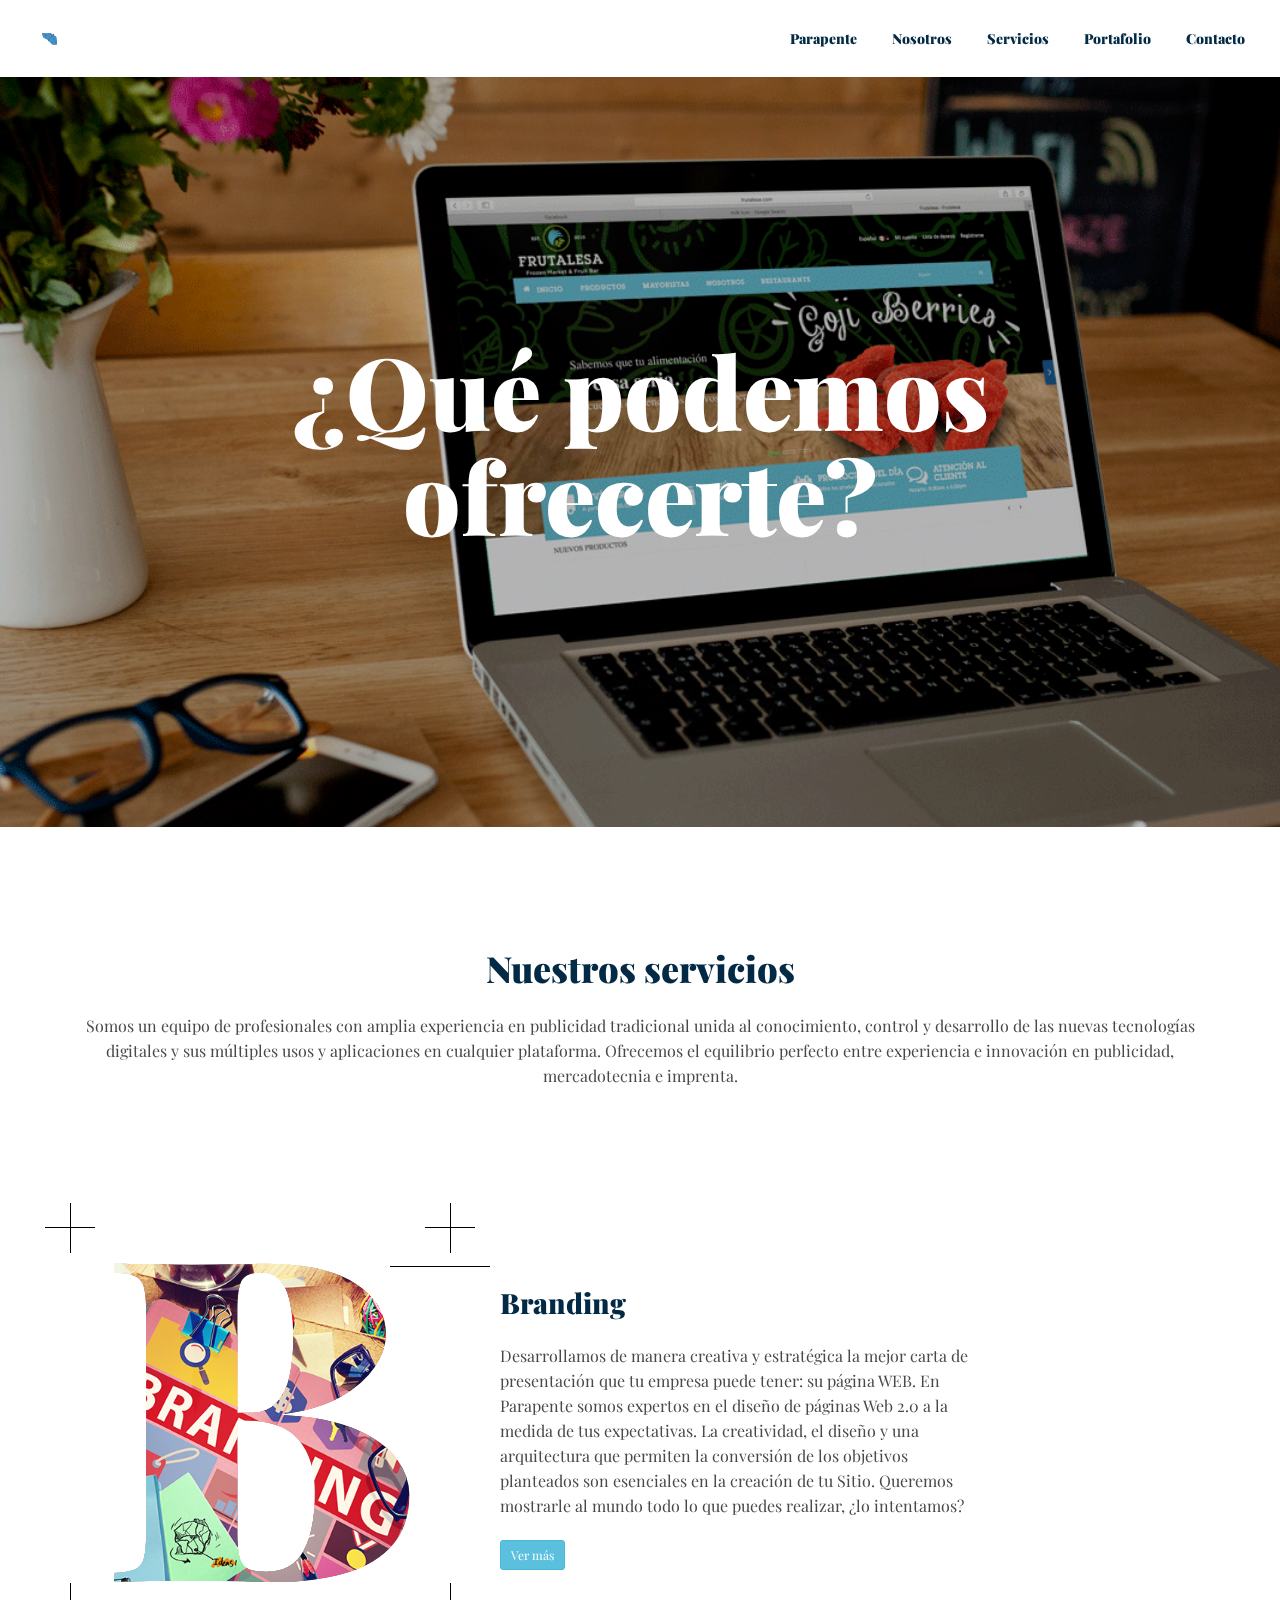
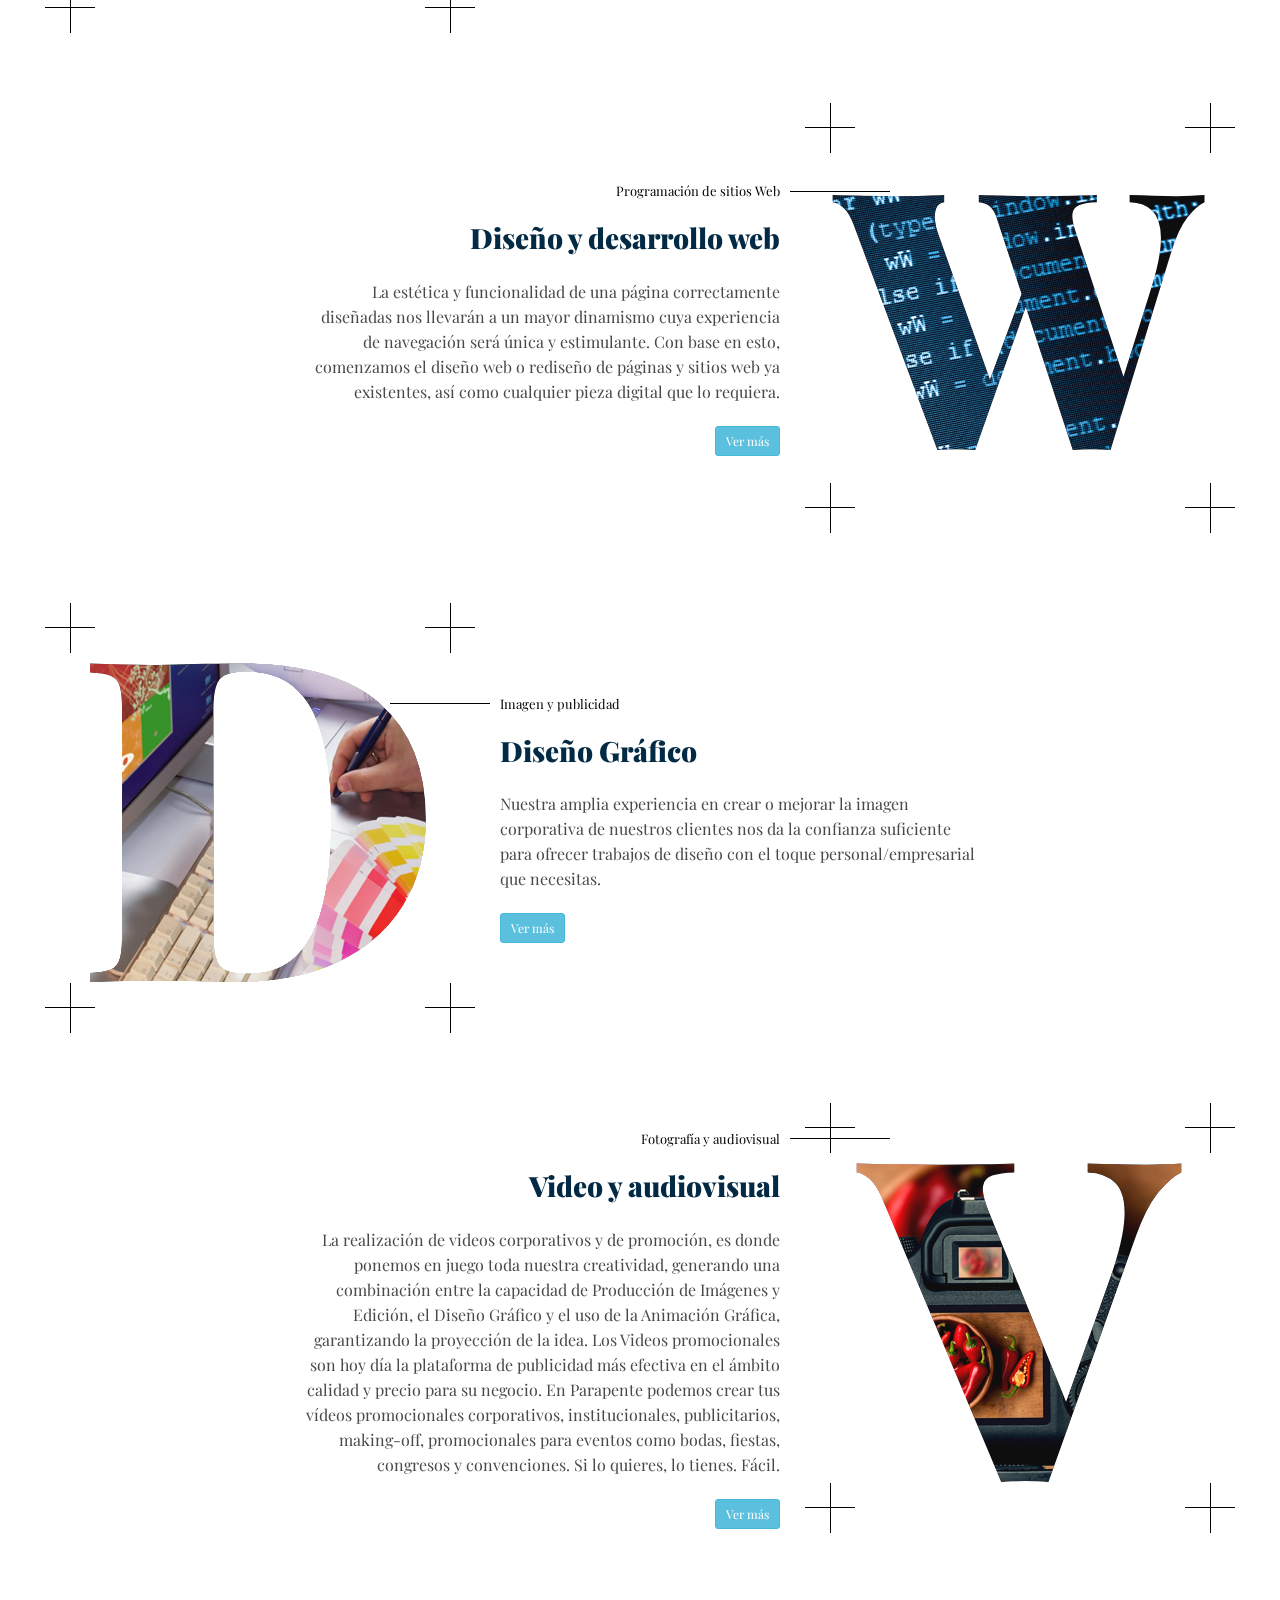
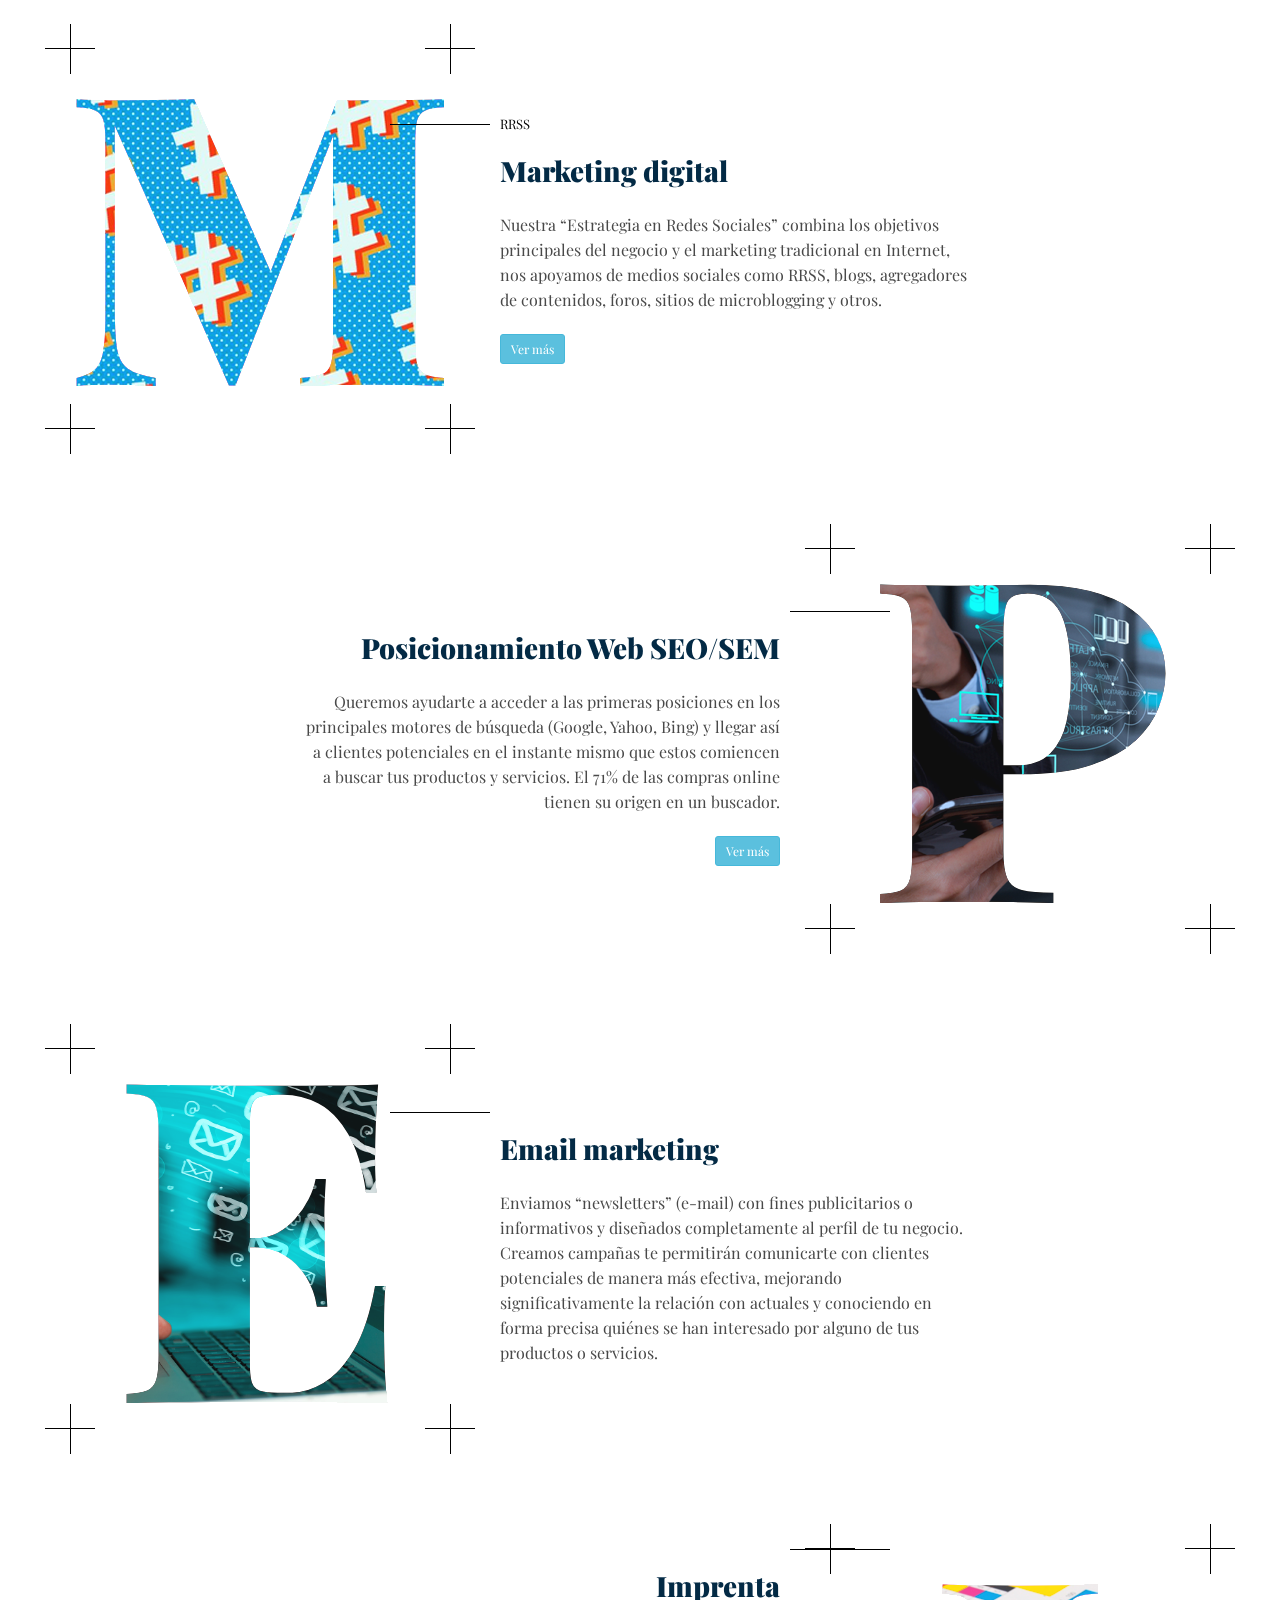
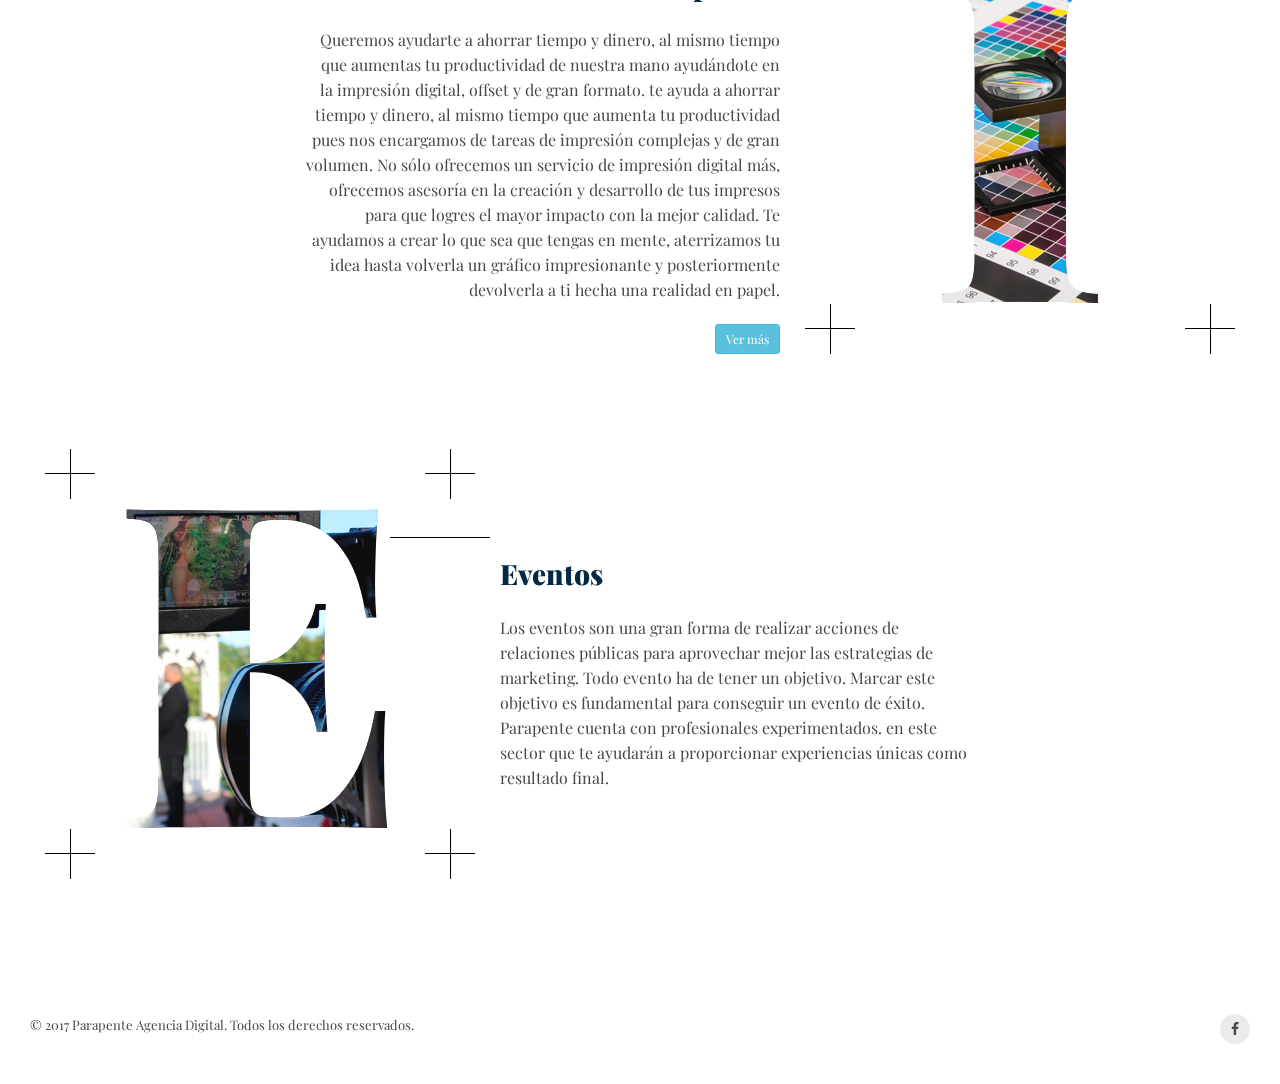
<file: servicios.html>
<!DOCTYPE html>
<html lang="en">
<head>
    <meta http-equiv="content-type" content="text/html; charset=utf-8" />
    <meta name="format-detection" content="telephone=no" />
    <meta name="apple-mobile-web-app-capable" content="yes" />
    <meta name="viewport" content="width=device-width, initial-scale=1, maximum-scale=1.0, user-scalable=no, minimal-ui"/>
    
    <link href="https://fonts.googleapis.com/css?family=Playfair+Display:400,700,900" rel="stylesheet" />
    <link href="css/bootstrap.min.css" rel="stylesheet" type="text/css" />
    <link href="css/bootstrap.extension.css" rel="stylesheet" type="text/css" />
    <link href="css/style.css" rel="stylesheet" type="text/css" />
    <link href="css/swiper.css" rel="stylesheet" type="text/css" />
    <link href="css/font-awesome.min.css" rel="stylesheet" type="text/css" />

    <link rel="shortcut icon" href="img/logo.ico" />
    <title>Parapente Agencia Digital</title>
</head>
<body>

    <!-- LOADER -->
    <div id="loader-wrapper"></div>

    <!-- HEADER -->
    <header class="type-3 white">
        <div class="header-wrapper">
            <a id="logo" href="index"><img src="img/logo.ico" alt="" /></a>
            <div class="hamburger-icon">
                <span></span>
                <span></span>
                <span></span>
                <span></span>
            </div>
            <div class="follow style-1">
                <a class="entry" href="https://www.instagram.com/" target="_blank"><i class="fa fa-instagram"></i></a>
                <a class="entry" href="https://www.facebook.com/" target="_blank"><i class="fa fa-facebook"></i></a>
                <a class="entry" href="https://twitter.com/" target="_blank"><i class="fa fa-twitter"></i></a>
                <a class="entry" href="https://plus.google.com/" target="_blank"><i class="fa fa-google-plus"></i></a>
            </div>
        </div>
        <div class="navigation-wrapper" style="background-image: url(img/FONDOBLANCO.png);">
            <nav>
                <ul>
                    <li>
                        <a href="index" style="color: #032A45;"><p>Parapente</p></a>
                    </li>
                    <li>
                        <a href="nosotros" style="color: #032A45;"><p>Nosotros</p></a>
                    </li>
                    <li><a href="servicios" style="color: #032A45;"><p>Servicios</p></a></li>
                    <li>
                        <a href="portafolio" style="color: #032A45;"><p>Portafolio</p></a>
                    </li>
                    <li>
                        <a href="contacto" style="color: #032A45;"><p>Contacto</p></a>
                    </li>
                </ul>
            </nav>
        </div>
    </header>

    <div id="content-block">

        <div class="fixed-background" style="background-image: url(img/servicios/serviciosgrande.png);">
            <div class="banner-shortcode">
                <div class="container">
                    <div class="row">
                        <div class="col-md-12">
                            <div class="align">
                                <h1 class="h1 light">¿Qué podemos ofrecerte?</h1>
                            </div>
                        </div>
                    </div>
                </div>
            </div>
        </div>

        <div class="container">
            <div class="empty-space col-xs-b60 col-sm-b120"></div>
            <div class="row">
                <div class="col-md-12 text-center">
                    <article class="sa">
                        <h3 style="color: #032A45">Nuestros servicios</h3>
                        <p>Somos un equipo de profesionales con amplia experiencia en publicidad tradicional unida al conocimiento, control y desarrollo de las nuevas tecnologías digitales y sus múltiples usos y aplicaciones en cualquier plataforma. Ofrecemos el equilibrio perfecto entre experiencia e innovación en publicidad, mercadotecnia e imprenta.</p>
                    </article>
                    <div class="empty-space col-xs-b25 col-sm-b50"></div>
                </div>
            </div>
            <div class="empty-space col-xs-b45 col-sm-b90"></div>

            <div class="services-shortcode-1 style-2">
                <div class="preview-wrapper">
                    <div class="icon"></div>
                    <div class="icon"></div>
                    <div class="icon"></div>
                    <div class="icon"></div>
                    <div class="preview">
                        <span class="text-mask" style="background-image: url(img/servicios/branding.jpg);"><span class="text"><span class="text-align" data-letter="B"></span></span></span>
                    </div>
                </div>
                <div class="content">
                    <div class="align">
                        <div class="sl"></div>
                        <div class="sa">
                            <h4 class="h4 title" style="color: #032A45">Branding</h4>
                            <p>Desarrollamos de manera creativa y estratégica la mejor carta de presentación que tu empresa puede tener: su página WEB.  En Parapente somos expertos en el diseño de páginas Web 2.0 a la medida de tus expectativas. La creatividad, el diseño y una arquitectura que permiten la conversión de los objetivos planteados son esenciales en la creación de tu Sitio. Queremos mostrarle al mundo todo lo que puedes realizar, ¿lo intentamos?</p>
                            <button type="button" class="btn btn-info btn-sm" id="myBtn">Ver más</button>
                        </div>
                    </div>
                </div>
            </div>

            <div class="services-shortcode-1 style-1">
                <div class="preview-wrapper">
                    <div class="icon"></div>
                    <div class="icon"></div>
                    <div class="icon"></div>
                    <div class="icon"></div>
                    <div class="preview">
                        <span class="text-mask" style="background-image: url(img/servicios/programador.png);"><span class="text"><span class="text-align" data-letter="W"></span></span></span>
                    </div>
                </div>
                <div class="content">
                    <div class="align">
                        <div class="sl">Programación de sitios Web</div>
                        <div class="sa">
                            <h4 class="h4 title" style="color: #032A45">Diseño y desarrollo web</h4>
                            <p>La estética y funcionalidad de una página correctamente diseñadas nos llevarán a un mayor dinamismo cuya experiencia de navegación será única y estimulante. Con base en esto, comenzamos el diseño web o rediseño de páginas y sitios web ya existentes, así como cualquier pieza digital que lo requiera.</p>
                            <button type="button" class="btn btn-info btn-sm" id="myBtn1">Ver más</button>
                        </div>
                    </div>
                </div>
            </div>

            <div class="services-shortcode-1">
                <div class="preview-wrapper">
                    <div class="icon"></div>
                    <div class="icon"></div>
                    <div class="icon"></div>
                    <div class="icon"></div>
                    <div class="preview">
                        <span class="text-mask" style="background-image: url(img/servicios/diseñografico.png);"><span class="text"><span class="text-align" data-letter="D"></span></span></span>
                    </div>
                </div>
                <div class="content">
                    <div class="align">
                        <div class="sl">Imagen y publicidad</div>
                        <div class="sa">
                            <h4 class="h4 title" style="color: #032A45">Diseño Gráfico</h4>
                            <p>Nuestra amplia experiencia en crear o mejorar la imagen corporativa de nuestros clientes nos da la confianza suficiente para ofrecer trabajos de diseño con el toque personal/empresarial que necesitas.</p>
                            <button type="button" class="btn btn-info btn-sm" id="myBtn2">Ver más</button>
                        </div>
                    </div>
                </div>
            </div>

            <div class="services-shortcode-1 style-1">
                <div class="preview-wrapper">
                    <div class="icon"></div>
                    <div class="icon"></div>
                    <div class="icon"></div>
                    <div class="icon"></div>
                    <div class="preview">
                        <span class="text-mask" style="background-image: url(img/servicios/fotografia.png);"><span class="text"><span class="text-align" data-letter="V"></span></span></span>
                    </div>
                </div>
                <div class="content">
                    <div class="align">
                        <div class="sl">Fotografía y audiovisual</div>
                        <div class="sa">
                            <h4 class="h4 title" style="color: #032A45">Video y audiovisual</h4>
                            <p>La realización de videos corporativos y de promoción, es donde ponemos en juego toda nuestra creatividad, generando una combinación entre la capacidad de Producción de Imágenes y Edición, el Diseño Gráfico y el uso de la Animación Gráfica, garantizando la proyección de la idea.
                                Los Videos promocionales son hoy día la plataforma de publicidad más efectiva en el ámbito calidad y precio para su negocio. En Parapente podemos crear tus vídeos promocionales corporativos, institucionales, publicitarios, making-off, promocionales para eventos como bodas, fiestas, congresos y convenciones. Si lo quieres, lo tienes. Fácil.
                            </p>
                            <button type="button" class="btn btn-info btn-sm" onclick="location='https://vimeo.com/artvideoreporter'" >Ver más</button>
                        </div>
                    </div>
                </div>
            </div>

            <div class="services-shortcode-1 style-2">
                <div class="preview-wrapper">
                    <div class="icon"></div>
                    <div class="icon"></div>
                    <div class="icon"></div>
                    <div class="icon"></div>
                    <div class="preview">
                        <span class="text-mask" style="background-image: url(img/servicios/hashtag.png);"><span class="text"><span class="text-align" data-letter="M"></span></span></span>
                    </div>
                </div>
                <div class="content">
                    <div class="align">
                        <div class="sl">RRSS</div>
                        <div class="sa">
                            <h4 class="h4 title" style="color: #032A45">Marketing digital</h4>
                            <p>Nuestra “Estrategia en Redes Sociales” combina los objetivos principales del negocio y el marketing tradicional en Internet, nos apoyamos de medios sociales como RRSS, blogs, agregadores de contenidos, foros, sitios de microblogging y otros. </p>
                            <button type="button" class="btn btn-info btn-sm" id="myBtn4">Ver más</button>
                        </div>
                    </div>
                </div>
            </div>

            <div class="services-shortcode-1 style-1">
                <div class="preview-wrapper">
                    <div class="icon"></div>
                    <div class="icon"></div>
                    <div class="icon"></div>
                    <div class="icon"></div>
                    <div class="preview">
                        <span class="text-mask" style="background-image: url(img/servicios/consultoria.png);"><span class="text"><span class="text-align" data-letter="P"></span></span></span>
                    </div>
                </div>
                <div class="content">
                    <div class="align">
                        <div class="sl"></div>
                        <div class="sa">
                            <h4 class="h4 title" style="color: #032A45">Posicionamiento Web SEO/SEM</h4>
                            <p>Queremos ayudarte a acceder a las primeras posiciones en los principales motores de búsqueda (Google, Yahoo, Bing) y llegar así a clientes potenciales en el instante mismo que estos comiencen a buscar tus productos y servicios. El 71% de las compras online tienen su origen en un buscador.</p>
                            <button type="button" class="btn btn-info btn-sm" id="myBtn5">Ver más</button>
                        </div>
                    </div>
                </div>
            </div>

            <div class="services-shortcode-1 style-2">
                <div class="preview-wrapper">
                    <div class="icon"></div>
                    <div class="icon"></div>
                    <div class="icon"></div>
                    <div class="icon"></div>
                    <div class="preview">
                        <span class="text-mask" style="background-image: url(img/servicios/email.jpg);"><span class="text"><span class="text-align" data-letter="E"></span></span></span>
                    </div>
                </div>
                <div class="content">
                    <div class="align">
                        <div class="sl"></div>
                        <div class="sa">
                            <h4 class="h4 title" style="color: #032A45">Email marketing</h4>
                            <p>Enviamos “newsletters” (e-mail) con fines publicitarios o informativos y diseñados completamente al perfil de tu negocio. Creamos campañas te permitirán comunicarte con clientes potenciales de manera más efectiva, mejorando significativamente la relación con actuales y conociendo en forma precisa quiénes se han interesado por alguno de tus productos o servicios.</p>
                        </div>
                    </div>
                </div>
            </div>

            <div class="services-shortcode-1 style-1">
                <div class="preview-wrapper">
                    <div class="icon"></div>
                    <div class="icon"></div>
                    <div class="icon"></div>
                    <div class="icon"></div>
                    <div class="preview">
                        <span class="text-mask" style="background-image: url(img/servicios/imprenta.png);"><span class="text"><span class="text-align" data-letter="I"></span></span></span>
                    </div>
                </div>
                <div class="content">
                    <div class="align">
                        <div class="sl"></div>
                        <div class="sa">
                            <h4 class="h4 title" style="color: #032A45">Imprenta</h4>
                            <p>Queremos ayudarte a ahorrar tiempo y dinero, al mismo tiempo que aumentas tu productividad de nuestra mano ayudándote en la impresión digital, offset y de gran formato. te ayuda a ahorrar tiempo y dinero, al mismo tiempo que aumenta tu productividad pues nos encargamos de tareas de impresión complejas y de gran volumen.
                            No sólo ofrecemos un servicio de impresión digital más, ofrecemos asesoría en la creación y desarrollo de tus impresos para que logres el mayor impacto con la mejor calidad. Te ayudamos a crear lo que sea que tengas en mente, aterrizamos tu idea hasta volverla un gráfico impresionante y posteriormente devolverla a ti hecha una realidad en papel.</p>
                            <button type="button" class="btn btn-info btn-sm" onclick="location='imprenta'">Ver más</button>
                        </div>
                    </div>
                </div>
            </div>

            <div class="services-shortcode-1 style-2">
                <div class="preview-wrapper">
                    <div class="icon"></div>
                    <div class="icon"></div>
                    <div class="icon"></div>
                    <div class="icon"></div>
                    <div class="preview">
                        <span class="text-mask" style="background-image: url(img/servicios/eventos.jpg);"><span class="text"><span class="text-align" data-letter="E"></span></span></span>
                    </div>
                </div>
                <div class="content">
                    <div class="align">
                        <div class="sl"></div>
                        <div class="sa">
                            <h4 class="h4 title" style="color: #032A45">Eventos</h4>
                            <p>Los eventos son una gran forma de realizar acciones de relaciones públicas para aprovechar mejor 
                                las estrategias de marketing. Todo evento ha de tener un objetivo. Marcar este objetivo es fundamental para conseguir un evento de éxito. 
                                Parapente cuenta con profesionales experimentados. en este sector que te ayudarán a proporcionar experiencias únicas como resultado final.</p>
                        </div>
                    </div>
                </div>
            </div>

        </div>
    </div>

    <div class="modal fade" id="myModal" role="dialog">
        <div class="modal-dialog">
            <!-- Contenido del modal-->
                <div class="modal-content">
                    <div class="modal-header">
                        <button type="button" class="close" data-dismiss="modal">&times;</button>
                        <div class="sa"><h6 class="modal-title">Branding</h6></div>
                    </div>
                    <div class="modal-body">
                    <p><strong><h3>PLANES DE MARKETING Y COMUNICACIÓN</h3></strong>
                    Definimos y ejecutamos planes de mercadotecnia y comunicación integral. Acciones de comunicación de marca, comerciales y de co-branding. Trabajamos con nuestros clientes como “partners estratégicos”. Unificamos creatividad.
                    <br>
                    <br>

                    <strong>CONSULTORÍA ONLINE</strong><br>
                    Te asesoramos en la planificación y ejecución de acciones de marketing digital ideales para las necesidades de tu empresa o negocio.
                    <br>
                    <br>

                    <strong>DESARROLLO DE ESTRATEGIAS DIGITALES</strong><br>
                    Si algo de algo sabemos es de nuevas tendencias y herramientas tecnológicas, esto nos permite acompañar y asesorar a las empresas durante esa evolución hacia las nuevas formas de comunicación digital.
                    <br>
                    <br>

                    <strong>CAMPAÑAS DE PUBLICIDAD Y ESTRATEGIAS DE MERCADOTECNIA ONLINE/OFFLINE</strong><br>
                    Comenzamos por analizar tu empresa o negocio, su mercado, su competencia, y por supuesto, sus objetivos generales, partiendo de esto, diseñamos la mejor estrategia digital orientada a potenciar tu negocio y obtener los resultados que esperas.
                    <br>
                    <br>

                    <strong>ONLINE:</strong>
                    Nos basamos en 4 puntos destacables para impulsar tu empresa o negocio:
                    -Diseño y desarrollo de tu sitio web.
                    -Optimización y posicionamiento buscadores.
                    -Plan de marketing digital y contenido creativo
                    - Firme estrategia de posicionamiento y acciones en redes sociales.
                    Analizamos – Planificamos– Desarrollamos – Implementamos – Damos resultados
                    <br>
                    <br>

                    <strong>OFFLINE:</strong>
                    Buscamos clientes de manera convencional pero sumamente eficaz, nos aliamos del marketing directo, los medios de comunicación tradicionales o el llamado “street marketing”. Estudiando las necesidades de los clientes, creamos un diseño impactante y entregamos un trabajo impreso de gran calidad. Podemos realizar desde volantes hasta publicidad en marquesinas, vehículos, espectaculares, lo que tengas en mente. </p>
                    </div>
                    <div class="modal-footer">
                        <button type="button" class="btn btn-default" data-dismiss="modal">Cerrar</button>
                    </div>
                </div>
        </div>
    </div>

    <div class="modal fade" id="myModal1" role="dialog">
        <div class="modal-dialog">
            <!-- Contenido del modal-->
                <div class="modal-content">
                    <div class="modal-header">
                        <button type="button" class="close" data-dismiss="modal">&times;</button>
                        <div class="sa"><h6 class="modal-title">Diseño y desarrollo web</h6></div>
                    </div>
                    <div class="sa">
                    <div class="modal-body">
                    <p>Nuestro desarrollo y diseño web está orientado a resultados. Desde la concepción del sitio, trabajamos pensando en su optimización, su facilidad para ser integrable con las redes sociales más utilizadas y en una navegación moderna gracias al diseño “responsive” (adaptable a cualquier dispositivo) de todas nuestras páginas.
                    <br>
                    <br>
                    Contar con un Sitio Web le permite a tu empresa aprovechar todas las ventajas que internet ofrece, desde tener presencia institucional 24/7, hasta la posibilidad de interactuar directamente con tus clientes y ser capaz de concretar ventas por Internet.
                    </p>
                    </div>
                    </div>
                    <div class="modal-footer">
                        <button type="button" class="btn btn-default" data-dismiss="modal">Cerrar</button>
                    </div>
                </div>
        </div>
    </div>

    <div class="modal fade" id="myModal2" role="dialog">
        <div class="modal-dialog">
            <!-- Contenido del modal-->
                <div class="modal-content">
                    <div class="modal-header">
                        <button type="button" class="close" data-dismiss="modal">&times;</button>
                        <div class="sa"><h6 class="modal-title">Diseño gráfico</h6></div>
                    </div>
                    <div class="sa">
                    <div class="modal-body">
                    <p>Parapente se distingue por ser una agencia creativa que apunta y dispara con los mejores talentos en diseño gráfico, editorial y publicitario para brindarte resultados garantizados y profesionales que conlleven a una correcta comunicación visual de tu empresa o negocio. 
                    <br>
                    <br>
                    No sólo somos capaces de preparar los diseños gráficos sino también las artes finales para imprenta e incluso la imprenta misma que requieras. Supervisando así la calidad del producto final asegurando la correcta producción gráfica que necesitas. </p>
                    </div>
                    </div>
                    <div class="modal-footer">
                        <button type="button" class="btn btn-default" data-dismiss="modal">Cerrar</button>
                    </div>
                </div>
        </div>
    </div>


    <div class="modal fade" id="myModal4" role="dialog">
        <div class="modal-dialog">
            <!-- Contenido del modal-->
                <div class="modal-content">
                    <div class="modal-header">
                        <button type="button" class="close" data-dismiss="modal">&times;</button>
                        <div class="sa"><h6 class="modal-title">Marketing digital</h6></div>
                    </div>
                    <div class="sa">
                    <div class="modal-body">
                    <p>Existen varias redes sociales activas con una comunidad muy importante de usuarios que se hacen escuchar, recomiendan, consultan o critican empresas, productos y servicios, intercambiando información y opiniones sobre los mismos. Por esto, es muy importante establecer una presencia de marca para tus productos o servicios en estas comunidades, permitirnos crear un nuevo canal de dialogo con estos “posibles clientes” llegando de manera efectiva y precisa al círculo de influencia de cada uno de estos. 
                    <br>
                    <br>
                    En Parapente ayudamos a nuestros clientes a relacionar su empresa y productos, con sus clientes actuales y potenciales mediante los nuevos entornos sociales. Pensamos que potenciar las buenas relaciones con los consumidores maximiza el esfuerzo invertido, tanto dentro como fuera de la red.
                    </p>
                    </div>
                    </div>
                    <div class="modal-footer">
                        <button type="button" class="btn btn-default" data-dismiss="modal">Cerrar</button>
                    </div>
                </div>
        </div>
    </div>

    <div class="modal fade" id="myModal5" role="dialog">
        <div class="modal-dialog">
            <!-- Contenido del modal-->
                <div class="modal-content">
                    <div class="modal-header">
                        <button type="button" class="close" data-dismiss="modal">&times;</button>
                        <div class="sa"><h6 class="modal-title">Posicionamiento web SEO/SEM</h6></div>
                    </div>
                    <div class="sa">
                    <div class="modal-body">
                    <p><strong>SEO/OPTIMIZACIÓN DE BUSCADORES</strong>
                    <br>
                    La optimización de motores de búsqueda (SEO) es el proceso de mejorar la arquitectura, contenidos, diseño y programación de un sitio web para lograr mayor calidad y volumen de tráfico a tu página desde los buscadores más importantes a través de los resultados “orgánicos” de la búsqueda.
                    <br>
                    <br>
                    <strong>SEM/MARKETING EN BUSCADORES</strong>
                    <br>
                    Hoy día los buscadores son la puerta de entrada en la mayoría de los computadores o dispositivos móviles personales.  Para cualquier empresa, profesional o en aras de emprendimiento, el Marketing en Buscadores o SEM (Search Engine Marketing) es la herramienta más efectiva para posicionarse, hacer publicidad y vender en Internet.
                    </p>
                    </div>
                    </div>
                    <div class="modal-footer">
                        <button type="button" class="btn btn-default" data-dismiss="modal">Cerrar</button>
                    </div>
                </div>
        </div>
    </div>


        <!-- FOOTER -->
        <footer>
            <div class="container-fluid">
                <div class="row">
                    <div class="col-md-6 col-xs-text-center col-md-text-left">
                        <div class="copyright sa small">&copy; 2017 Parapente Agencia Digital. Todos los derechos reservados.<a href="https://themeforest.net/user/unionagency" target="_blank"><b></b></a></div>  
                        <div class="col-xs-b15 visible-xs visible-sm"></div>
                    </div>
                    <div class="col-md-6 col-xs-text-center col-md-text-right">
                        <div class="follow style-1">
                            <a class="entry" href="https://www.facebook.com/ParapenteAgencia" target="_blank"><i class="fa fa-facebook"></i></a>
                        </div>
                    </div>
                </div>
            </div>
        </footer>

    </div>

    <div class="phone-marker visible-xs"></div><div class="tablet-marker visible-sm"></div>

    <script src="js/jquery-2.2.4.min.js"></script>
    <script src="js/swiper.jquery.min.js"></script>
    <script src="js/global.js"></script>

    <script src="js/isotope.pkgd.min.js"></script>

    <script>
    $(document).ready(function(){
    $("#myBtn").click(function(){
        $("#myModal").modal();
    });
        });
    </script>

    <script>
    $(document).ready(function(){
    $("#myBtn1").click(function(){
        $("#myModal1").modal();
    });
        });
    </script>

    <script>
    $(document).ready(function(){
    $("#myBtn2").click(function(){
        $("#myModal2").modal();
    });
        });
    </script>

    <script>
    $(document).ready(function(){
    $("#myBtn4").click(function(){
        $("#myModal4").modal();
    });
        });
    </script>

    <script>
    $(document).ready(function(){
    $("#myBtn5").click(function(){
        $("#myModal5").modal();
    });
        });
    </script>

    <script src="https://ajax.googleapis.com/ajax/libs/jquery/3.2.1/jquery.min.js"></script>
    <script src="https://maxcdn.bootstrapcdn.com/bootstrap/3.3.7/js/bootstrap.min.js"></script>

</body>
</html>
</file>
<file: css/style.css>
/*-------------------------------------------------------------------------------------------------------------------------------*/
/*This is main CSS file that contains custom style rules used in this template*/
/*-------------------------------------------------------------------------------------------------------------------------------*/
/* Template Name: "IVY"*/
/* Version: 1.0 Initial Release*/
/* Build Date: xx-xx-2016*/
/* Author: UnionAgency*/
/* Copyright: (C) 2016 */
/*-------------------------------------------------------------------------------------------------------------------------------*/

/*--------------------------------------------------------*/
/* TABLE OF CONTENTS: */
/*--------------------------------------------------------*/
/* 01 - RESET STYLES */
/* 02 - GLOBAL SETTINGS */
/* 03 - POPUPS */
/* 04 - SWIPER */
/* 05 - HEADER */
/* 06 - FOOTER */
/* 07 - THUMBNAIL SHORTCODES */
/* 08 - PORTFOLIO DETAIL */
/* 09 - PORTFOLIO */
/* 10 - BLOG */
/* 11 - CONTACT */
/* 12 - ABOUT */
/* 13 - SERVICES */
/* 14 - HOMEPAGE SLIDER */
/* 15 - SHOP */
/* 16 - PRODUCT */
/* 17 - TABULATION */
/* 18 - CART */
/* 19 - CHECKOUT */
/* 20 - ABOUT 2 */
/* 21 - MEDIA QUERIES */


/*-------------------------------------------------------------------------------------------------------------------------------*/
/* 01 - RESET STYLES */
/*-------------------------------------------------------------------------------------------------------------------------------*/
html{overflow-y: scroll;}
html, body, div, span, applet, object, iframe, h1, h2, h3, h4, h5, h6, p, blockquote, pre, a, abbr, acronym, address, big, cite, code, del, dfn, em, img, ins, kbd, q, s, samp, small, strike, strong, sub, sup, tt, var, b, u, i, center, dl, dt, dd, ol, ul, li, fieldset, form, label, legend, table, caption, tbody, tfoot, thead, tr, th, td, article, aside, canvas, details, embed, figure, figcaption, footer, header, hgroup, menu, nav, output, ruby, section, summary, time, mark, audio, video {margin: 0; padding: 0; border: 0; font-size: 100%; font: inherit; vertical-align: baseline;}
h1, h2, h3, h4, h5, h6{font-weight: 400;}
/* HTML5 display-role reset for older browsers */
article, aside, details, figcaption, figure, footer, header, hgroup, menu, nav, section {display: block;}
blockquote, q {quotes: none;}
blockquote:before, blockquote:after, q:before, q:after {content: ''; content: none;}
body *{-webkit-text-size-adjust:none; outline: none;}
.clear{clear:both; overflow:hidden; height:0px; font-size:0px; display: block;}
input:focus, select:focus, textarea:focus, button:focus {outline: none;}
input, textarea, select{font-family: 'Playfair Display', serif; font-weight: 400; -webkit-appearance: none; appearance: none; border-radius: 0; background: none; border: none; margin: 0; width: 100%;}
textarea{display: block; resize: none; overflow: auto;}
select::-ms-expand{display: none;}
input[type="submit"], input[type="file"]{position: absolute; left: 0; top: 0; width:100%; height:100%; opacity:0; border:none; cursor:pointer; z-index: 1;}
a, a:link, a:visited, a:active, a:hover{cursor: pointer; text-decoration: none; outline: none;}
body{font-family: 'Playfair Display', serif; font-weight: 400; font-size: 14px; line-height: 1;}
b, strong{font-weight: 700;}
ul, ol{list-style: none;}
a{color: inherit;}


/*-------------------------------------------------------------------------------------------------------------------------------*/
/* 02 - GLOBAL SETTINGS */
/*-------------------------------------------------------------------------------------------------------------------------------*/
/*main*/
#content-block{position: relative; overflow: hidden; left: 0;}
.container{max-width: 100%; position: relative;}
.container-fluid{position: relative; padding: 0; margin: 0 30px;}
.container-fluid.wide{margin: 0 75px;}
.overflow-hidden{overflow: hidden;}
html.overflow-hidden body{overflow: hidden;}
@media (min-width: 992px) {
	.row.vertical-aligned-columns{font-size: 0; white-space: nowrap;}
	.row.vertical-aligned-columns > div[class*="col"]{float: none; display: inline-block; vertical-align: middle; white-space: normal;}
}
/*Phones (<768px)*/
@media (max-width: 767px) {
	.container-fluid, .container-fluid.wide{margin: 0 15px;}
}
body:not(.loaded) *{transition: none!important; -webkit-transition: none!important;}
/*table*/
.table-view{height: 100%; width: 100%; display: table;}
.row-view{display: table-row;}
.cell-view{display: table-cell; vertical-align: middle; width: 10000px;}
/*body selection*/
body ::selection {color: #fff; background: #000;}
body ::-moz-selection {color: #fff; background: #000;}
/*helper classes*/
.line-through{display: inline-block; position: relative; padding: 0 5px;}
.line-through:after{position: absolute; width: 100%; height: 1px; left: 0; top: 50%; background: currentColor; content: "";}
.clearfix:after{content: ""; display: block; clear: both;}
.valign-middle {
	display: -ms-flexbox;
	display: -webkit-flex;
	display: flex;

	-ms-flex-align: center;
	-webkit-align-items: center;
	-webkit-box-align: center;

	align-items: center;
}
.valign-middle-content{width: 100%; position: relative;}
.full-size{position: absolute; left: 0; top: 0; width: 100%; height: 100%;}
.fixed-background{background-size: cover; background-position: center top; background-attachment: fixed;}
body.mobile .fixed-background{background-attachment: scroll;}
.notransition, .notransition *{transition: none!important; -webkit-transition: none!important;}
.thumbnail-image{display: block; max-width: 100%; height: auto; margin-left: auto; margin-right: auto;}
.float-fix{float: left; width: 100%;}
.scrollfix {line-height: 1.35; overflow: hidden; white-space: nowrap;}

/*hovers*/
.mouseover-1{position: relative; background: #000; display: block; overflow: hidden; display: block; backface-visibility: hidden; -webkit-backface-visibility: hidden;}
.mouseover-1 img{display: block; width: 100%; height: auto; transition: all .3s cubic-bezier(0.8, 0, 0.2, 1); -webkit-transition: all .3s cubic-bezier(0.8, 0, 0.2, 1);}
.mouseover-1 img:nth-child(1){opacity: .7;}
.mouseover-1 img:nth-child(2){position: absolute; left: 0; top: 0;}
.mouseover-1:hover img:nth-child(1){transform: scale(1.2); -webkit-transform: scale(1.2);}
.mouseover-1:hover img:nth-child(2){transform: scale(.9); -webkit-transform: scale(.9);}
.mouseover-2{display: block;}
.mouseover-2 img{display: block; width: 100%; transition: all .5s; -webkit-transition: all .5s;}
.mouseover-2:hover img{opacity: .7; transform: scale(.7); -webkit-transform: scale(.7);}

/**/
.text-mask{background-size: cover; background-position: center center; display: inline-block; vertical-align: top; overflow: hidden; position: absolute; left: 0; top: 0; width: 100%; height: 100%;}
.text-mask .text{line-height: 1em; color: #0e0e0e; mix-blend-mode: lighten; background: #fff; text-transform: uppercase; font-weight: 900; display: block; position: relative; font-size: 10rem; position: absolute; left: 0; top: 0; width: 100%; height: 100%; transition: all .3s; -webkit-transition: all .3s;}
.text-mask .text-align{position: absolute; left: 50%; top: 50%; transform: translateX(-50%) translateY(-50%); -webkit-transform: translateX(-50%) translateY(-50%); margin-top: -0.05em;}
.text-mask .text-align:after{content: attr(data-letter); text-transform: uppercase;}
.text-mask .text-align[data-letter="q"], .text-mask .text-align[data-letter="Q"]{font-size: .9em; margin-top: -.15em;}
.text-mask .text-align[data-letter="j"], .text-mask .text-align[data-letter="J"]{font-size: .9em; margin-top: -.15em;}
.text-mask .text-align[data-letter="m"], .text-mask .text-align[data-letter="M"]{font-size: .9em;}
.text-mask .text-align[data-letter="w"], .text-mask .text-align[data-letter="W"]{font-size: .8em;}

/*loader*/
#loader-wrapper{position: fixed; left: 0; top: -100px; right: 0; bottom: -100px; background: #fff; z-index: 10;}
/**/
.sa{font-size: 16px; line-height: 25px; color: #494949;}
.sa.xsmall{font-size: 12px; line-height: 21px;}
.sa.small{font-size: 13px; line-height: 21px;}
.sa.middle{font-size: 14px; line-height: 25px;}
.sa.large{font-size: 18px; line-height: 25px;}
.sa.grey, .grey{color: #898989;}
.sa.dark, .dark{color: #000;}
.sa.light{color: #fff;}


.sa p, .sa ul, .sa ol, .sa img, .sa *[class*="col"], .sa h1, .sa h2, .sa h3, .sa h4, .sa h5, .sa h6, .sa .embed-responsive, .sa .swiper-container{margin-bottom: 22px;}
.sa > *:last-child{margin-bottom: 0;}
.sa img{max-width: 100%; height: auto; display: block;}
.sa ol{counter-reset: number;}
.sa ol li{padding-left: 0; margin-bottom: 8px;}
.sa ol li:before{counter-increment: number; content: "#" counter(number); color: #b8cd06; margin-right: 5px;}
.sa ul li{padding-bottom: 4px; padding-top: 4px; position: relative;}
.sa ul li:before{content: ""; width: 17px; height: 13px; display: inline-block; vertical-align: middle; background: url(../img/icon-20.png); position: relative; margin-right: 12px;}

.sa h1, .h1, .sa h2, .h2, .sa h3, .h3, .sa h4, .h4, .sa h5, .h5, .sa h6, .h6{color: #000; font-weight: 900; font-family: 'Playfair Display', serif;}
.sa.light h1, .sa.light .h1, .h1.light, .sa.light h2, .sa.light .h2, .h2.light, .sa.light h3, .sa.light .h3, .h3.light, .sa.light h4, .sa.light .h4, .h4.light, .sa.light h5, .sa.light .h5, .h5.light, .sa.light h6, .sa.light .h6, .h6.light{color: #fff;}
.sa h1 a, .h1 a, .sa h2 a, .h2 a, .sa h3 a, .h3 a, .sa h4 a, .h4 a, .sa h5 a, .h5 a, .sa h6 a, .h6 a{color: #000!important;}
.sa.light h1 a, .h1.light a, .sa.light h2 a, .h2.light a, .sa.light h3 a, .h3.light a, .sa.light h4 a, .h4.light a, .sa.light h5 a, .h5.light a, .sa.light h6 a, .h6.light a{color: #fff!important;}
.sa h1, .h1{font-size: 100px; line-height: 1.05em;}
.sa h2, .h2{font-size: 72px; line-height: 1.11em;}
.sa h3, .h3{font-size: 36px; line-height: 1.22em;}
.sa h4, .h4{font-size: 28px; line-height: 1.35em;}
.sa h5, .h5{font-size: 22px; line-height: 1.45em;}
.sa h6, .h6{font-size: 16px; line-height: 1.56em;}
.sa a:not(.button):hover{text-decoration: underline;}
.sa.ba a:not(.button){text-decoration: underline;}
.sa.ba a:not(.button):hover{text-decoration: none;}

.sa .table{width: 100%; border: 1px #ddd solid;}
.sa .table th, .sa .table td{font-size: inherit!important; line-height: 1.5em!important; padding: 15px !important; white-space: normal!important;}
.sa .table th{background: #efefef; color: #444; font-family: 'Roboto', sans-serif; font-weight: 500; border: 1px #ddd solid!important; text-align: center;}
.sa .table td{border: 1px #ddd solid!important;}
.sa .table tbody tr{background: #fff;}
.sa .table tbody tr:nth-child(2n){background: #f7f7f7;}

/* Tablets (>=768px)*/
@media (max-width: 991px) {
	.sa h1, .h1{font-size: 75px;}
	.sa h2, .h2{font-size: 55px;}
}
/*Phones (<768px)*/
@media (max-width: 767px) {
	.sa h1, .h1{font-size: 36px;}
	.sa h2, .h2{font-size: 36px;}
}


/**/
.button{display: inline-block; vertical-align: bottom; text-align: center; position: relative; cursor: pointer; font-size: 14px; color: #000; text-transform: uppercase; font-weight: 700; line-height: 40px; transition: all .3s; -webkit-transition: all .3s;}
.button.light{color: #fff;}
.button:before{background: currentColor; left: 0; right: 0; position: absolute; bottom: 0; height: 2px; content: ""; transition: all .3s; -webkit-transition: all .3s;}
.button:hover:before{left: -10px; right: -10px; bottom: 50%;}
.play-button{width: 70px; height: 70px; margin: -35px 0 0 -35px; position: absolute; left: 50%; top: 50%; background: url(../img/icon-1.png) center center no-repeat; cursor: pointer;}
.play-button:before{position: absolute; left: 0; top: 0; width: 100%; height: 100%; border: 3px #fff solid; border-radius: 50%; -webkit-border-radius: 50%; content: ""; opacity: 0; transform: scale(1.5); -webkit-transform: scale(1.5); transition: all .3s; -webkit-transition: all .3s;}
.play-button:hover:before{opacity: 1; transform: scale(1); -webkit-transform: scale(1);}
.button.style-1{font-size: 12px; line-height: 20px; color: #898989; text-transform: uppercase; padding: 10px 20px; background: #ebebeb;}
.button.style-1:before{display: none;}
.button.style-1:hover, .button.style-1.active{background: #000; color: #fff;}
.button.style-2{font-size: 12px; line-height: 20px; color: #fff; text-transform: uppercase; padding: 10px 20px; background: #000;}
.button.style-2:before{display: none;}
.button.style-2:hover, .button.style-2.active{background: #ebebeb; color: #898989;}
.button.style-3{font-size: 12px; line-height: 20px; color: #fff; text-transform: uppercase; padding: 10px 20px; background: #000;}
.button.style-3:before{display: none;}
.button.style-3:hover, .button.style-3.active{background: #fff; color: #000;}
.button .fa{display: inline-block; margin-right: 10px;}
.button.block{display: block;}
.button-close{display: inline-block; vertical-align: middle; background: url(../img/icon-6.png) 50% 50% no-repeat; width: 40px; height: 40px; cursor: pointer; position: relative; transition: all .3s; -webkit-transition: all .3s;}
.button-close:hover{background-color: #ebebeb;}
.buttons-wrapper{margin-bottom: -10px;}
.buttons-wrapper .button{margin: 0 5px 10px 5px;}
/**/
input::-webkit-input-placeholder, textarea::-webkit-input-placeholder{color: #898989; opacity: 1;}
input:-moz-placeholder, textarea:-moz-placeholder{color: #898989; opacity: 1;}
input::-moz-placeholder, textarea::-moz-placeholder{color: #898989; opacity: 1;}
input:-ms-input-placeholder, textarea:-ms-input-placeholder{color: #898989; opacity: 1;}
.simple-input{font-size: 13px; color: #000; line-height: 40px; height: 40px; border-bottom: 1px #000 solid; padding: 0; transition: all .15s; -webkit-transition: all .15s; position: relative;}
input.simple-input.small{height: 30px; line-height: 30px;}
.simple-input-wrapper{position: relative; margin-bottom: 15px;}
.simple-input-wrapper .simple-input{border-color: transparent; z-index: 1;}
.simple-input-wrapper span{position: absolute; left: 0; bottom: 0; width: 100%; height: 1px; background: #f7f7f7; border-top: 1px #ebebeb solid; transition: all .15s; -webkit-transition: all .15s;}
.simple-input:focus + span{height: 100%; border-color: #000;}
.simple-input:focus{padding: 0 10px;}
.simple-input.invalid + span{border-color: red!important;}
textarea.simple-input{height: 70px; line-height: 18px; padding: 10px 0;}
.form-icon{width: 40px; height: 40px; position: absolute; right: 0; top: 0; text-align: center; color: #898989; font-size: 12px; z-index: 3;}
.form-icon+.simple-input{padding-right: 40px;}
.form-icon.small{width: 30px; height: 30px; line-height: 30px;}
.form-icon.small+.simple-input{padding-right: 30px;}

/**/
.sc{cursor: pointer; margin-bottom: 15px; display: inline-block; vertical-align: top;}
.sc input{display: none;}
.sc span{font-size: 13px; line-height: 21px; color: #898989; display: block; padding-left: 25px; position: relative; min-width: 15px; transition: all .3s; -webkit-transition: all .3s;}
.sc span a{text-decoration: underline;}
.sc span a:hover{text-decoration: none;}
.sc:hover span{color: #000;}
.sc span:before{width: 15px; height: 15px; position: absolute; left: 0; top: 3px; border: 2px #e7e7e7 solid; content: ""; transition: all .3s; -webkit-transition: all .3s;}
.sc input[type="radio"] + span:before{border-radius: 50%; -webkit-border-radius: 50%;}
.sc input:checked + span:before{border-color: #898989;}
.sc span:after{position: absolute; left: 4px; top: 7px; width: 7px; height: 7px; content: ""; transform: scale(0); -webkit-transform: scale(0); transition: all .3s; -webkit-transition: all .3s; content: ""; background: #494949;}
.sc input[type="radio"] + span:after{border-radius: 50%; -webkit-border-radius: 50%;}
.sc input:checked + span:after{transform: scale(1); -webkit-transform: scale(1);}

/**/
.ht-1{background: -moz-linear-gradient(top, rgba(0,0,0,0) 85%, currentColor 85%); background: -webkit-linear-gradient(top, rgba(0,0,0,0) 85%, currentColor 85%); background: linear-gradient(to bottom, rgba(0,0,0,0) 85%, currentColor 85%); background-repeat: no-repeat; -webkit-transition: all 0.3s ease-out; transition: all 0.3s ease-out; background-position: -100000px 0; background-size: 100000px 1.15em;}
.ht-1:hover {-webkit-transition: all 60s ease-out; transition: all 60s ease-out; background-position: 0 0;}
.ht-2{background: -moz-linear-gradient(left, currentColor 0%, currentColor 100%); background: -webkit-linear-gradient(left, currentColor 0%, currentColor 100%); background: linear-gradient(to right, currentColor 0%, currentColor 100%); background-repeat: no-repeat; -webkit-transition: all 0.3s ease-out; transition: all 0.3s ease-out; background-size: 0px 2px; background-position: center 0.8em;}
 .ht-2:hover{-webkit-transition: all 60s ease-out; transition: all 60s ease-out; background-size: 100000px 2px;}

 /**/
 .follow{font-size: 0; margin: 0 -5px; display: inline-block; vertical-align: top; margin-bottom: -5px;}
 .follow .entry{width: 30px; height: 30px; display: inline-block; vertical-align: bottom; position: relative; line-height: 30px; text-align: center; font-size: 14px; margin: 0 5px 5px 5px; color: #4b4a4a; background: #ebebeb; border-radius: 50%; -webkit-border-radius: 50%; transition: all .3s; -webkit-transition: all .3s;}
 .follow .entry:hover{color: #fff;}
 .follow .entry:before{background: #0e0e0e; border-radius: 50%; -webkit-border-radius: 50%; position: absolute; left: 0; top: 0; width: 100%; height: 100%; content: ""; transform: scale(0); -webkit-transform: scale(0); transition: all .3s; -webkit-transition: all .3s;}
 .follow .entry:hover:before{transform: scale(1); -webkit-transform: scale(1);}
 .follow .entry .fa{position: relative;}
 .follow .title{line-height: 30px; margin-right: 15px; display: inline-block; margin-bottom: 5px;}

/**/
.sl{font-size: 13px; line-height: 21px; padding-left: 60px; position: relative; color: #000;}
.sl.light{color: #fff;}
.sl:before{width: 50px; height: 1px; background: currentColor; position: absolute; left: 0; top: 50%; content: "";}
.sl.right{padding-left: 0; padding-right: 60px;}
.sl.right:before{left: auto; right: 0;}

/**/
.border-image{border-style: inset; border-width: 25px; border-image-repeat: stretch; border-image-slice: 30;}


/*-------------------------------------------------------------------------------------------------------------------------------*/
/* 03 - POPUPS */
/*-------------------------------------------------------------------------------------------------------------------------------*/
.popup-wrapper{position: fixed; z-index: 11; left: 0; top: 0; width: 100%; height: 100%; left: -100%; transition-delay: .3s; -webkit-transition-delay: .3s;}
.popup-wrapper.active{left: 0; transition-delay: 0s; -webkit-transition-delay: 0s;}
.popup-wrapper .bg-layer{position: absolute; left: 0; top: -100px; right: 0; bottom: -100px; background: rgba(0,0,0,.8); transition: all .3s ease-out; -webkit-transition: all .3s ease-out; opacity: 0;}
.popup-wrapper.active .bg-layer{opacity: 1;}
.popup-content{position: absolute; top: 0; width: 100%; height: 100%; overflow: auto; -webkit-overflow-scrolling: touch; font-size: 0; text-align: center; transition: transform .3s ease-out, opacity .3s ease-out, left 0s .3s; -webkit-transition: transform .3s ease-out, opacity .3s ease-out, left 0s .3s; transform: scale(1.2); -webkit-transform: scale(1.2); opacity: 0; left: -10000px; padding: 15px;}
.popup-content.active{transform: scale(1); -webkit-transform: scale(1); opacity: 1; left: 0; transition: transform .3s ease-out, opacity .3s ease-out, left 0s 0s; -webkit-transition: transform .3s ease-out, opacity .3s ease-out, left 0s 0s; position: relative;}
.popup-content:after{display: inline-block; vertical-align: middle; height: 100%; content: "";}
.popup-container{display: inline-block; vertical-align: middle; width: 100%; position: relative; text-align: left; background: #fff;}
.video-popup .popup-container{background: #000;}
.popup-container.size-1{max-width: 570px;}
.popup-container.size-2{max-width: 970px;}
.popup-container.size-3{max-width: 1170px;}
.popup-content .layer-close{position: absolute; left: 0; bottom: 0; right: 0; height: 10000px;}
.popup-align{padding: 60px 70px 70px 70px; overflow: hidden;}
.popup-container .button-close{position: absolute; right: 0; top: 0;}
.simple-link{font-size: 13px; line-height: 21px; color: #333; display: inline-block; font-weight: 700;}
.simple-link:hover{text-decoration: underline;}


/*-------------------------------------------------------------------------------------------------------------------------------*/
/* 04 - SWIPER */
/*-------------------------------------------------------------------------------------------------------------------------------*/
.swiper-entry{position: relative;}
.swiper-wrapper{cursor:url(../img/drag.png) 16 9, ew-resize;}
.swiper-container-vertical .swiper-wrapper{cursor:url(../img/drag-vertical.png) 8 16, ns-resize;}
.swiper-button-disabled+.swiper-button-disabled+.swiper-wrapper, .swiper-button-disabled+.swiper-button-disabled+.swiper-container > .swiper-wrapper{transform: none!important; -webkit-transform: none!important; cursor: auto; justify-content: center;}
.swiper-button-disabled+.swiper-button-disabled+.swiper-wrapper .swiper-slide:last-child, .swiper-button-disabled+.swiper-button-disabled+.swiper-container > .swiper-wrapper .swiper-slide:last-child{margin-right: 0!important;}
.swiper-button-disabled+.swiper-button-disabled+.swiper-wrapper+.swiper-pagination-bullets, .swiper-button-disabled+.swiper-button-disabled+.swiper-container > .swiper-pagination-bullets{display: none!important;}
.swiper-slide{background-size: cover; background-position: center center;}
.swiper-pagination.relative-pagination{position: relative; bottom: auto!important; margin-top: 30px;}
.swiper-container-vertical > .swiper-pagination-bullets{right: auto!important; left: 30px;}
.swiper-container-vertical > .swiper-pagination-bullets .swiper-pagination-bullet{margin: 10px 0!important;}
.swiper-pager{font-size: 18px; color: #000; font-weight: 700; line-height: 18px; height: 18px; text-align: center; width: 210px; left: 50%; margin-left: -105px; position: absolute; bottom: 15px; z-index: 1; text-align: center;}
.swiper-pager:before{width: 110px; height: 1px; background: currentColor; position: absolute; content: ""; left: 50%; margin-left: -55px; top: 50%;}
.swiper-pager-current{width: 45px; position: absolute; left: 0; top: -2px; font-size: 22px;}
.swiper-pager-total{width: 45px; position: absolute; right: 0; top: 0;}
.swiper-pager-arrow-prev{width: 46px; right: 100%; height: 18px; top: 0; position: absolute; transition: all .3s; cursor: pointer;}
.swiper-pager-arrow-next{width: 46px; left: 100%; height: 18px; top: 0; position: absolute; transition: all .3s; cursor: pointer;}
.swiper-pager-arrow-prev:hover, .swiper-pager-arrow-next:hover{width: 70px;}
.swiper-pager-arrow-prev:before{height: 1px; background: currentColor; width: 100%; position: absolute; left: 0; top: 50%; content: "";}
.swiper-pager-arrow-next:before{height: 1px; background: currentColor; width: 100%; position: absolute; left: 0; top: 50%; content: "";}
.swiper-pager-arrow-prev:after{width: 0; height: 0; border-style: solid; border-width: 3px 7px 3px 0; border-color: transparent currentColor transparent transparent; position: absolute; left: 0; top: 50%; margin-top: -2px; content: "";}
.swiper-pager-arrow-next:after{width: 0; height: 0; border-style: solid; border-width: 3px 0 3px 7px; border-color: transparent transparent transparent currentColor; position: absolute; right: 0; top: 50%; margin-top: -2px; content: "";}



/*-------------------------------------------------------------------------------------------------------------------------------*/
/* 05 - HEADER */
/*-------------------------------------------------------------------------------------------------------------------------------*/
header{position: absolute; z-index: 9; -webkit-backface-visibility: hidden; backface-visibility: hidden;}
.header-wrapper{position: absolute; left: 0; top: 0; width: 100%; height: 100%; transition: background .3s; -webkit-transition: background .3s;}
nav a{background: -moz-linear-gradient(left, currentColor 0%, currentColor 100%); background: -webkit-linear-gradient(left, currentColor 0%, currentColor 100%); background: linear-gradient(to right, currentColor 0%, currentColor 100%); background-repeat: no-repeat; background-size: 10000px 2px; background-position: center 0.7em; -webkit-transition: all 0.3s ease-out; transition: all 0.3s ease-out; background-size: 0px 2px; background-position: center 0.7em;}

nav li.active > a{transition: none; -webkit-transition: none;}
.toggle-menu{width: 19px; height: 19px; position: relative; display: inline-block; vertical-align: middle; margin-right: -20px; cursor: pointer; top: 10px; left: 10px;}
.toggle-menu:after{position: absolute; left: 0; top: 9px; width: 100%; height: 1px; background: currentColor; content: "";}
.toggle-menu:before{position: absolute; left: 9px; top: 0; height: 100%; width: 1px; background: currentColor; content: ""; transition: all .3s; -webkit-transition: all .3s;}
.toggle-menu.active:before{height: 0; top: 9px;}
header .follow{display: none;}
/**/
#logo img{max-width: 100%; max-height: 100%; position: absolute; left: 50%; top: 50%; transform: translateX(-50%) translateY(-50%); -webkit-transform: translateX(-50%) translateY(-50%);}
/**/
.hamburger-icon{width: 20px; height: 20px; color: #000; transition: transform .3s .3s; -webkit-transition: transform .3s .3s; cursor: pointer; z-index: 1; position: relative;}
.hamburger-icon.active{transform: rotate(90deg); -webkit-transform: rotate(90deg); transition: transform .3s; -webkit-transition: transform .3s;}
.hamburger-icon span{position: absolute; left: 0; width: 100%; height: 2px; background: currentColor; transition: all .3s; -webkit-transition: all .3s;}
.hamburger-icon.active span{transition: all .3s .3s; -webkit-transition: all .3s .3s;}
.hamburger-icon span:nth-child(1){top: 3px;}
.hamburger-icon span:nth-child(2), .hamburger-icon span:nth-child(3){top: 50%; margin-top: -1px;}
.hamburger-icon span:nth-child(4){bottom: 3px;}
.hamburger-icon.active span:nth-child(1){opacity: 0; top: -5px;}
.hamburger-icon.active span:nth-child(2){transform: rotate(45deg); -webkit-transform: rotate(45deg);}
.hamburger-icon.active span:nth-child(3){transform: rotate(-45deg); -webkit-transform: rotate(-45deg);}
.hamburger-icon.active span:nth-child(4){opacity: 0; bottom: -5px;}
/**/
header nav .fa{font-size: 1.2em; display: inline-block; vertical-align: bottom; position: relative; top: -1px; margin-right: 3px;}
header .cart-icon{position: relative; display: inline-block; padding: 0 12px 0 3px;}
header .cart-label{position: absolute; right: 2px; top: -10px; width: 20px; height: 20px; border-radius: 50%; -webkit-border-radius: 50%; font-size: 11px; line-height: 20px; text-align: center;}
@media (min-width: 991px) {
	/*header type 1*/
	header.type-1{position: fixed; left: 0; top: 0; width: 93px; height: 100%; border-right: 1px #d9d9d9 solid; background: #fff;}
	header.type-1+#content-block{margin-left: 93px;}
	header.type-1 #logo{position: absolute; left: 0; top: 0; width: 93px; height: 77px;}
	header.type-1 .hamburger-icon{position: absolute; left: 50%; top: 50%; margin: -10px 0 0 -10px;}
	header.type-1.active .hamburger-icon{color: #fff;}
	header.type-1 .toggle-menu{display: none;}
	header.type-1 .follow{display: block;}
	header.type-1 nav{position: fixed; left: 0; top: 0; width: 93px; height: 100%; background: #000; transform: translateX(-100%); -webkit-transform: translateX(-100%); transition: all .3s .5s; -webkit-transition: all .3s .5s; border-right: 1px #1d1d1d solid;}
	header.type-1.active nav{transform: translateX(0%); -webkit-transform: translateX(0%); transition: all .3s .3s; -webkit-transition: all .3s .3s;}
	header.type-1 nav ul{width: 455px; background: #000; position: fixed; left: 93px; top: 0; height: 100%; 
		display: -ms-flexbox!important; display: -webkit-flex!important; display: flex!important; flex-direction: column; -webkit-flex-direction: column; justify-content: center; -webkit-justify-content: center; width: 0; overflow: hidden; transition: all .5s; -webkit-transition: all .5s; transition-timing-function:cubic-bezier(0.8, 0, 0.2, 1); -webkit-transition-timing-function:cubic-bezier(0.8, 0, 0.2, 1);}
	header.type-1 nav ul:hover{overflow: visible;}
	header.type-1 nav ul:after{position: absolute; right: 0; top: 0; width: 1px; height: 100%; background: #1d1d1d; content: "";}
	header.type-1.active nav > ul{width: 455px; transition: all .5s .6s; -webkit-transition: all .5s .6s;}
	header.type-1 nav ul li:hover ul{width: 455px;}
	header.type-1 nav ul ul{left: 548px;}
	header.type-1 nav li{padding: 15px 0; text-align: center; width: 455px; display: block;}
	header.type-1 nav a{font-size: 28px; color: #fff; line-height: 35px; padding-bottom: 5px; font-weight: 900; display: inline-block; padding: 0 10px;}
	header.type-1 nav ul ul li{padding: 15px 0;}
	header.type-1 nav ul ul a{font-size: 22px; line-height: 28px; padding-bottom: 10px;}
	header.type-1 .hamburger-icon:not(.active){transition: transform .3s .8s; -webkit-transition: transform .3s .8s;}
	header.type-1 .hamburger-icon:not(.active) span{transition: all .3s .5s; -webkit-transition: all .3s .5s;}
	header.type-1 .follow{position: fixed; left: 46px; margin-left: -20px; width: 40px; bottom: 35px; transition: all .3s .5s; -webkit-transition: all .3s .5s;}
	header.type-1 nav .fa{font-size: .9em;}
	header.type-1 .cart-label{font-size: 16px;}
	/*header type 2*/
	header.type-2{position: fixed; left: 0; top: 0; width: 100%; height: 77px;}
	header.type-2+#content-block{margin-top: 77px;}
	header.type-2 #logo{position: absolute; left: 30px; top: 0; width: 40px; height: 77px;}
	header.type-2 .hamburger-icon{position: absolute; right: 30px; top: 50%; margin-top: -10px;}
	header.type-2.active .hamburger-icon{color: #fff;}
	header.type-2 .toggle-menu{color: #fff;}
	header.type-2 nav ul ul{display: none; position: relative; top: 19px;}
	header.type-2 .navigation-wrapper{position: fixed; left: 0; bottom: 0; width: 100%; height: 0%; overflow: hidden; background: #000; transition: all .5s; -webkit-transition: all .5s; transition-timing-function:cubic-bezier(0.8, 0, 0.2, 1); -webkit-transition-timing-function:cubic-bezier(0.8, 0, 0.2, 1);}
	header.type-2.active .navigation-wrapper{height: 100%;}
	header.type-2 nav{position: absolute; left: 0; bottom: 0; right: 0; text-align: center; overflow: auto; -webkit-overflow-scrolling: touch; font-size: 0;}
	header.type-2 nav:after{content: ""; height: 100%; vertical-align: middle; display: inline-block;}
	header.type-2 nav > ul{display: inline-block; vertical-align: middle; padding: 0 15px;}
	header.type-2 nav > ul > li{padding: 19px 30px; font-size: 0;}
	header.type-2 nav a{font-size: 28px; padding-bottom: 5px; line-height: 35px; color: #fff; font-weight: 900; display: inline-block; vertical-align: top; padding-left: 10px; padding-right: 10px;}
	header.type-2 nav > ul > li li{padding: 12px 0;}
	header.type-2 nav ul ul a{font-size: 20px; line-height: 26px; padding: 0 5px;}
	header.type-2 nav .fa{font-size: 1em;}
	/*header type 3*/
	header.type-3{position: fixed; left: 0; top: 0; width: 100%; height: 77px;}
	header.type-3 nav{height: auto!important;}
	header.type-3+#content-block{margin-top: 77px;}
	header.type-3 #logo{position: absolute; left: 30px; top: 0; width: 40px; height: 77px;}
	header.type-3 .hamburger-icon{display: none;}
	header.type-3 .toggle-menu{display: none;}
	header.type-3 nav ul ul{display: block!important;}
	header.type-3 nav{position: absolute; right: 30px; top: 50%; margin-top: -23px;}
	header.type-3 nav > ul > li{float: left; position: relative; margin-left: 25px; padding: 14px 0;}
	header.type-3 nav > ul > li > a{font-size: 14px; color: #000; line-height: 18px; font-weight: 900; display: block; padding: 0 5px;}
	header.type-3 nav > ul ul{position: absolute; left: 0; top: 100%; width: 0px; background: #0e0e0e; padding: 15px 0; transition: all .5s; -webkit-transition: all .5s; transition-timing-function:cubic-bezier(0.8, 0, 0.2, 1); -webkit-transition-timing-function:cubic-bezier(0.8, 0, 0.2, 1); overflow: hidden; opacity: .7;}
	header.type-3 nav > ul li:hover ul{width: 180px; opacity: 1;}
	header.type-3 nav > ul ul li{width: 180px; padding: 0 20px;}
	header.type-3 nav > ul ul li:not(:last-child){margin-bottom: 7px;}
	header.type-3 nav > ul ul a{font-size: 13px; line-height: 21px; color: #fff; font-weight: 700;}
	/*scrolled header*/
	header{transition: all .3s; -webkit-transition: all .3s;}
	header.type-2.scrolled, header.type-3.scrolled{background: #fff; box-shadow: 0 0 10px rgba(0,0,0,.3); -webkit-box-shadow: 0 0 10px rgba(0,0,0,.3);}
	/*transparent and light header*/
	.header.type-2.transparent, .header.type-3.transparent{background: none;}
	header.type-2.transparent+#content-block, header.type-3.transparent+#content-block{margin-top: 0;}
	header.type-2.transparent nav > ul > li > a, header.type-3.transparent nav > ul > li > a{color: #fff;}
	header.type-2.transparent .hamburger-icon, header.type-3.transparent .hamburger-icon{color: #fff;}
	header.type-2.transparent.scrolled .header-wrapper, header.type-3.transparent.scrolled .header-wrapper{background: #000;}
	header.type-2.transparent.scrolled .hamburger-icon, header.type-3.transparent.scrolled .hamburger-icon{color: #fff;}
	header.type-3.transparent nav .fa{color: inherit;}
	header.type-3.transparent .cart-label{color: #000; background: #fff;}
}
/* Tablets (>=768px)*/
@media (max-width: 991px) {
	header{position: fixed; left: 0; top: 0; width: 100%; height: 50px;}
	header+#content-block{margin-top: 50px;}
	header #logo{position: absolute; left: 15px; top: 0; width: 40px; height: 50px;}
	header .hamburger-icon{position: absolute; right: 15px; top: 50%; margin-top: -10px;}
	.header-wrapper{background: #fff; box-shadow: 0 0 10px rgba(0,0,0,.3); -webkit-box-shadow: 0 0 10px rgba(0,0,0,.3); position: relative;}
	.navigation-wrapper{position: fixed; left: -100%; width: 100%; top: -100px; bottom: -100px; background: rgba(255,255,255,.95); z-index: -1; opacity: 0; transition: left 0s 1s, opacity .5s; -webkit-transition: left 0s 1s, opacity .5s;}
	header.active .navigation-wrapper{left: 0; opacity: 1; transition: left 0s 0s, opacity .5s 0s; -webkit-transition: left 0s 0s, opacity .5s 0s;}
	nav{height: auto!important; top: 150px; bottom: 100px; left: 0; right: 0; position: absolute; overflow: auto; -webkit-overflow-scrolling: touch; text-align: center; font-size: 0;}
	nav:after{display: inline-block; vertical-align: middle; height: 100%; content: "";}
	nav > ul{display: inline-block; vertical-align: middle; padding: 0 15px;}
	nav > ul > li li{padding: 12px 0;}
	nav a{font-size: 30px; line-height: 40px; color: #000; font-weight: 900; display: inline-block; vertical-align: top;}
	header nav .fa{font-size: .9em;}
	header .cart-label{font-size: 16px;}
	nav ul ul a{font-size: 20px; line-height: 26px;}
	nav ul ul{display: none; position: relative; top: 19px;}
	nav > ul > li{padding: 19px 30px; font-size: 0; opacity: 0; transform: translateY(40px); -webkit-transform: translateY(40px); transition: all .3s; -webkit-transition: all .3s;}
	header.active nav > ul > li{opacity: 1; transform: translateY(0px); -webkit-transform: translateY(0px);}
	header.active nav > ul > li:nth-child(1){transition-delay: 0s; -webkit-transition-delay: 0s;}
	header.active nav > ul > li:nth-child(2){transition-delay: .15s; -webkit-transition-delay: .15s;}
	header.active nav > ul > li:nth-child(3){transition-delay: .3s; -webkit-transition-delay: .3s;}
	header.active nav > ul > li:nth-child(4){transition-delay: .45s; -webkit-transition-delay: .45s;}
	header.active nav > ul > li:nth-child(5){transition-delay: .6s; -webkit-transition-delay: .6s;}
	header.active nav > ul > li:nth-child(6){transition-delay: .75s; -webkit-transition-delay: .75s;}
	header.active nav > ul > li:nth-child(7){transition-delay: .9s; -webkit-transition-delay: .9s;}
	header.active nav > ul > li:nth-child(8){transition-delay: 1.05s; -webkit-transition-delay: 1.05s;}
	header.active nav > ul > li:nth-child(9){transition-delay: 1.2s; -webkit-transition-delay: 1.2s;}
	header.active nav > ul > li:nth-child(10){transition-delay: 1.35s; -webkit-transition-delay: 1.35s;}
	header.active nav > ul > li:nth-child(11){transition-delay: 1.5s; -webkit-transition-delay: 1.5s;}
	header.active nav > ul > li:nth-child(12){transition-delay: 1.65s; -webkit-transition-delay: 1.65s;}
	/*transparent and light header*/
	header.type-2.transparent .header-wrapper, header.type-3.transparent .header-wrapper{background: #000;}
	header.type-2.transparent .hamburger-icon, header.type-3.transparent .hamburger-icon{color: #fff;}
}


/*-------------------------------------------------------------------------------------------------------------------------------*/
/* 06 - FOOTER */
/*-------------------------------------------------------------------------------------------------------------------------------*/
footer{padding: 40px 0; background: #fff;}
footer.type-1{padding: 22px 0;}
#content-block footer .copyright{line-height: 30px; display: inline-block; vertical-align: top; margin-right: 30px;}
footer .container-fluid{margin: 0 30px;}
/* Tablets (>=768px)*/
@media (max-width: 991px) {
	#content-block footer .copyright{margin-right: 0;}
}


/*-------------------------------------------------------------------------------------------------------------------------------*/
/* 07 - THUMBNAIL SHORTCODES */
/*-------------------------------------------------------------------------------------------------------------------------------*/
/*thumbnail shortcode 1*/
.thumbnail-shortcode-1{padding-bottom: 79%; position: relative; background-size: cover; background-position: center center; display: block;}
.thumbnail-shortcode-1:before{position: absolute; left: 0; top: 0; width: 100%; height: 100%; content: ""; background: rgba(0,0,0,.6); transition: all .3s; -webkit-transition: all .3s; opacity: 0;}
.thumbnail-shortcode-1:hover:before{opacity: 1;}
.thumbnail-shortcode-1 .content{position: absolute; border-style: inset; border-width: 25px; left: 140px; top: 140px; right: 140px; bottom: 140px; text-align: center; padding: 30px;}
.thumbnail-shortcode-1 .title{font-weight: 900; color: #fff; font-size: 1.2rem; line-height: 1.4em; max-width: 340px; margin: 0 auto;}
.thumbnail-shortcode-1 .sl{position: absolute; left: 40px; bottom: 30px;}
/*Desktops (>=992px)*/
@media (max-width: 1199px) {
	.thumbnail-shortcode-1 .content{left: 70px; top: 70px; right: 70px; bottom: 70px;}
}
/* Tablets (>=768px)*/
@media (max-width: 991px) {
	.thumbnail-shortcode-1 .sl{display: none;}
	.thumbnail-shortcode-1 .title{font-size: 1.6rem;}
	.thumbnail-shortcode-1 .content{left: 30px; top: 30px; right: 30px; bottom: 30px;}
}
/*Phones (<768px)*/
@media (max-width: 767px) {
	.thumbnail-shortcode-1 .content{left: 15px; top: 15px; right: 15px; bottom: 15px;}
	.thumbnail-shortcode-1 .title{font-size: 3.4rem;}
}

/*thumbnail shortcode 2*/
.thumbnail-shortcode-2{max-width: 170px; margin: 0 auto 30px auto;}

/*thumbnail shortcode 3*/
.thumbnail-shortcode-3{position: relative;}
.thumbnail-shortcode-3 .content{position: absolute; left: 30px; right: 30px; bottom: 45px; padding-left: 60px; max-width: 240px;}
.thumbnail-shortcode-3 .content .sl{margin-left: -60px; margin-bottom: 10px;}
.thumbnail-shortcode-3 .content span{display: block;}
/* Tablets (>=768px)*/
@media (max-width: 991px) {
	.thumbnail-shortcode-3 .content{padding-left: 0;}
}

/*thumbnail shortcode 4*/
.thumbnail-shortcode-4{max-width: 670px; margin: 0 auto;}
.thumbnail-shortcode-4 .content{position: relative; padding-bottom: 106%;}
.thumbnail-shortcode-4 *[class*="layer"]{background-size: cover; background-position: center center; position: absolute;}
.thumbnail-shortcode-4 .border{border-style: inset; border-width: 25px;}
.thumbnail-shortcode-4 .layer-1{left: 6%; top: 0; width: 61%; padding-bottom: 82%;}
.thumbnail-shortcode-4 .layer-2{left: 26%; top: 7%; width: 66%; padding-bottom: 75%;}
.thumbnail-shortcode-4 .layer-3{left: 39%; top: 22%; width: 61%; padding-bottom: 82%;}

/*thumbnail shortcode 5*/
.thumbnail-shortcode-5{max-width: 370px; margin: 0 auto; overflow: hidden;}
.thumbnail-shortcode-5 .content{padding-bottom: 141%; position: relative;}
.thumbnail-shortcode-5 *[class*="layer"]{background-size: cover; background-position: center center; position: absolute;}
.thumbnail-shortcode-5 .layer-1{border-style: inset; border-width: 25px; left: 0; bottom: 0; right: 0; top: 15%;}
.thumbnail-shortcode-5 .layer-2{position: absolute; left: 25px; right: 25px; bottom: 25px; top: 0;}
.thumbnail-shortcode-5 .layer-2 img{position: absolute; left: 50%; bottom: 0; max-width: 100%; max-height: 100%; transform: translateX(-50%); -webkit-transform: translateX(-50%);}
.thumbnail-shortcode-5 .description{text-align: center; padding-top: 30px; transition: all .3s; -webkit-transition: all .3s;}
.thumbnail-shortcode-5:hover .description{opacity: 0; transform: scale(.7); -webkit-transform: scale(.7);}
.thumbnail-shortcode-5 .title{margin-bottom: 10px;}
.thumbnail-shortcode-5 .animation{text-align: center; position: absolute; left: 0; width: 100%; opacity: 0; bottom: 0px; transition: all .3s; -webkit-transition: all .3s;}
.thumbnail-shortcode-5:hover .animation{bottom: 12px; opacity: 1; transition-delay: .15s; -webkit-transition-delay: .15s;}

/*thumbnail shortcode 6*/
.thumbnail-shortcode-6{max-width: 670px;}
.thumbnail-shortcode-6 .content{padding-bottom: 86%; position: relative;}
.thumbnail-shortcode-6 *[class*="layer"]{background-size: cover; background-position: center center; position: absolute;}
.thumbnail-shortcode-6 .border{border-style: inset; border-width: 25px;}
.thumbnail-shortcode-6 .layer-1{left: 0; top: 0; width: 75%; height: 100%;}
.thumbnail-shortcode-6 .layer-2{right: 0; top: 13%; width: 80%; height: 74%;}


/*-------------------------------------------------------------------------------------------------------------------------------*/
/* 08 - PORTFOLIO DETAIL */
/*-------------------------------------------------------------------------------------------------------------------------------*/
.banner-shortcode{background-size: cover; background-position: center center; position: relative;}
.banner-shortcode:before{position: absolute; left: 0; top: 0; width: 100%; height: 100%; content: ""; background: rgba(0,0,0,.25);}
.banner-shortcode .align{height: 750px; display: table-cell; vertical-align: middle; text-align: center; width: 10000px; padding: 90px 0 110px 0;}
.banner-shortcode .banner-frame{border-style: inset; border-width: 25px; position: absolute; width: 560px; height: 425px; left: 50%; top: 50%; margin: -212px 0 0 -280px;}
/*Phones (<768px)*/
@media (max-width: 767px) {
	.banner-shortcode .banner-frame{display: none;}
	.banner-shortcode .align{height: auto;}
}


/*-------------------------------------------------------------------------------------------------------------------------------*/
/* 09 - PORTFOLIO */
/*-------------------------------------------------------------------------------------------------------------------------------*/
.w50{width: 50%;}
.w25{width: 25%;}
.w33{width: 33.3333333%;}
.sorting-container{position: relative; min-height: 700px;}
/**/
.sorting-container.portfolio-1{margin-bottom: -15px;}
.sorting-container.portfolio-1 .portfolio-preview-1 a:after{position: absolute; left: -1px; top: -1px; right: -1px; bottom: -1px; border: 15px #fff solid; content: "";}
.portfolio-preview-1{overflow: hidden;}
.portfolio-preview-1 a{display: block; position: relative;}
.portfolio-preview-1 .preview{display: block; width: 100%; height: auto;}

.portfolio-hover-1{position: absolute; left: 0; top: 0; width: 100%; height: 100%; background: rgba(255,255,255,.95); padding: 15px; text-align: center; transition: all .3s .3s; -webkit-transition: all .3s .3s; opacity: 0;}
a:hover .portfolio-hover-1{transition: all .3s; -webkit-transition: all .3s; opacity: 1;}
.portfolio-hover-1 span{display: block;}
.portfolio-hover-1 .title{margin-bottom: 15px; transform: translateX(100%); -webkit-transform: translateX(100%); transition: all .3s; -webkit-transition: all .3s;}
.portfolio-hover-1 .description{transform: translateX(-100%); -webkit-transform: translateX(-100%); transition: all .3s; -webkit-transition: all .3s;}
a:hover .portfolio-hover-1 .title, a:hover .portfolio-hover-1 .description{transform: translateX(0%); -webkit-transform: translateX(0%); transition: all .3s .3s; -webkit-transition: all .3s .3s;}

/**/
.sorting-container.portfolio-3{margin-bottom: -30px;}
.sorting-container.portfolio-3 .portfolio-preview-3 a:after{position: absolute; left: -1px; top: -1px; right: -1px; bottom: -1px; border: 30px #fff solid; content: "";}
.portfolio-preview-3{overflow: hidden;}
.portfolio-preview-3 a{display: block; position: relative;}
.portfolio-preview-3 .preview{display: block; width: 100%; height: auto;}
.portfolio-hover-3{position: absolute; left: 0; top: 0; right: 0; bottom: 0; text-align: center; font-size: 0;}
.portfolio-hover-3 .bg-layer{background: rgba(0,0,0,.7); opacity: 0; transition: all .3s; -webkit-transition: all .3s; position: absolute; left: 0; top: 0; width: 100%; height: 100%;}
a:hover .portfolio-hover-3 .bg-layer{opacity: 1;}
.portfolio-hover-3 .align{max-width: 520px; border: 5px transparent solid; display: inline-block; text-align: center; position: relative; z-index: 1; margin: 0 45px; vertical-align: middle; transition: all .3s; -webkit-transition: all .3s;}
a:hover .portfolio-hover-3 .align{border-color: #fff; transition-delay: .3s; -webkit-transition-delay: .3s;}
.portfolio-hover-3:after{display: inline-block; content: ""; height: 100%; vertical-align: middle;}
.portfolio-hover-3 .title{display: table-cell; height: 290px; vertical-align: middle; width: 10000px; padding: 15px;}
/*Desktops (>=992px)*/
@media (max-width: 1199px) {
	.sorting-container.portfolio-3{margin-bottom: -15px;}
	.portfolio-hover-3 .title{display: block; height: auto; width: auto;}
	a:hover .portfolio-hover-3 .align{border-color: transparent;}
	.sorting-container.portfolio-3 .portfolio-preview-3 a:after{border-width: 15px;}
	.portfolio-hover-3 .align{margin: 0 30px;}
}
/*Phones (<768px)*/
@media (max-width: 767px) {
	.portfolio-hover-3 .title{font-size: 18px;}
}

/**/
.sorting-container.portfolio-4{margin-bottom: -40px;}
.portfolio-preview-4{margin: 0 30px 40px 30px;}
.portfolio-preview-4 .mouseover-1{margin-bottom: 18px;}
.portfolio-preview-4 .title{margin-bottom: 10px;}
/*Desktops (>=992px)*/
@media (max-width: 1199px) {
	.sorting-container.portfolio-4{margin-bottom: -30px;}
	.portfolio-preview-4{margin: 0 15px 30px 15px;}
}
/* Tablets (>=768px)*/
@media (max-width: 991px) {
	.sorting-container.portfolio-4{margin-left: -15px; margin-right: -15px;}
}

/**/
.portfolio-5{padding-bottom: 70px;}
.portfolio-5 > *[class*="col"]:nth-child(3n+1){clear: both;}
.portfolio-5 > *[class*="col"]:nth-child(3n+1) .portfolio-preview-5{top: 65px;}
.portfolio-5 > *[class*="col"]:nth-child(3n) .portfolio-preview-5{top: 115px;}
.portfolio-5 > *[class*="col"]:nth-child(6n+1) .title, .portfolio-5 > *[class*="col"]:nth-child(6n+2) .title, .portfolio-5 > *[class*="col"]:nth-child(6n+3) .title{float: right; text-align: left;}
.portfolio-5 > *[class*="col"]:nth-child(6n) .portfolio-preview-5, .portfolio-5 > *[class*="col"]:nth-child(6n-1) .portfolio-preview-5, .portfolio-5 > *[class*="col"]:nth-child(6n-2) .portfolio-preview-5{left: 80px;}
.portfolio-preview-5{max-width: 440px; margin: 0 auto 50px auto; position: relative;}
.portfolio-preview-5:after{content: ""; display: block; clear: both;}
.portfolio-preview-5 .preview{max-width: 280px; margin: 0 auto 15px auto;}
.portfolio-preview-5 .title{max-width: 145px; text-align: right;}
/*Desktops (>=992px)*/
@media (max-width: 1199px) {
	.portfolio-preview-5{left: auto!important; top: auto!important;}
	.portfolio-preview-5 .title{float: none!important;}
	.portfolio-5{padding-bottom: 0;}
}
/*Phones (<768px)*/
@media (max-width: 767px) {
	.portfolio-preview-5{margin-bottom: 30px;}
}


/**/
.sorting-container.portfolio-2{margin: 0 -10px -10px -10px;}
.portfolio-preview-2{margin: 70px 10px 10px 10px;}
.portfolio-preview-2 a{padding-bottom: 100%; display: block; position: relative;}
.portfolio-preview-2 a .text-mask .text{font-size: 10rem;}
.portfolio-preview-2 .label-1, .portfolio-preview-2 .label-2{font-size: 13px; line-height: 21px; color: #000; position: absolute; padding-left: 60px;}
.portfolio-preview-2 .label-1:before, .portfolio-preview-2 .label-2:before{width: 50px; height: 1px; background: #000; position: absolute; left: 0; top: 50%; content: ""; max-width: 100%;}
.portfolio-preview-2 .label-1{right: 100%; top: 15px; transform: rotate(-90deg); -webkit-transform: rotate(-90deg); transform-origin: 100% 0; -webkit-transform-origin: 100% 0;}
.portfolio-preview-2 .label-2{right: 15px; bottom: 0;}
.portfolio-hover-2{position: absolute; left: 0; top: 0; width: 100%; height: 100%; background-size: cover; background-position: center center; opacity: 0; transition: all .5s; -webkit-transition: all .5s;}
a:hover .portfolio-hover-2{opacity: 1; transition: all .5s; -webkit-transition: all .5s;}
.portfolio-preview-2 a:hover .text-mask .text{transform: scale(1.5); -webkit-transform: scale(1.5);}
.portfolio-preview-2 .top-icon{position: absolute; right: -25px; top: 5px; width: 49px; height: 49px;}
.portfolio-preview-2 .top-icon:before{width: 100%; height: 1px; position: absolute; left: 0; top: 24px; content: ""; background: #d9d9d9;}
.portfolio-preview-2 .top-icon:after{width: 1px; height: 100%; position: absolute; left: 24px; top: 0; content: ""; background: #d9d9d9;}
/**/
.sorting-menu{font-size: 0; margin: 0 -18px; font-family: 'Playfair Display', serif;}
.sorting-menu .title{font-size: 18px; line-height: 40px; font-weight: 900; color: #000; text-align: center; border-bottom: 1px #000 solid; cursor: pointer; padding: 0 30px; display: none; white-space: nowrap; overflow: hidden; text-overflow: ellipsis;}
.sorting-menu .title:after{width: 10px; height: 10px; border-right: 1px #000 solid; border-bottom: 1px #000 solid; content: ""; position: absolute; right: 24px; top: 14px; transform: rotate(45deg); -webkit-transform: rotate(45deg);}
.sorting-menu .title.active:after{transform: rotate(-135deg); -webkit-transform: rotate(-135deg);}
.sorting-menu a{display: inline-block; vertical-align: bottom; font-size: 13px; line-height: 25px; color: #494949; font-weight: 700; margin: 0 18px; position: relative; transition: all .3s; -webkit-transition: all .3s;}
.sorting-menu a.active{color: #000;}
.sorting-menu a span.text{display: inline-block; position: relative;}
.sorting-menu a span.text:after{left: 100px; right: 100px; top: 50%; margin-top: 1px; height: 1px; background: #000; position: absolute; content: ""; transition: all .3s; -webkit-transition: all .3s;}
.sorting-menu a.active span.text:after{left: -5px; right: -5px;}
.sorting-menu a span.number{display: inline-block; position: relative; top: -7px;}
@media (min-width: 768px) {
	.sorting-menu .toggle{display: block!important;}
}
/* Tablets (>=768px)*/
@media (max-width: 991px) {
	.w33{width: 50%;}
	.sorting-item.w25{width: 50%;}
	.portfolio-preview-2 a .text-mask .text{font-size: 25rem;}
	/**/
	.sorting-container.portfolio-1{margin-left: -15px; margin-right: -15px;}
}
/*Phones (<768px)*/
@media (max-width: 767px) {
	.w33{width: 100%;}
	.sorting-item.w50{width: 100%;}
	.sorting-item.w25{width: 50%;}
	/**/
	.sorting-container.portfolio-2 .sorting-item.w25{width: 100%;}
	.portfolio-preview-2 a .text-mask .text{font-size: 45rem;}
	/**/
	.sorting-menu{margin: 0;}
	.sorting-menu a{display: block; margin: 0; text-align: center; padding: 10px 0;}
	.sorting-menu .title{display: block;}
	.sorting-menu .toggle{padding-top: 10px; display: none;}
	.portfolio-preview-2 .top-icon{display: none;}
}


/*-------------------------------------------------------------------------------------------------------------------------------*/
/* 10 - BLOG */
/*-------------------------------------------------------------------------------------------------------------------------------*/
.blog-landing-entry{margin-bottom: 85px;}
.blog-day{margin-bottom: 7px;}
.blog-date{margin-bottom: 5px;}
.blog-title{margin-bottom: 10px;}
.blog-description{margin-bottom: 10px;}
.blog-data{margin-bottom: 15px;}
.blog-preview{margin-bottom: 30px; display: block;}
.blog-blockquote{padding-bottom: 54%; position: relative; background-size: cover; background-position: center center; overflow: hidden;}
.blog-blockquote .text-align{position: absolute; left: 15px; right: 15px; top: 50%; transform: translateY(-50%); -webkit-transform: translateY(-50%); text-align: center; padding: 30px 0;}
.blog-blockquote .text-content{padding: 55px 0; position: relative; max-width: 530px; margin: 0 auto;}
.blog-blockquote .text-content:before{content: "“"; position: absolute; width: 50px; text-align: center; top: 0; left:50%;margin-left:-25px;font-size:60px;}
.blog-blockquote .text-content:after{content: "”"; position: absolute; width: 50px; text-align: center; bottom: -25px; left:50%;margin-left:-25px;font-size:60px;}
.blog-column-title{margin-bottom: 35px;}
.sidebar-entry{margin-bottom: 40px;}
.sidebar-entry:last-child{margin-bottom: 0;}
.sidebar-title{margin-bottom: 20px;}
.categories-wrapper ul{margin-left: 40px; display: none;}
.categories-wrapper li{position: relative;}
.categories-wrapper li .toggle{position: absolute; right: 0; top: 0; width: 28px; height: 28px; content: ""; cursor: pointer;}
.categories-wrapper li .toggle:before{position: absolute; left: 0; top: 50%; margin-top: -.5px; width: 18px; left: 50%; margin-left: -9px; height: 1px; background: #898989; content: "";}
.categories-wrapper li .toggle:after{position: absolute; top: 0; left: 50%; margin-left: -.5px; height: 18px; top: 50%; margin-top: -9px; width: 1px; background: #898989; content: "";}
.categories-wrapper li .toggle.active:after{display: none;}
.categories-wrapper a{font-size: 13px; line-height: 28px; color: #898989; display: inline-block; padding-left: 40px; position: relative; transition: all .15s; -webkit-transition: all .15s; display: block; margin-right: 28px;}
.categories-wrapper a:before{width: 23px; height: 1px; background: currentColor; left: 0; top: 14px; content: ""; position: absolute;}
.categories-wrapper a:hover{color: #000;}
.tags-wrapper{font-size: 0;}
.tags-wrapper a{display: inline-block; white-space: nowrap; line-height: 27px; padding: 0 10px; background: #ebebeb; font-size: 12px; color: #898989; margin: 0 5px 5px 0; transition: all .3s; -webkit-transition: all .3s;}
.tags-wrapper a:hover{color: #fff; background: #000;}
.tags-wrapper .title{display: inline-block; line-height: 27px; margin-right: 15px; margin-bottom: 5px;}
.blog-small-entry{margin-bottom: 25px;}
.blog-small-entry.size-1{max-width: 265px;}
.blog-small-entry.size-2{max-width: 420px;}
.blog-small-entry.size-1 .blog-small-preview{margin-bottom: 5px;}
.blog-small-entry.size-2 .blog-small-preview{margin-bottom: 20px;}
.blog-small-entry.size-1 .blog-small-title.h6{font-size: 14px;}
.blog-small-entry.size-2 .blog-small-title{margin-bottom: 15px;}
.blog-small-description{margin-bottom: 15px;}
.sidebar-photos{max-width: 265px;}
.sidebar-photos *[class*="col"]{margin-bottom: 14px;}
.pager{text-align: center; font-size: 0; margin: 0; margin-bottom: -6px;}
.pager a{font-size: 12px; color: #898989; min-width: 40px; line-height: 40px; display: inline-block; background: #ebebeb; text-transform: uppercase; margin: 0 3px 6px 3px; transition: all .15s; -webkit-transition: all .15s;}
.pager a:hover, .pager a.active{background: #000; color: #fff;}
.pager a:first-child, .pager a:last-child{padding: 0 15px;}
/**/
.comments-wrapper{margin-left: -120px;}
.comment-entry{padding-left: 120px; clear: both;}
.comment-entry *:last-child{margin-bottom: 0;}
.comment-entry:after{display: block; content: ""; clear: both;}
.comment-preview{width: 80px; float: left;}
.comment-preview img{display: block;}
.comment-content{margin-left: 120px; padding-bottom: 50px; min-height: 80px;}
.comment-content:after{display: block; content: ""; clear: both;}
.comment-text{margin-bottom: 20px;}
/*Phones (<768px)*/
@media (max-width: 767px) {
	.blog-blockquote{padding-bottom: 0;}
	.blog-blockquote .text-align{position: relative; text-transform: none; -webkit-transform: none; left: auto; right: auto; margin: 0 15px;}
	.blog-preview{margin-bottom: 15px;}
	.comments-wrapper{margin-left: 0;}
	.comment-entry{padding-left: 0;}
	.comment-content{margin-left: 95px;}
	.blog-landing-entry{margin-bottom: 60px;}
}


/*-------------------------------------------------------------------------------------------------------------------------------*/
/* 11 - CONTACT */
/*-------------------------------------------------------------------------------------------------------------------------------*/
.map-inst{height: 650px;}
.map-inst.style-1{height: 100%; position: absolute; right: 0; top: 0; height: 100%; width: 50%;}
.contact-shortcode{max-width: 230px; margin: 0 auto 50px auto; padding-left: 60px; position: relative;}
.contact-shortcode:before{position: absolute; left: 0; top: 12px; width: 50px; height: 1px; background: #000; content: "";}
/* Tablets (>=768px)*/
@media (max-width: 991px) {
	.map-inst, .map-inst.style-1{position: relative; height: 500px; width: auto;}
}
/*Phones (<768px)*/
@media (max-width: 767px) {
	.map-inst, .map-inst.style-1{height: 300px;}
	.contact-shortcode{margin-bottom: 25px;}
}


/*-------------------------------------------------------------------------------------------------------------------------------*/
/* 12 - ABOUT */
/*-------------------------------------------------------------------------------------------------------------------------------*/
.client-logo{max-width: 250px; margin: 0 auto 15px auto;}


/*-------------------------------------------------------------------------------------------------------------------------------*/
/* 13 - SERVICES */
/*-------------------------------------------------------------------------------------------------------------------------------*/
.services-shortcode-1{margin-bottom: 120px;}
.services-shortcode-1:after{content: ""; display: block; clear: both;}
.services-shortcode-1 .preview-wrapper{float: left; width: 380px; position: relative;}
.services-shortcode-1 .preview{padding-bottom: 100%; position: relative;}
.services-shortcode-1 .preview-wrapper .icon{width: 50px; height: 50px; color: #000; position: absolute; z-index: 1;}
.services-shortcode-1 .preview-wrapper .icon:nth-child(1){left: -25px; top: -25px;}
.services-shortcode-1 .preview-wrapper .icon:nth-child(2){right: -25px; top: -25px;}
.services-shortcode-1 .preview-wrapper .icon:nth-child(3){right: -25px; bottom: -25px;}
.services-shortcode-1 .preview-wrapper .icon:nth-child(4){left: -25px; bottom: -25px;}
.services-shortcode-1 .preview-wrapper .icon:before{position: absolute; width: 100%; height: 1px; left: 0; top: 50%; margin-top: -.5px; content: ""; background: currentColor;}
.services-shortcode-1 .preview-wrapper .icon:after{position: absolute; width: 1px; height: 100%; left: 50%; top: 0; margin-left: -.5px; content: ""; background: currentColor;}
.services-shortcode-1 .content{padding-left: 430px; max-width: 905px; float: left; margin-left: -380px;}
.services-shortcode-1 .content .align{display: table-cell; height: 380px; width: 10000px; vertical-align: middle;}
.services-shortcode-1 .content .sl{margin-bottom: 18px; padding-left: 110px; margin-left: -110px;}
.services-shortcode-1 .content .sl:before{width: 100px;}
.services-shortcode-1 .text-mask .text{font-size: 450px;}

@media (min-width: 768px) {
	.services-shortcode-1.style-1 .preview-wrapper{float: right;}
	.services-shortcode-1.style-1 .content{padding-right: 430px; padding-left: 0; float: right; margin-right: -380px; text-align: right;}
	.services-shortcode-1.style-1 .content .sl{padding-right: 110px; padding-left: 0; margin-right: -110px; margin-left: 0;}
	.services-shortcode-1.style-1 .content .sl:before{left: auto; right: 0;}
}
/* Tablets (>=768px)*/
@media (max-width: 991px) {
	.services-shortcode-1 .content{max-width: 707px;}
}
/*Phones (<768px)*/
@media (max-width: 767px) {
	.services-shortcode-1{margin-bottom: 60px;}
	.services-shortcode-1 .preview-wrapper.preview-wrapper{float: none; margin: 0 auto 50px auto; width: 280px;}
	.services-shortcode-1 .content.content{width: auto; float: none; margin: 0; padding: 0 0 0 60px; overflow: hidden;}
	.services-shortcode-1 .content .align{height: auto; width: auto; display: block;}
	.services-shortcode-1 .text-mask .text{font-size: 350px;}
}

.services-shortcode-2{margin-bottom: 30px;}
.services-shortcode-2 .icon{width: 120px; height: 120px; background: #282c33; border-radius: 50%; -webkit-border-radius: 50%; margin: 0 auto 35px auto;}
.services-shortcode-2 .icon img{display: block; max-width: 100%; max-height: 100%;}
.services-shortcode-2 .sl{margin-bottom: 18px;}
.services-shortcode-2 .content{padding-left: 60px;}


/*-------------------------------------------------------------------------------------------------------------------------------*/
/* 14 - HOMEPAGE SLIDER */
/*-------------------------------------------------------------------------------------------------------------------------------*/
/*index 6*/
.slider-6 .swiper-slide{overflow: hidden;}
.slider-6 .container-fluid{height: inherit;}
.slider-6 .background-entry{background-size: cover; background-position: center center; position: absolute;}
.slider-6 .background-entry.left{left: 0; top: 0; width: 50%; height: 100%;}
.slider-6 .background-entry.right{right: 0; top: 0; width: 50%; height: 100%;}
.slider-6 .background-frame{position: absolute; left: 50%; margin-left: -300px; top: 50%; width: 600px; transform: translateY(-50%); -webkit-transform: translateY(-50%); border-width: 40px;}
.slider-6 .background-frame .sl{right: -140px; top: 40px; position: absolute; white-space: nowrap;}
.slider-6 .background-frame .sl.right{right: auto; left: -140px; top: auto; bottom: 40px;}
@media (max-height: 800px) {
	.slider-6 .background-frame{width: 450px; margin-left: -225px;}
}
.slider-6 .background-frame .content{padding-bottom: 100%;}
.slider-6 .title-wrapper{position: absolute; left: 15px; right: 15px; text-align: center; height: 100%;}
.slider-6 .title-wrapper .content{max-width: 1000px; margin: 0 auto;}
.slider-6 .title-wrapper .title, .slider-6 .title-wrapper .title span{position: relative;}
.slider-6 .title-wrapper .title:before, .slider-6 .title-wrapper .title:after{background: #000; position: absolute; left: 50%; margin-left: -37px; width: 74px; content: ""; top: 0; height: 100%;}
.slider-6 .title-wrapper .title:after{mix-blend-mode: difference; background: #fff;}
.slider-6 .white-line{position: absolute; width: 74px; background: #fff; left: 50%; margin-left: -37px; height: 500%; top: -250%;}
@media (min-width: 768px) {
	.slider-6 .swiper-pager{transform: rotate(-90deg); -webkit-transform: rotate(-90deg); bottom: 50%; margin-bottom: -9px; left: 100%; margin-left: -140px;}
}
/* Tablets (>=768px)*/
@media (max-width: 991px) {
	.slider-6 .background-frame{display: none;}
}
/*Phones (<768px)*/
@media (max-width: 767px) {
	.slider-6 .swiper-pager{color: #fff;}
	.slider-6 .title-wrapper .title:before, .slider-6 .title-wrapper .title:after, .slider-6 .white-line{display: none;}
	.swiper-container-vertical > .swiper-pagination-bullets{left: 3px!important;}
}


/*index 2*/
.slider-2 .swiper-slide{overflow: hidden;}
.slider-2 .container-fluid{height: inherit;}
.slider-2 .title-wrapper{position: absolute; left: 15px; right: 15px; text-align: center; height: 100%;}
.slider-2 .title-wrapper .content{max-width: 1170px; margin: 0 auto;}
@media (min-width: 768px) {
	.slider-2 .swiper-pager{transform: rotate(-90deg); -webkit-transform: rotate(-90deg); bottom: 50%; margin-bottom: -9px; left: 100%; margin-left: -155px;}
}
.slider-2 .image-preview{position: absolute; background-size: cover; background-position: center center;}
.slider-2 .image-preview.image-1{left: 7%; top: 8%; width: 19%;}
.slider-2 .image-preview.image-1 .content{padding-bottom: 135%;}
.slider-2 .image-preview.image-2{ left: 55%; top: 1%; width: 12%;}
.slider-2 .image-preview.image-2 .content{padding-bottom: 140%;}
.slider-2 .image-preview.image-3{left: 34%; bottom: 7%; width: 28%;}
.slider-2 .image-preview.image-3 .content{padding-bottom: 73%;}
.slider-2 .image-preview.image-4{right: 6%; bottom: 12%; width: 21%;}
.slider-2 .image-preview.image-4 .content{padding-bottom: 105%;}
.slider-2 .sl-entry{position: absolute; width: 500px; text-align: center;}
.slider-2 .sl{display: inline-block;}
.slider-2 .sl-entry.sl-1{left: 50%; margin-left: -250px; bottom: 0;}
.slider-2 .sl-entry.sl-2{transform: rotate(-90deg); -webkit-transform: rotate(-90deg); left: -270px; top: 50%;}
/* Tablets (>=768px)*/
@media (max-width: 991px) {
	.slider-2 .image-preview.image-1{width: 38%; left: 3%; top: 0;}
	.slider-2 .image-preview.image-2{width: 24%; left: auto; right: 5%; top: 10%;}
	.slider-2 .image-preview.image-3{width: 56%; left: 0; bottom: 0;}
	.slider-2 .image-preview.image-4{width: 42%; right: 0; bottom: 7%;}
}
/*Phones (<768px)*/
@media (max-width: 767px) {
	.slider-2 .sl-entry{display: none;}
}


/*index 4*/
.slider-4 .swiper-slide{overflow: hidden;}
.slider-4 .container-fluid{height: inherit;}
.slider-4 .align{display: table-cell; vertical-align: middle; height: inherit; width: 1000px; padding: 0 15px;}
.slider-4-entry{display: block; position: relative; max-width: 500px; margin: 0 auto 90px auto;}
.slider-4-entry:last-child{margin-bottom: 0;}
.slider-4-entry:after{display: block; content: ""; clear: both;}
.slider-4-entry .image{max-width: 280px; background-size: cover; background-position: center center; margin-left: 80px; position: relative; display: inline-block; width: 100%; transition: all .3s; -webkit-transition: all .3s;}
.slider-4-entry:hover .image{opacity: .3;}
.slider-4-entry .image .content{display: block; padding-bottom: 100%;}
.slider-4-entry .title{width: 200px; position: absolute; left: 0px; bottom: 18px; text-align: right;}
.slider-4-entry .sl{display: inline-block;}
.slider-4-entry .sl-wrapper{position: absolute; right: 0; left: 0; top: 18px; text-align: right;}
.slider-4-entry.style-1{text-align: right;}
.slider-4-entry.style-1 .image{margin-left: 0; margin-right: 80px;}
.slider-4-entry.style-1 .title{left: auto; right: 0px; text-align: left;}
.slider-4-entry.style-1 .sl-wrapper{text-align: right;}
.slider-4 .swiper-button-prev{left: 25px;}
.slider-4 .swiper-button-next{right: 25px;}
@media (min-width: 768px) {
	.slider-4 .swiper-slide:nth-child(3n-2) .align{padding-top: 75px;}
	.slider-4 .swiper-slide:nth-child(3n-1) .align{padding-top: 0px;}
	.slider-4 .swiper-slide:nth-child(3n) .align{padding-top: 125px;}
}
/*Phones (<768px)*/
@media (max-width: 767px) {
	.slider-4-entry{text-align: right;}
	.slider-4-entry .image{margin-left: 0; margin-right: 80px;}
	.slider-4-entry .title{left: auto; right: 0px; text-align: left;}
	.slider-4-entry .sl-wrapper{text-align: right;}
	.slider-4 .align{padding-top: 50px; padding-bottom: 50px;}
}


/*index 5*/
.swiper-entry.slider-5{}
.slider-5-entry{position: relative; transform: scale(.5); -webkit-transform: scale(.5); transition: all .5s; -webkit-transition: all .5s; max-width: 750px; margin: 0 auto;}
.slider-5-entry:after{position: absolute; left: -5px; top: -5px; right: -5px; bottom: -5px; border: 10px #fff solid; content: "";}
.swiper-slide-active .slider-5-entry{transform: scale(1); -webkit-transform: scale(1);}
.slider-5-entry .icon{width: 85px; height: 85px; position: absolute; z-index: 1;}
.slider-5-entry .icon:nth-child(1){left: 15px; top: 0;}
.slider-5-entry .icon:nth-child(2){right: 15px; top: 0;}
.slider-5-entry .icon:nth-child(3){right: 15px; bottom: 0;}
.slider-5-entry .icon:nth-child(4){left: 15px; bottom: 0;}
.slider-5-entry .icon:nth-child(4):before{display: none;}
.slider-5-entry .icon:before{width: 0%; height: 1px; background: #000; position: absolute; left: 0; top: 42px; content: ""; transition: all .5s; -webkit-transition: all .3s;}
.slider-5 .swiper-slide-active{z-index: 1;}
.swiper-slide-active .slider-5-entry .icon:before{width: 100%;}
.slider-5-entry .icon:after{height: 0%; width: 1px; background: #000; position: absolute; top: 0; left: 42px; content: ""; transition: all .5s; -webkit-transition: all .3s;}
.swiper-slide-active .slider-5-entry .icon:after{height: 100%;}
.slider-5-entry .preview {padding-bottom: 100%; position: relative;}
.slider-5-entry .text-mask .text {font-size: 31rem;}
.slider-5 .align{display: table-cell; vertical-align: middle; height: inherit; width: 10000px; padding: 0 15px;}
.slider-5 .text-mask .text{-webkit-backface-visibility: hidden; backface-visibility: hidden;}
.slider-5 .swiper-pager-wrapper{width: 50%; left: 25%; text-align: center; position: absolute; bottom: 0;}
.slider-5 .swiper-pager-container{max-width: 750px; margin: 0 auto; position: relative;}
.slider-5 .swiper-pager-content{padding-bottom: 100%; position: relative;}
.slider-5 .swiper-pager{position: absolute; left: 55px; bottom: 34px;}
.slider-5-entry .title-wrapper{z-index: 1; position: absolute; width: 345px; top: 50%; margin-top: -11px; left: 100%; margin-left: -125px; opacity: 0; transform: translateX(-50px); -webkit-transform: translateX(-50px); transition: all .5s; -webkit-transition: all .5s;}
.swiper-slide-active .slider-5-entry .title-wrapper{opacity: 1; transform: translateX(0px); -webkit-transform: translateX(0px);}
.slider-5-entry .sl{margin-bottom: 10px;}
.slider-5-entry .title{position: absolute; left: 60px; right: 0; top: 100%;}
.slider-5-entry .sl-wrapper{position: absolute; left: 0; top: 100%; width: 100%; transform-origin: 0 0; -webkit-transform-origin: 0 0;  text-align: center; transform: rotate(-90deg); -webkit-transform: rotate(-90deg); opacity: 0; transition: all .3s; -webkit-trasition: all .3s;}
.swiper-slide-active .slider-5-entry .sl-wrapper{opacity: 1;}
.slider-5-entry .sl-wrapper .sl{display: inline-block; position: relative; top: -70px;}
/* Tablets (>=768px)*/
@media (max-width: 991px) {
	.swiper-entry.slider-5{width: 200%; left: -50%;}
	.slider-5-entry{padding-top: 30px;}
	.slider-5-entry .title-wrapper{width: 100%; margin-left: 0; left: 0; position: relative;}
	.slider-5-entry .title{position: relative; left: auto; top: auto; margin-left: 60px;}
	.slider-5-entry .text-mask .text{font-size: 59rem;}
	.slider-5-entry .icon{display: none;}
	.slider-5 .swiper-pager{display: none;}
	.slider-5 .swiper-pager{left: 110px;}
	.slider-5-entry .sl-wrapper{transform: none; -webkit-transform: none; position: relative; top: auto; text-align: left;}
	.slider-5-entry .sl-wrapper .sl{top: auto;}
}
/*Phones (<768px)*/
@media (max-width: 767px) {
	
}

/*index 3*/
.slider-3{position: relative; overflow: hidden;}
.slice-slider-container{position: absolute; left: 75px; top: 0; right: 75px; height: 100%;}

.slice-slider-container .pagination{left: 30px; top: 50%; transform: translateY(-50%); -webkit-transform: translateY(-50%); position: fixed; z-index: 2;}
.slice-slider-container .pagination .point{width: 9px; height: 9px; border-radius: 50%; -webkit-border-radius: 50%; border: 1px #000 solid; cursor: pointer; position: relative; opacity: .3; margin: 15px 0;}
.slice-slider-container .pagination .point.active{background: #000; opacity: 1;}

.slice-slider-left-column, .slice-slider-right-column{position: absolute; left: 0; top: 0; bottom: 0; width: 50%;}
.slice-slider-right-column{left: auto; right: 0;}
.slice-slider-wrapper{position: relative; height: 100%;}
.slice-slider-slide{position: relative; height: inherit; overflow: hidden;}
.slice-slider-slide-left, .slice-slider-slide-right{position: absolute; left: 0; top: 0; width: 100%; height: 100%; background-size: cover; background-position: center center;}
.slice-slider-left-column .slice-slider-slide-right{display: none;}
.slice-slider-right-column .slice-slider-slide-left{display: none;}

.slice-slider-align-1{position: absolute; left: 0; top: 0; width: 100%; height: 100%; background-size: cover; background-position: center center;}

.slice-slider-align-2{position: absolute; left: 40px; top: 40px; right: 50px; bottom: 40px;}
.slice-slider-align-2 .preview{position: absolute; left: 100px; top: 100px; right: 125px; bottom: 100px; background-size: cover; background-position: center center;}
.slice-slider-align-2 .preview:before{position: absolute; left: 0; top: 0; width: 100%; height: 100%; background: rgba(0,0,0,.4); content: ""; transition: all .3s; -webkit-transition: all .3s; opacity: 0;}
.slice-slider-align-2 .preview:hover:before{opacity: 1;}
.slice-slider-align-2 .preview .hover-icon{width: 46%; position: absolute; left: 27%; top: 50%; transform: translateY(-50%); -webkit-transform: translateY(-50%); top: 50%;}
.slice-slider-align-2 .preview .hover-icon .content{padding-bottom: 100%; position: relative; display: block;}
.slice-slider-align-2 .preview .hover-icon .content:before{position: absolute; left: 0; top: 50%; width: 0%; height: 1px; background: #fff; content: ""; transition: all .3s; -webkit-transition: all .3s;}
.slice-slider-align-2 .preview .hover-icon .content:after{position: absolute; top: 0; left: 50%; width: 1px; height: 0%; background: #fff; content: ""; transition: all .3s; -webkit-transition: all .3s;}
.slice-slider-align-2 .preview:hover .hover-icon .content:before{width: 100%; transition-delay: .15s; -webkit-transition-delay: .15s;}
.slice-slider-align-2 .preview:hover .hover-icon .content:after{height: 100%; transition-delay: .15s; -webkit-transition-delay: .15s;}
.slice-slider-align-2 .rotate{position: absolute; left: 100%; bottom: 0; transform-origin: 0% 100%; -webkit-transform-origin: 0% 100%; transform: rotate(-90deg); -webkit-transform: rotate(-90deg); text-align: center;}
@media (min-width: 992px){
	.slice-slider-align-2 .title{font-size: 2.7rem;}
}
.slice-slider-align-2 .title{opacity: 0; transition: all .5s; -webkit-transition: all .5s; transform: translateY(-50px); -webkit-transform: translateY(-50px);}
.slice-slider-slide.active .slice-slider-align-2 .title{opacity: 1; transition-delay: 1s; -webkit-transition-delay: 1s; transform: translateY(0px); -webkit-transform: translateY(0px);}
.slice-slider-align-2 .sl.top{position: absolute; left: 0; top: 15px; transform: translateX(50px); -webkit-transform: translateX(50px); opacity: 0; transition: all .5s; -webkit-transition: all .5s; display: inline-block;}
.slice-slider-align-2 .sl.bottom{position: absolute; left: 0; bottom: 15px; transform: translateX(50px); -webkit-transform: translateX(50px); opacity: 0; transition: all .3s; -webkit-transition: all .3s; display: inline-block;}
.slice-slider-slide.active .slice-slider-align-2 .sl.top{transform: translateX(0px); -webkit-transform: translateX(0px); opacity: 1; transition-delay: 1s; -webkit-transition-delay: 1s;}
.slice-slider-slide.active .slice-slider-align-2 .sl.bottom{transform: translateX(0px); -webkit-transform: translateX(0px); opacity: 1; transition-delay: 1.25s; -webkit-transition-delay: 1.25s;}
/*Desktops (>=992px)*/
@media (max-width: 1199px) {
	.slice-slider-align-2 .preview{left: 0; right: 70px;}
}

.slice-align-animation{position: absolute; left: 0; top: 0; width: 100%; height: 100%; background-size: cover; background-position: center center;}
.slice-slider-slide.next .slice-align-animation.parallax{transform: translateY(-60%); -webkit-transform: translateY(-60%);}
.slice-slider-slide.prev .slice-align-animation.parallax{transform: translateY(60%); -webkit-transform: translateY(60%);}
.slice-slider-slide.active .slice-align-animation.parallax{transform: translateY(0%); -webkit-transform: translateY(0%);}

.slice-slider-slide.next .slice-align-animation.scale{transform: scale(1.2); -webkit-transform: scale(1.2);}
.slice-slider-slide.prev .slice-align-animation.scale{transform: scale(0.8); -webkit-transform: scale(0.8);}
.slice-slider-slide.active .slice-align-animation.scale{transform: scale(1); -webkit-transform: scale(1);}

.slice-slider-slide.next .slice-align-animation.rotate3d{transform: perspective(1000px) rotateX(-90deg); -webkit-transform: perspective(1000px) rotateX(-90deg); transform-origin: 50% 0; -webkit-transform-origin: 50% 0;}
.slice-slider-slide.prev .slice-align-animation.rotate3d{transform: perspective(1000px) rotateX(90deg); -webkit-transform: perspective(1000px) rotateX(90deg); transform-origin: 50% 100%; -webkit-transform-origin: 50% 100%;}
.slice-slider-slide.active .slice-align-animation.rotate3d{transform: rotateX(0deg) perspective(1000px); -webkit-transform: rotateX(0deg) perspective(1000px);}

/* Tablets (>=768px)*/
@media (max-width: 991px) {
	.slice-slider-left-column{display: none;}
	.slice-slider-right-column .slice-slider-slide-left{display: block;}
	.slice-slider-container, .slice-slider-right-column, .slice-align-animation, .slice-slider-align-1, .slice-slider-slide-left, .slice-slider-slide-right, .slice-slider-align-2, .slice-slider-align-2 .rotate, .slice-slider-align-2 .sl.top, .slice-slider-align-2 .sl.bottom, .slice-slider-align-2 .preview, .slice-slider-slide .slice-slider-align-2 .title{position: relative; height: auto; left: auto; top: auto; bottom: auto; right: auto; width: auto; height: auto; transform: none!important; -webkit-transform: none!important; opacity: 1!important;}
	.slice-slider-wrapper{top: 0!important;}
	.slice-slider-container .pagination{display: none;}
	.slice-slider-slide{padding-bottom: 25px; padding-top: 25px;}
	.slice-slider-align-2 .preview-wrapper{max-width: 480px; margin: 0 auto 15px auto;}
	.slice-slider-align-2 .preview{display: block; max-width: 480px; padding-bottom: 110%;}
	.slider-3{height: auto!important; padding: 0 15px; text-align: center;}
	.rotate{width: auto!important;}
	.slice-slider-align-2 .sl.top{margin-bottom: 7px;}
	.slice-slider-align-2 .title{margin-bottom: 15px;}
}
/*Phones (<768px)*/
@media (max-width: 767px) {
	
}

/*index 1*/
.slider-1 .swiper-slide{overflow: hidden;}
.slider-1 .right-top{position: absolute; right: 0; top: 0; height: 50%; width:33.3333333%; overflow: hidden; background: #000; cursor: pointer;}
.slider-1 .right-bottom{position: absolute; right: 0; bottom: 0; height: 50%; width:33.3333333%; overflow: hidden; background: #000; cursor: pointer;}
.slider-1 .right-top .content, .slider-1 .right-bottom .content{position: absolute; left: 0; top: 0; width: 100%; height: 100%; background-size: cover; background-position: center center; transition: all .3s; -webkit-transition: all .3s;}
.slider-1 .right-top:hover .content:nth-child(2), .slider-1 .right-bottom:hover .content:nth-child(2){transform: scale(.9); -webkit-transform: scale(.9);}
.slider-1 .right-top:hover .content:nth-child(1), .slider-1 .right-bottom:hover .content:nth-child(1){opacity: .7; transform: scale(1.2); -webkit-transform: scale(1.2);}
.slider-1 .leftside{position: absolute; left: 0; right: 33.3333333%; top: 0; height: 100%; z-index: 1;}
.slider-1 .leftside-middle{position: absolute; left: 0; top: 0; width: 100%; height: 100%;}
.slider-1 .leftside .banner-frame{max-width: 600px; margin: 0 auto; border-width: 35px;}
.slider-1 .leftside .banner-frame .content{padding-bottom: 100%;}
.slider-1 .leftside .banner-frame .content .text{position: absolute; left: 0; top: 0; width: 100%; height: 100%; text-align: center;}
.slider-1 .leftside .banner-frame .content .text-container{max-width: 340px; margin: 0 auto; padding: 0 15px;}
.slider-1 .leftside .banner-frame .content .align{display: table-cell; vertical-align: middle; height: 530px; width: 1000px;}
.slider-1 .leftside .banner-frame .title{margin-bottom: 25px;}
.slider-1 .leftside .banner-frame .description{padding-bottom: 65px; position: relative; margin-bottom: 5px;}
.slider-1 .leftside .banner-frame .description:after{width: 2px; height: 30px; position: absolute; left: 50%; margin-left: -1px; bottom: 0; content: ""; background: #000;}
.slider-1 .swiper-pager{bottom: 0; top: 15%; left: 10%; margin-top: -70px;}
.slider-1 .sl.left-align{position: absolute; left: 65px; bottom: 12%; margin-bottom: -70px;}
.slider-1 .sl.right-align{position: absolute; left: 100%; margin-left: -70px; bottom: 120px; white-space: nowrap; transform-origin: 0 0; -webkit-transform-origin: 0 0; transform: rotate(-90deg); -webkit-transform: rotate(-90deg);}
@media (max-height: 700px) {
	.slider-1 .leftside .banner-frame{border: none;}
	.slider-1 .leftside .banner-frame .content .align{height: auto; display: block; width: auto;}
	.slider-1 .leftside .banner-frame .content{padding-bottom: 0;}
	.slider-1 .leftside .banner-frame .content .text{position: relative;}
}
@media (max-width: 1300px) {
	.slider-1 .leftside .banner-frame{border: none;}
	.slider-1 .leftside .banner-frame .content .align{height: auto; display: block; width: auto;}
	.slider-1 .leftside .banner-frame .content{padding-bottom: 0;}
	.slider-1 .leftside .banner-frame .content .text{position: relative;}
}
/* Tablets (>=768px)*/
@media (max-width: 991px) {
	.slider-1 .swiper-pager{display: none;}
}
/*Phones (<768px)*/
@media (max-width: 767px) {
	.slider-1 .leftside{right: 0;}
	.slider-1 .right-top, .slider-1 .right-bottom{opacity: .15; width: 100%;}
	.slider-1 .sl{display: none;}
}


/*-------------------------------------------------------------------------------------------------------------------------------*/
/* 15 - SHOP */
/*-------------------------------------------------------------------------------------------------------------------------------*/
.ui-slider{position: relative; height: 6px; background: #f7f7f7; margin-right: 12px; margin-bottom: 15px;}
.ui-slider-range{height: 100%; position: absolute; left: 0; top: 0; background: #ebebeb;}
.ui-slider-handle{width: 12px; height: 12px; background: #fff; position: absolute; top: -3px; cursor: pointer; border: 3px #000 solid;}
.breadcrumbs{padding: 15px 0 40px 0; font-size: 13px; line-height: 21px; color: #494949;}
.breadcrumbs a{text-decoration: underline;}
.breadcrumbs span{display: inline-block; padding: 0 5px;}
.breadcrumbs a:last-child, .breadcrumbs a:hover{text-decoration: none;}
.product-shortcode{overflow: hidden; margin-bottom: 50px; max-width: 425px; margin-left: auto; margin-right: auto;}
.product-shortcode .sl{margin-bottom: 10px; margin-left: -15px;}
.product-preview{position: relative; text-align: center; overflow: hidden; margin-bottom: 15px;}
.product-preview .buttons-wrapper{position: absolute; left: 0; top: 0; right: 0; bottom: 0; background: rgba(0,0,0,.5); transform: scale(1.2); -webkit-transform: scale(1.2); opacity: 0; transition: all .3s; -webkit-transition: all .3s;}
.product-preview:hover .buttons-wrapper{transform: scale(1); -webkit-transform: scale(1); opacity: 1;}
.product-preview .buttons-align{position: absolute; left: 15px; top: 50%; right: 15px; margin-top: -47px;}
.product-preview .button{margin-bottom: 15px; min-width: 145px;}
.product-preview .button:last-child{margin-bottom: 0;}
.product-shortcode .title{margin-bottom: 5px;}
.product-shortcode .description{position: relative; min-height: 40px;}
.product-shortcode .description .text{transition: all .3s; -webkit-transition: all .3s; transform-origin: 50% 0; -webkit-transform-origin: 50% 0;}
.product-shortcode .price{margin-bottom: 10px;}
.product-shortcode .price .rate-wrapper{float: right; width: 90px; margin: 0; text-align: right;}
.product-shortcode .price .rate-wrapper + *{margin-right: 90px;}
.product-shortcode .price .line-through{opacity: .7;}
.filters-line{margin-bottom: 50px;}
.filters-line .SumoSelect{margin-bottom: 0;}
.filters-line .align-wrapper{margin-bottom: -30px; margin-right: 104px;}
.filters-line .align-item{display: inline-block; vertical-align: top; margin: 0 15px 30px 0; text-align: left;}
.filters-line .align-item.size-1{min-width: 170px;}
.filters-line .align-item.size-2{white-space: nowrap;}
.filters-line .align-item.size-2 .SumoSelect{width: 70px; display: inline-block; vertical-align: top;}
.filters-line .filter-text{font-size: 13px; line-height: 21px; color: #494949; padding: 10px; display: inline-block; vertical-align: top;}
.filters-mode-wrapper{float: right; width: 104px;}
.toggle-mode{width: 40px; height: 40px; border: 1px #ebebeb solid; display: inline-block; vertical-align: top; margin-left: 10px; transition: background-color .3s, border-color .3s; -webkit-transition: background-color .3s, border-color .3s; cursor: pointer; position: relative;}
.toggle-mode:hover{border-color: #000;}
.toggle-mode.active{background: #000; border-color: #000;}
.change-mode, .change-mode *{transition: none!important; -webkit-transition: none!important;}
.toggle-mode img{position: absolute; left: 0; top: 0; width: 100%; height: auto;}
.toggle-mode img:nth-child(2){display: none;}
.toggle-mode.active img:nth-child(1){display: none;}
.toggle-mode.active img:nth-child(2){display: block;}
@media (min-width: 768px) {
	.shortcode-wide{width: 100%;}
	.shortcode-wide .product-shortcode{max-width: 100%;}
	.shortcode-wide .product-preview{float: left; width: 170px; margin-right: 30px; z-index: 1;}
	.shortcode-wide .product-shortcode .icons{position: relative; transform: none; -webkit-transform: none; opacity: 1; left: auto; top: auto; margin: 0; text-align: left;}
	.shortcode-wide .product-shortcode .icons .entry{text-align: center;}
	.shortcode-wide .product-shortcode .description .text{transform: none; -webkit-transform: none; opacity: 1; margin-bottom: 10px;}
}
/* Tablets (>=768px)*/
@media (max-width: 991px) {
	.breadcrumbs{padding-bottom: 30px;}
}
/*Phones (<768px)*/
@media (max-width: 767px) {
	.toggle-mode{display: none;}
	.breadcrumbs{padding-bottom: 15px;}
}


/*-------------------------------------------------------------------------------------------------------------------------------*/
/* 16 - PRODUCT */
/*-------------------------------------------------------------------------------------------------------------------------------*/
.align-inline{display: inline-block; vertical-align: middle;}
.detail-info-background{padding: 30px; background: #f7f7f7; margin-bottom: 30px;}
.rate-wrapper{color: #da3232; font-size: 14px; line-height: 20px; margin: 0 5px;}
.rate-wrapper.set:hover .fa{opacity: .5;}
.rate-wrapper.set .fa:hover{opacity: 1; cursor: pointer;}
.quantity-select{height: 42px; line-height: 40px; border: 1px #ebebeb solid; width: 200px; position: relative;}
.quantity-select .minus, .quantity-select .plus{position: absolute; left: 0; top: 0; width: 50px; height: 100%; border-right: 1px #eee solid; cursor: pointer; transition: all .15s; -webkit-transition: all .15s;}
.quantity-select .minus:hover, .quantity-select .plus:hover{background: #ebebeb;}
.quantity-select .minus:active, .quantity-select .plus:active{background: #e0e0e0;}
.quantity-select .minus:before, .quantity-select .plus:before{width: 14px; height: 1px; background: #555; position: absolute; left: 50%; top: 50%; margin-left: -7px; content: "";}
.quantity-select .plus:after{width: 1px; height: 14px; background: #555; position: absolute; left: 50%; top: 50%; margin-top: -6.5px; margin-left: -.5px; content: "";}
.quantity-select .number{display: block; text-align: center; margin: 0 50px; font-size: 16px; color: #888;}
.quantity-select .plus{left: auto; right: 0; border: none; border-left: 1px #eee solid;}
.detail-data-title.size-1{padding-top: 12px;}
.detail-data-title.size-2{padding-top: 3px;}
/*Phones (<768px)*/
@media (max-width: 767px) {
	.detail-data-title{padding-bottom: 10px; padding-top: 0!important;}
}
/**/
.main-product-slider-wrapper{max-width: 570px; margin: 0 auto;}
.product-big-preview-entry{padding-bottom: 100%; background-size: cover; background-position: center center; background-repeat: no-repeat;}
.product-small-preview-entry{max-width: 70px; margin: 0 auto; opacity: .2; transition: all .15s; -webkit-transition: all .15s; background-size: cover; background-position: center center;}
.product-small-preview-entry .content{padding-bottom: 100%;}
.swiper-slide-active .product-small-preview-entry{opacity: 1;}
/**/
.left-right-entry{font-size: 0; white-space: nowrap;}
.left-right-entry .preview-wrapper{width: 45%; display: inline-block; vertical-align: middle; position: relative;}
.left-right-entry .preview-wrapper img{display: block; max-width: 100%; height: auto; margin: 0 auto;}
.left-right-entry .description{width: 55%; display: inline-block; vertical-align: middle; white-space: normal; position: relative; padding-left: 30px;}
@media (min-width: 768px) {
	.left-right-entry.align-right .preview-wrapper{left: 55%;}
	.left-right-entry.align-right .description{left: -45%; padding-left: 0; padding-right: 30px;}
}
/*Phones (<768px)*/
@media (max-width: 767px) {
	.left-right-entry{white-space: normal;}
	.left-right-entry .preview-wrapper{width: 100%; margin-bottom: 30px;}
	.left-right-entry .description{width: 100%; padding-left: 0;}
}
/**/
.product-description-entry{border-bottom: 1px #eee solid; padding: 15px 0;}
/**/
.testimonial-entry{border-bottom: 1px #eee solid; margin-bottom: 30px;}
.testimonial-entry .preview{float: left; border-radius: 50%; -webkit-border-radius: 50%; width: 50px; height: auto;}
.testimonial-entry .heading-description{margin-left: 60px; padding-top: 5px;}
.testimonial-entry .pros, .testimonial-entry .cons{position: relative; padding-left: 30px;}
.testimonial-entry .pros:before, .testimonial-entry .cons:before{width: 13px; height: 1px; background: #b8cd06; position: absolute; left: 0; top: 9px; content: "";}
.testimonial-entry .pros:after{width: 1px; height: 13px; background: #b8cd06; position: absolute; left: 6px; top: 3px; content: "";}
.testimonial-entry .cons:before{background: #cd2706;}


/*-------------------------------------------------------------------------------------------------------------------------------*/
/* 17 - TABULATION */
/*-------------------------------------------------------------------------------------------------------------------------------*/
.tabulation-menu-wrapper{margin: 0 -20px;}
.tabulation-menu-wrapper:after{display: block; content: ""; margin-top: -5px;}
.tabulation-toggle{font-size: 0;}
.tabulation-toggle li{padding: 0 20px; border-left: 1px #eee solid; display: inline-block; margin-bottom: 5px;}
.tabulation-toggle li:first-child{border: none;}
.tab-entry{display: none;}
.tab-entry.visible{display: block;}
.tabulation-title{background: #fff; text-transform: uppercase; padding-right: 40px; cursor: pointer; display: none; position: relative; text-align: left;}
.tabulation-title:after{width: 40px; height: 40px; background: url(../img/icon-5.png) center center no-repeat; position: absolute; right: 0; top: 0; content: "";}
.tabulation-title.active:after{transform: rotate(180deg); -webkit-transform: rotate(180deg);}
/*Phones (<768px)*/
@media (max-width: 767px) {
	.tabulation-menu-wrapper{margin: 0;}
	.tabulation-menu-wrapper .tabulation-toggle{padding-top: 10px;}
	.tabulation-menu-wrapper .tabulation-toggle li{display: block;}
	.tabulation-title{display: block;}
	.tabulation-toggle{display: none;}
	.tabulation-title.active+.tabulation-toggle{display: block;}
}


/*-------------------------------------------------------------------------------------------------------------------------------*/
/* 18 - CART */
/*-------------------------------------------------------------------------------------------------------------------------------*/
.cart-table{width: 100%; font-weight: 700; font-size: 16px; line-height: 25px;}
.cart-table th{background: #343434; color: #fff; height: 70px; vertical-align: middle; padding: 0; text-align: center; text-transform: uppercase;}
.cart-table th:nth-child(2){padding-left: 0; text-align: left;}
.cart-table tbody tr{border-bottom: 1px #eee solid;}
.cart-table tbody td{vertical-align: middle; padding: 25px 10px; text-align: center;}
.cart-table tbody td:nth-child(2){text-align: left; padding-left: 0;}

.cart-entry{background: #f7f7f7; padding: 30px; margin-bottom: 1px;}
.cart-color{width: 12px; height: 12px; display: inline-block;}
.cart-entry-thumbnail{float: left; transition: all .15s; -webkit-transition: all .15s; width: 70px;}
.cart-entry-thumbnail img{display: block; width: 100%; height: auto;}
.cart-entry-thumbnail:hover{opacity: .8;}
.cart-entry-description{margin-left: 105px;}
.cart-entry table{width: 100%;}
.cart-entry table td{vertical-align: top; padding: 0 30px; border-left: 1px #fff solid;}
.cart-entry table td:first-child{text-align: left; padding-left: 0; border: none;}
.cart-entry table td:last-child{padding-right: 0;}
.cart-entry table td:nth-child(1){width: 145px;}
.cart-entry table td:nth-child(2){width: 140px;}
.cart-entry table td:nth-child(3){width: 70px;}

.cart-table .quantity-select{display: inline-block;}
.order-details-entry{border-bottom: 1px #ebebeb solid; padding: 9px 0 9px 0; font-size: 16px; line-height: 21px; margin-bottom: 15px;}
/* Tablets (>=768px)*/
@media (max-width: 991px) {
	.cart-table{width: 1000px;}
}
/*Phones (<768px)*/
@media (max-width: 767px) {
	.cart-entry{text-align: center;}
	.cart-entry-thumbnail{float: none; display: inline-block; vertical-align: top;}
	.cart-entry-thumbnail:not(:last-child){margin-bottom: 15px;}
	.cart-entry-description{margin-left: 0;}
	.cart-entry-description table, .cart-entry-description table tbody, .cart-entry-description table tr, .cart-entry-description table td{display: block;}
	.cart-entry-description table td{text-align: center!important; padding: 0 0 10px 0; border: none; width: auto!important;}
	.cart-entry-description table td:last-child{padding-bottom: 0;}
}


/*-------------------------------------------------------------------------------------------------------------------------------*/
/* 19 - CHECKOUT */
/*-------------------------------------------------------------------------------------------------------------------------------*/
.checkbox-toggle-title span{color: #000; font-weight: 900; font-size: 22px; line-height: 1.45em;}
.checkbox-toggle-title .align{position: relative; top: -.3em;}
.checkbox-toggle-wrapper{display: none;}


/*-------------------------------------------------------------------------------------------------------------------------------*/
/* 20 - ABOUT 2 */
/*-------------------------------------------------------------------------------------------------------------------------------*/
.slider-about{width: 50%; position: relative; left: 25%;}
.slider-about .container{width: auto;}
.slider-about .swiper-container{overflow: visible;}
.slider-about .swiper-slide .align{display: table-cell; width: 10000px; vertical-align: middle;}
.slider-about-title{margin-bottom: 30px;}
.slider-about-subtitle{font-size: 22px; line-height: 21px; color: #494949; margin-bottom: 21px;}
.slider-about-description{margin-bottom: 30px;}
.slider-about .thumbnail-shortcode-5-wrapper{transition: all .5s; -webkit-transition: all .5s; transform: translateX(50%) scale(.7); -webkit-transform: translateX(50%) scale(.7);}
.slider-about .swiper-slide-active .thumbnail-shortcode-5-wrapper{transform: translateX(0%) scale(1); -webkit-transform: translateX(0%) scale(1);}
.slider-about-text{transition: opacity .5s, top 0s .5s; -webkit-transition: opacity .5s, top 0s .5s; opacity: 0; top: -10000px; position: relative;}
.swiper-slide-active .slider-about-text{opacity: 1; top: 0; transition: opacity .5s, top 0s 0s; -webkit-transition: opacity .5s, top 0s 0s;}
/*Desktops (>=992px)*/
@media (max-width: 1199px) {
	.slider-about{width: 100%; left: 0;}
	.slider-about .swiper-slide{overflow: hidden;}
	.slider-about .thumbnail-shortcode-5-wrapper, .slider-about-text{opacity: 1; transform: none; -webkit-transform: none;}
}
/* Tablets (>=768px)*/
@media (max-width: 991px) {

}
/*Phones (<768px)*/
@media (max-width: 767px) {
	.slider-about .thumbnail-shortcode-5-wrapper{margin-bottom: 30px;}
}


/*-------------------------------------------------------------------------------------------------------------------------------*/
/* 21 - MEDIA QUERIES */
/*-------------------------------------------------------------------------------------------------------------------------------*/
/*Desktops (>=1200px)*/
@media (min-width: 1200px) {

}
/*Desktops (>=992px)*/
@media (max-width: 1199px) {

}
/* Tablets (>=768px)*/
@media (max-width: 991px) {

}
/*Phones (<768px)*/
@media (max-width: 767px) {

}

.test{max-width: 640px; margin: 0 auto; border-image: url(../img/blog-3.jpg) 30 stretch; border-style: inset; border-width: 30px;}
.test .content{padding-bottom: 100%; position: relative;}
.test .text{position: absolute; left: 0; top: 0; width: 100%; height: 100%; text-align: center;}

#logoindex {
	height: auto; 
	min-width: 40%; 
	max-width: 100%
}
</file>
<file: css/sumoselect.css>
.SumoSelect{width: 100%; margin-bottom: 15px;}
.sumoStopScroll{overflow:hidden;}

/* Filtering style */
.SumoSelect .hidden { display:none; }
.SumoSelect .search-txt{display:none; position: absolute; left: 0; top: 0; width: 100%; height: inherit; line-height: inherit; font-size: inherit;z-index: 1;padding: 0 10px;}
.SumoSelect .no-match{display:none;padding: 6px;}
.SumoSelect.open .search-txt{display: block;}
.SumoSelect.open>.search>span, .SumoSelect.open>.search>label{visibility:hidden;}

/*this is applied on that hidden select. DO NOT USE display:none; or visiblity:hidden; and Do not override any of these properties. */
.SelectClass,.SumoUnder { position: absolute; top: 0; left: 0; right: 0; height: 100%; width: 100%; border: none; opacity: 0; }
.SelectClass{z-index: 1;}

    .SumoSelect > .optWrapper > .options  li.opt label, .SumoSelect > .CaptionCont,.SumoSelect .select-all > label { user-select: none; -o-user-select: none; -moz-user-select: none; -khtml-user-select: none; -webkit-user-select: none; }

.SumoSelect { display: inline-block; position: relative;outline:none;}
    .SumoSelect > .CaptionCont { position: relative; background-color: #fff; height: 40px; line-height: 40px; font-size: 13px; color: #898989;}
    .SumoSelect > .CaptionCont:after{position: absolute; left: 0; bottom: 0; width: 100%; height: 1px; background: #f7f7f7; border-top: 1px #ebebeb solid; transition: all .15s; -webkit-transition: all .15s; content: "";}
    .SumoSelect.open > .CaptionCont:after{height: 100%; border-color: #000;}
        .SumoSelect > .CaptionCont > span { display: block; padding-right: 40px; text-overflow: ellipsis; white-space: nowrap; overflow: hidden;cursor:pointer;}

        .SumoSelect > .CaptionCont > label { position: absolute; top: 0; right: 0; bottom: 0; width: 40px; background: url(../img/icon-5.png) center center no-repeat;}

    .SumoSelect > .optWrapper {display:none; z-index: 1000; top: 30px; width: 100%; position: absolute; left: 0; background: #fff; border: 1px solid #ebebeb;overflow: hidden;}
        .SumoSelect.open > .optWrapper {top:39px; display:block;}
        .SumoSelect.open > .optWrapper.up {top: auto;bottom: 100%;margin-bottom: 5px;}

        .SumoSelect > .optWrapper ul {list-style: none; display: block; padding: 0; margin: 0; overflow: auto;}
        .SumoSelect > .optWrapper > .options {position:relative;
         /*Set the height of pop up here (only for desktop mode)*/
            max-height: 250px;
             /*height*/ }
        .SumoSelect > .optWrapper > .options li.group.disabled > label{opacity:0.5;}
        .SumoSelect > .optWrapper > .options li ul li.opt{padding-left: 22px;}
        .SumoSelect > .optWrapper.multiple > .options li ul li.opt{padding-left: 50px;}
        .SumoSelect > .optWrapper.isFloating > .options {max-height: 100%;}
        .SumoSelect > .optWrapper > .options  li.opt {font-size: 16px; line-height: 25px; padding: 5px 10px; position: relative;border-bottom: 1px solid #ebebeb;}
        .SumoSelect > .optWrapper > .options  li.opt.selected:not(.disabled){color: #fff; background: #000; border-color: #000;}
            .SumoSelect > .optWrapper > .options > li.opt:first-child {}
            .SumoSelect > .optWrapper > .options > li.opt:last-child {border-bottom: none;}
            .SumoSelect > .optWrapper > .options li.opt:hover { background-color: #E4E4E4; }
            .SumoSelect > .optWrapper > .options li.opt.sel{background-color: #a1c0e4; border-bottom: 1px solid #a1c0e4;}

            .SumoSelect > .optWrapper > .options li label { text-overflow: ellipsis; white-space: nowrap; overflow: hidden; display: block;cursor: pointer;}
            .SumoSelect > .optWrapper > .options li span { display: none; }
            .SumoSelect > .optWrapper > .options li.group > label {cursor: default;padding: 8px 6px;font-weight: bold;}

        /*Floating styles*/
        .SumoSelect > .optWrapper.isFloating { position: fixed; top: 0; left: 0; right: 0; width: 90%; bottom: 0; margin: auto; max-height: 90%; }

    /*disabled state*/
    .SumoSelect > .optWrapper > .options li.opt.disabled { background-color: inherit;pointer-events: none;}
        .SumoSelect > .optWrapper > .options li.opt.disabled * {opacity: 0.5;}


    /*styling for multiple select*/
    .SumoSelect > .optWrapper.multiple > .options li.opt { padding-left: 35px;cursor: pointer;}
        .SumoSelect > .optWrapper.multiple > .options li.opt span,
        .SumoSelect .select-all > span{position:absolute;display:block;width:30px;top:0;bottom:0;margin-left:-35px;}
            .SumoSelect > .optWrapper.multiple > .options li.opt span i,
            .SumoSelect .select-all > span i{position: absolute;margin: auto;left: 0;right: 0;top: 0;bottom: 0;width: 14px;height: 14px;border: 1px solid #AEAEAE;background-color: #fff;}
.SumoSelect > .optWrapper > .MultiControls { display: none; border-top: 1px solid #ddd; background-color: #fff; }
    .SumoSelect > .optWrapper.multiple.isFloating > .MultiControls { display: block; margin-top: 5px; position: absolute; bottom: 0; width: 100%; }

    .SumoSelect > .optWrapper.multiple.okCancelInMulti > .MultiControls { display: block; }
        .SumoSelect > .optWrapper.multiple.okCancelInMulti > .MultiControls > p { padding: 6px; }

    .SumoSelect > .optWrapper.multiple > .MultiControls > p { display: inline-block; cursor: pointer; padding: 12px; width: 50%; text-align: center; }
        .SumoSelect > .optWrapper.multiple > .MultiControls > p:hover { background-color: #f1f1f1; }
        .SumoSelect > .optWrapper.multiple > .MultiControls > p.btnOk { border-right: 1px solid #DBDBDB; }
        .SumoSelect > .optWrapper.multiple > .MultiControls > p.btnCancel { }
    /*styling for select on popup mode*/
    .SumoSelect > .optWrapper.isFloating > .options li.opt { padding: 12px 6px; }

    /*styling for only multiple select on popup mode*/
    .SumoSelect > .optWrapper.multiple.isFloating > .options li.opt { padding-left: 35px; }
    .SumoSelect > .optWrapper.multiple.isFloating { padding-bottom: 43px; }

    .SumoSelect > .optWrapper.multiple > .options li.opt.selected span i,
    .SumoSelect .select-all.selected > span i,
    .SumoSelect .select-all.partial > span i{background-color: rgb(17, 169, 17);box-shadow: none;border-color: transparent; background-repeat: no-repeat;background-position: center center;}
    /*disabled state*/
    .SumoSelect.disabled { opacity: 0.7;cursor: not-allowed;}
     .SumoSelect.disabled > .CaptionCont{border-color:#ccc;}

    /**Select all button**/
    .SumoSelect .select-all{position: relative;border-bottom: 1px solid #ddd;background-color: #fff;padding: 8px 0 3px 35px;height: 20px;cursor: pointer;}
    .SumoSelect .select-all > label, .SumoSelect .select-all > span i{cursor: pointer;}
    .SumoSelect .select-all.partial > span i{background-color:#ccc;}


     /*styling for optgroups*/
    .SumoSelect > .optWrapper > .options li.optGroup { padding-left: 5px; text-decoration: underline; }
</file>
<file: css/simplelightbox.css>
/* line 1, ../sass/simplelightbox.scss */
body.hidden-scroll {
  overflow: hidden;
}

/* line 4, ../sass/simplelightbox.scss */
.sl-overlay {
  position: fixed;
  left: 0;
  right: 0;
  top: 0;
  bottom: 0;
  background: #000;
  opacity: 0.9;
  display: none;
  z-index: 1006;
}

/* line 15, ../sass/simplelightbox.scss */
.sl-wrapper {
  z-index: 1000;
  cursor:url(../img/drag.png) 16 9, ew-resize;
}
/* line 17, ../sass/simplelightbox.scss */
.sl-wrapper button {
  border: 0 none;
  background: transparent;
  font-size: 28px;
  padding: 0;
  cursor: pointer;
}
/* line 23, ../sass/simplelightbox.scss */
.sl-wrapper button:hover {
  opacity: 0.7;
}
/* line 28, ../sass/simplelightbox.scss */
.sl-wrapper .sl-close {
  display: none;
  position: fixed;
  right: 30px;
  top: 30px;
  z-index: 1015;
  margin-top: -14px;
  margin-right: -14px;
  height: 44px;
  width: 44px;
  line-height: 44px;
  font-family: Arial, Baskerville, monospace;
  background: url(../img/icon-11.png) center center no-repeat;
}
/* line 42, ../sass/simplelightbox.scss */
.sl-wrapper .sl-counter {
  display: none;
  position: fixed;
  top: 30px;
  left: 30px;
  z-index: 1015;
}
/* line 50, ../sass/simplelightbox.scss */
.sl-wrapper .sl-navigation {
  width: 100%;
  display: none;
}
/* line 53, ../sass/simplelightbox.scss */
.sl-wrapper .sl-navigation button {
  position: fixed;
  top: 50%;
  margin-top: -22px;
  height: 44px;
  width: 22px;
  line-height: 44px;
  text-align: center;
  display: block;
  z-index: 1015;
  font-family: Arial, Baskerville, monospace;
  background-size: contain;
  background-position: center center;
  background-repeat: no-repeat;
  transform: scale(.5);
  -webkit-transform: scale(.5);
}
/* line 64, ../sass/simplelightbox.scss */
.sl-wrapper .sl-navigation button.sl-next {
  right: 5px;
  background-image: url("data:image/svg+xml;charset=utf-8,%3Csvg%20xmlns%3D'http%3A%2F%2Fwww.w3.org%2F2000%2Fsvg'%20viewBox%3D'0%200%2027%2044'%3E%3Cpath%20d%3D'M27%2C22L27%2C22L5%2C44l-2.1-2.1L22.8%2C22L2.9%2C2.1L5%2C0L27%2C22L27%2C22z'%20fill%3D'%23ffffff'%2F%3E%3C%2Fsvg%3E");
}
/* line 68, ../sass/simplelightbox.scss */
.sl-wrapper .sl-navigation button.sl-prev {
  left: 5px;
  background-image: url("data:image/svg+xml;charset=utf-8,%3Csvg%20xmlns%3D'http%3A%2F%2Fwww.w3.org%2F2000%2Fsvg'%20viewBox%3D'0%200%2027%2044'%3E%3Cpath%20d%3D'M0%2C22L22%2C0l2.1%2C2.1L4.2%2C22l19.9%2C19.9L22%2C44L0%2C22L0%2C22L0%2C22z'%20fill%3D'%23ffffff'%2F%3E%3C%2Fsvg%3E");
}
@media (min-width: 38.75em) {
  /* line 53, ../sass/simplelightbox.scss */
  .sl-wrapper .sl-navigation button {
    width: 44px;
  }
  /* line 74, ../sass/simplelightbox.scss */
  .sl-wrapper .sl-navigation button.sl-next {
    right: 20px;
  }
  /* line 78, ../sass/simplelightbox.scss */
  .sl-wrapper .sl-navigation button.sl-prev {
    left: 20px;
  }
}
/* line 85, ../sass/simplelightbox.scss */
.sl-wrapper .sl-image {
  position: fixed;
  -ms-touch-action: none;
  touch-action: none;
  z-index: 10000;
}
/* line 90, ../sass/simplelightbox.scss */
.sl-wrapper .sl-image img {
  margin: 0;
  padding: 0;
  display: block;
}
/* line 95, ../sass/simplelightbox.scss */
.sl-wrapper .sl-image iframe {
  border: 0 none;
  background: #000;
}
/* line 99, ../sass/simplelightbox.scss */
.sl-wrapper .sl-image .sl-caption {
  display: none;
  padding: 10px;
  color: #fff;
  background: #000;
  opacity: 0.8;
  position: absolute;
  bottom: 0;
  left: 0;
  right: 0;
}
/* line 110, ../sass/simplelightbox.scss */
.sl-wrapper .sl-image .sl-caption.pos-top {
  bottom: auto;
  top: 0;
}
/* line 115, ../sass/simplelightbox.scss */
.sl-wrapper .sl-image .sl-caption.pos-outside {
  bottom: auto;
}
/* line 120, ../sass/simplelightbox.scss */
.sl-wrapper .sl-image .sl-download {
  display: none;
  position: absolute;
  bottom: 5px;
  right: 5px;
  color: #fff;
  z-index: 1005;
}

/* line 131, ../sass/simplelightbox.scss */
.sl-spinner {
  display: none;
  border: 5px solid #333;
  border-radius: 40px;
  height: 40px;
  left: 50%;
  margin: -20px 0 0 -20px;
  opacity: 0;
  position: fixed;
  top: 50%;
  width: 40px;
  z-index: 1007;
  -webkit-animation: pulsate 1s ease-out infinite;
  -moz-animation: pulsate 1s ease-out infinite;
  -ms-animation: pulsate 1s ease-out infinite;
  -o-animation: pulsate 1s ease-out infinite;
  animation: pulsate 1s ease-out infinite;
}

/* line 150, ../sass/simplelightbox.scss */
.sl-scrollbar-measure {
  position: absolute;
  top: -9999px;
  width: 50px;
  height: 50px;
  overflow: scroll;
}

@-webkit-keyframes pulsate {
  0% {
    transform: scale(0.1);
    opacity: 0.0;
  }
  50% {
    opacity: 1;
  }
  100% {
    transform: scale(1.2);
    opacity: 0;
  }
}
@keyframes pulsate {
  0% {
    transform: scale(0.1);
    opacity: 0.0;
  }
  50% {
    opacity: 1;
  }
  100% {
    transform: scale(1.2);
    opacity: 0;
  }
}
@-moz-keyframes pulsate {
  0% {
    transform: scale(0.1);
    opacity: 0.0;
  }
  50% {
    opacity: 1;
  }
  100% {
    transform: scale(1.2);
    opacity: 0;
  }
}
@-o-keyframes pulsate {
  0% {
    transform: scale(0.1);
    opacity: 0.0;
  }
  50% {
    opacity: 1;
  }
  100% {
    transform: scale(1.2);
    opacity: 0;
  }
}
@-ms-keyframes pulsate {
  0% {
    transform: scale(0.1);
    opacity: 0.0;
  }
  50% {
    opacity: 1;
  }
  100% {
    transform: scale(1.2);
    opacity: 0;
  }
}
</file>
